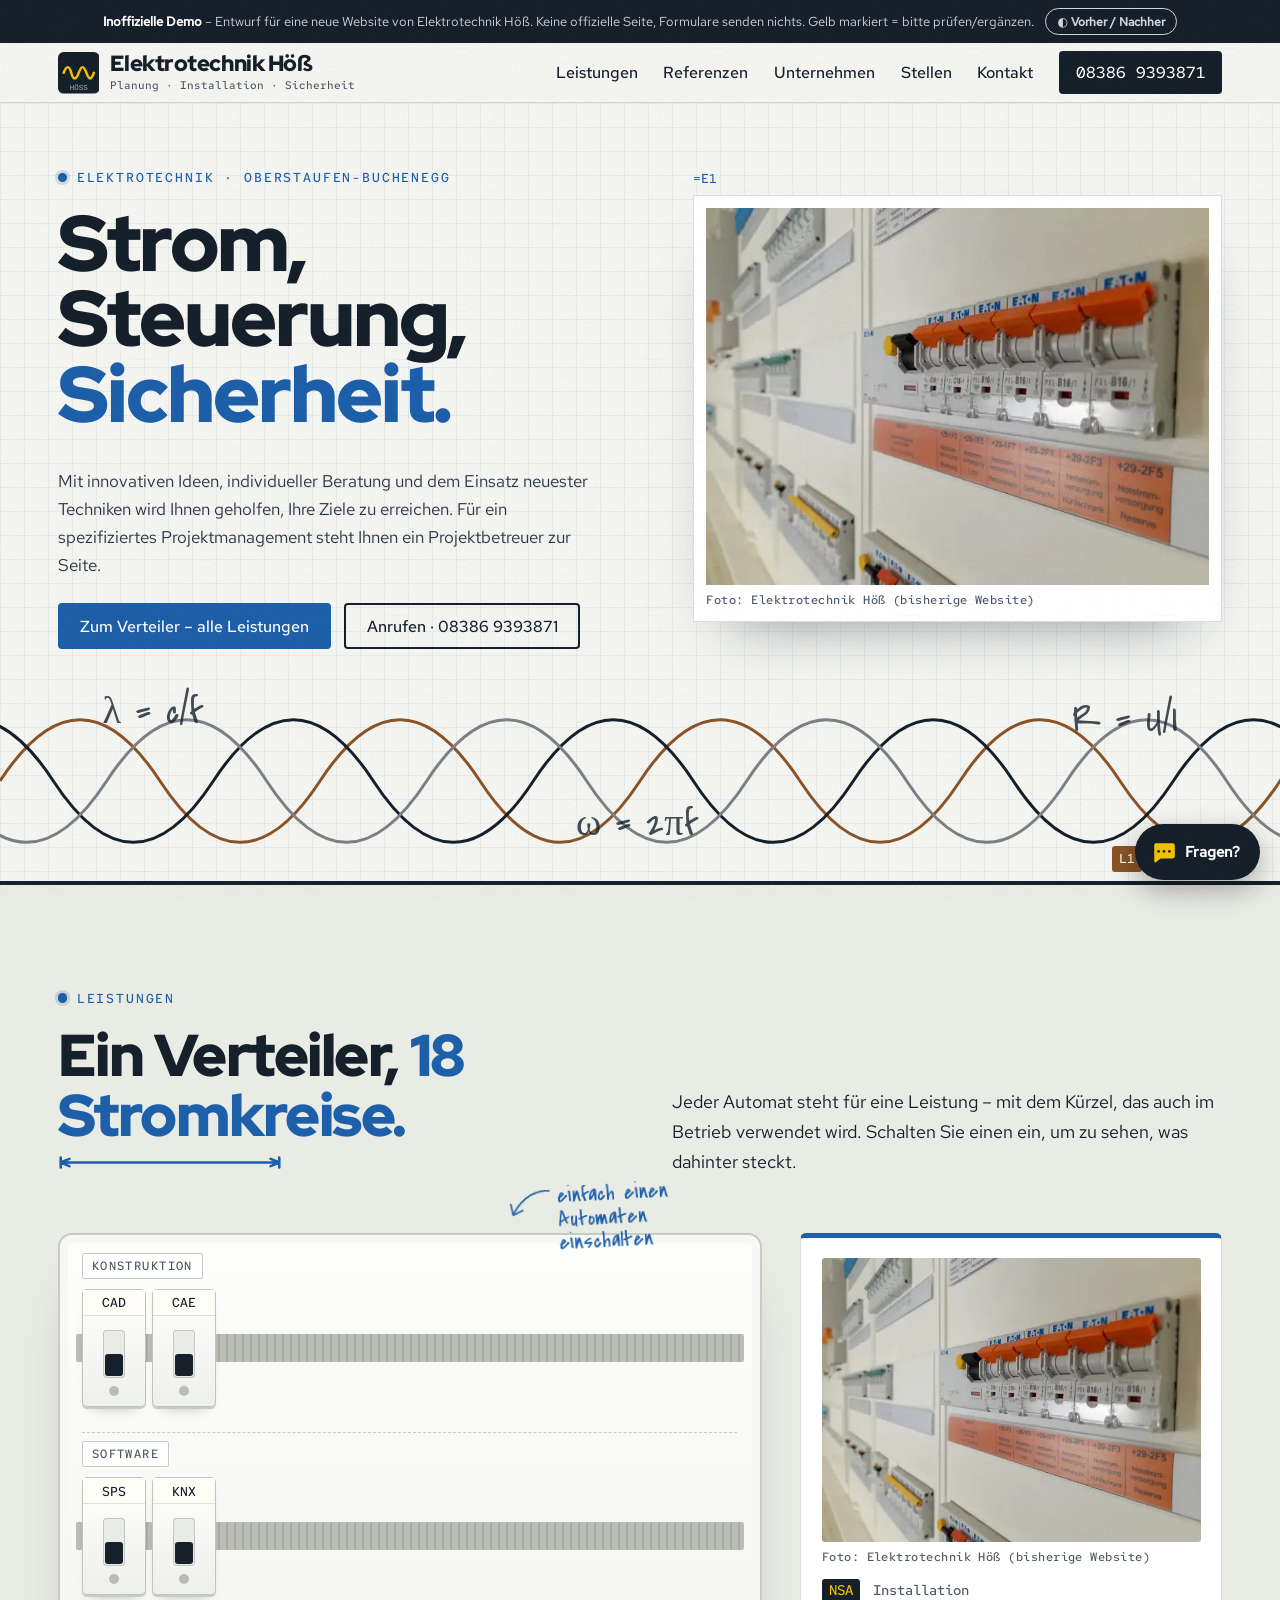
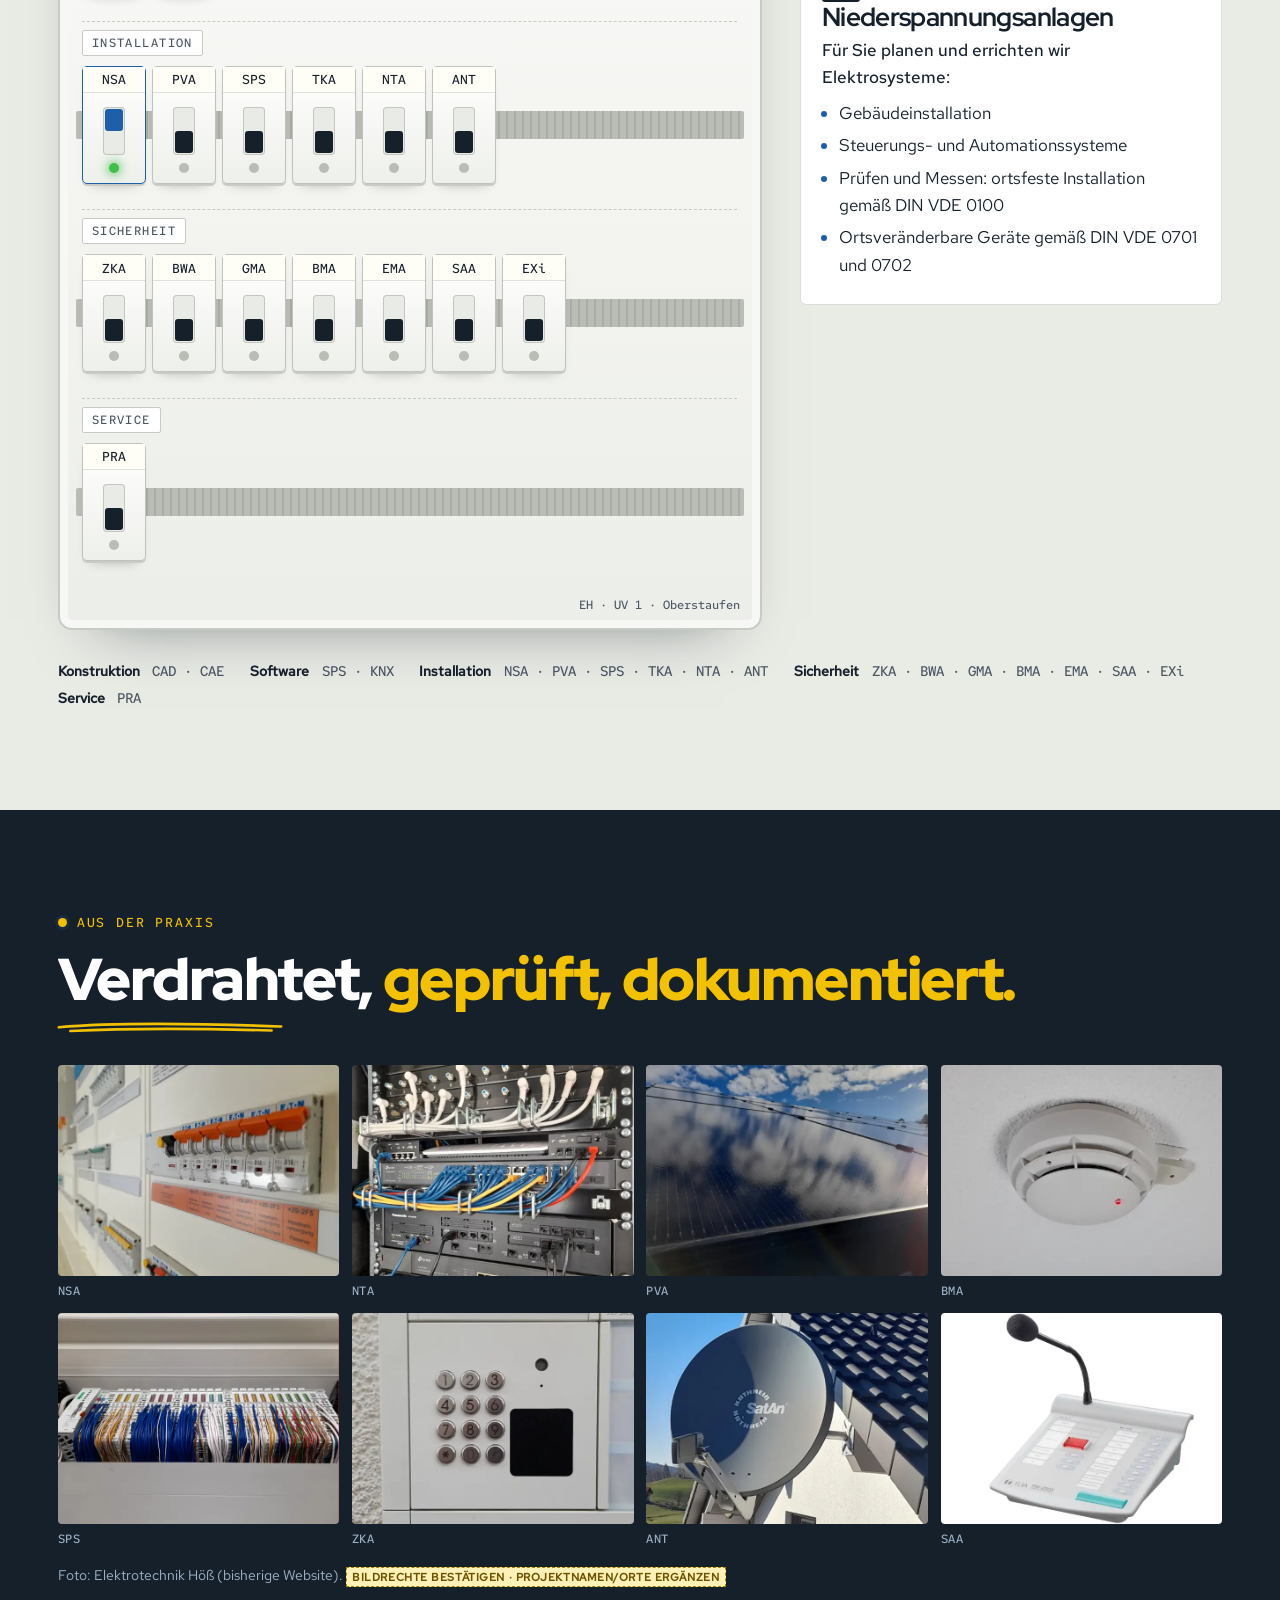
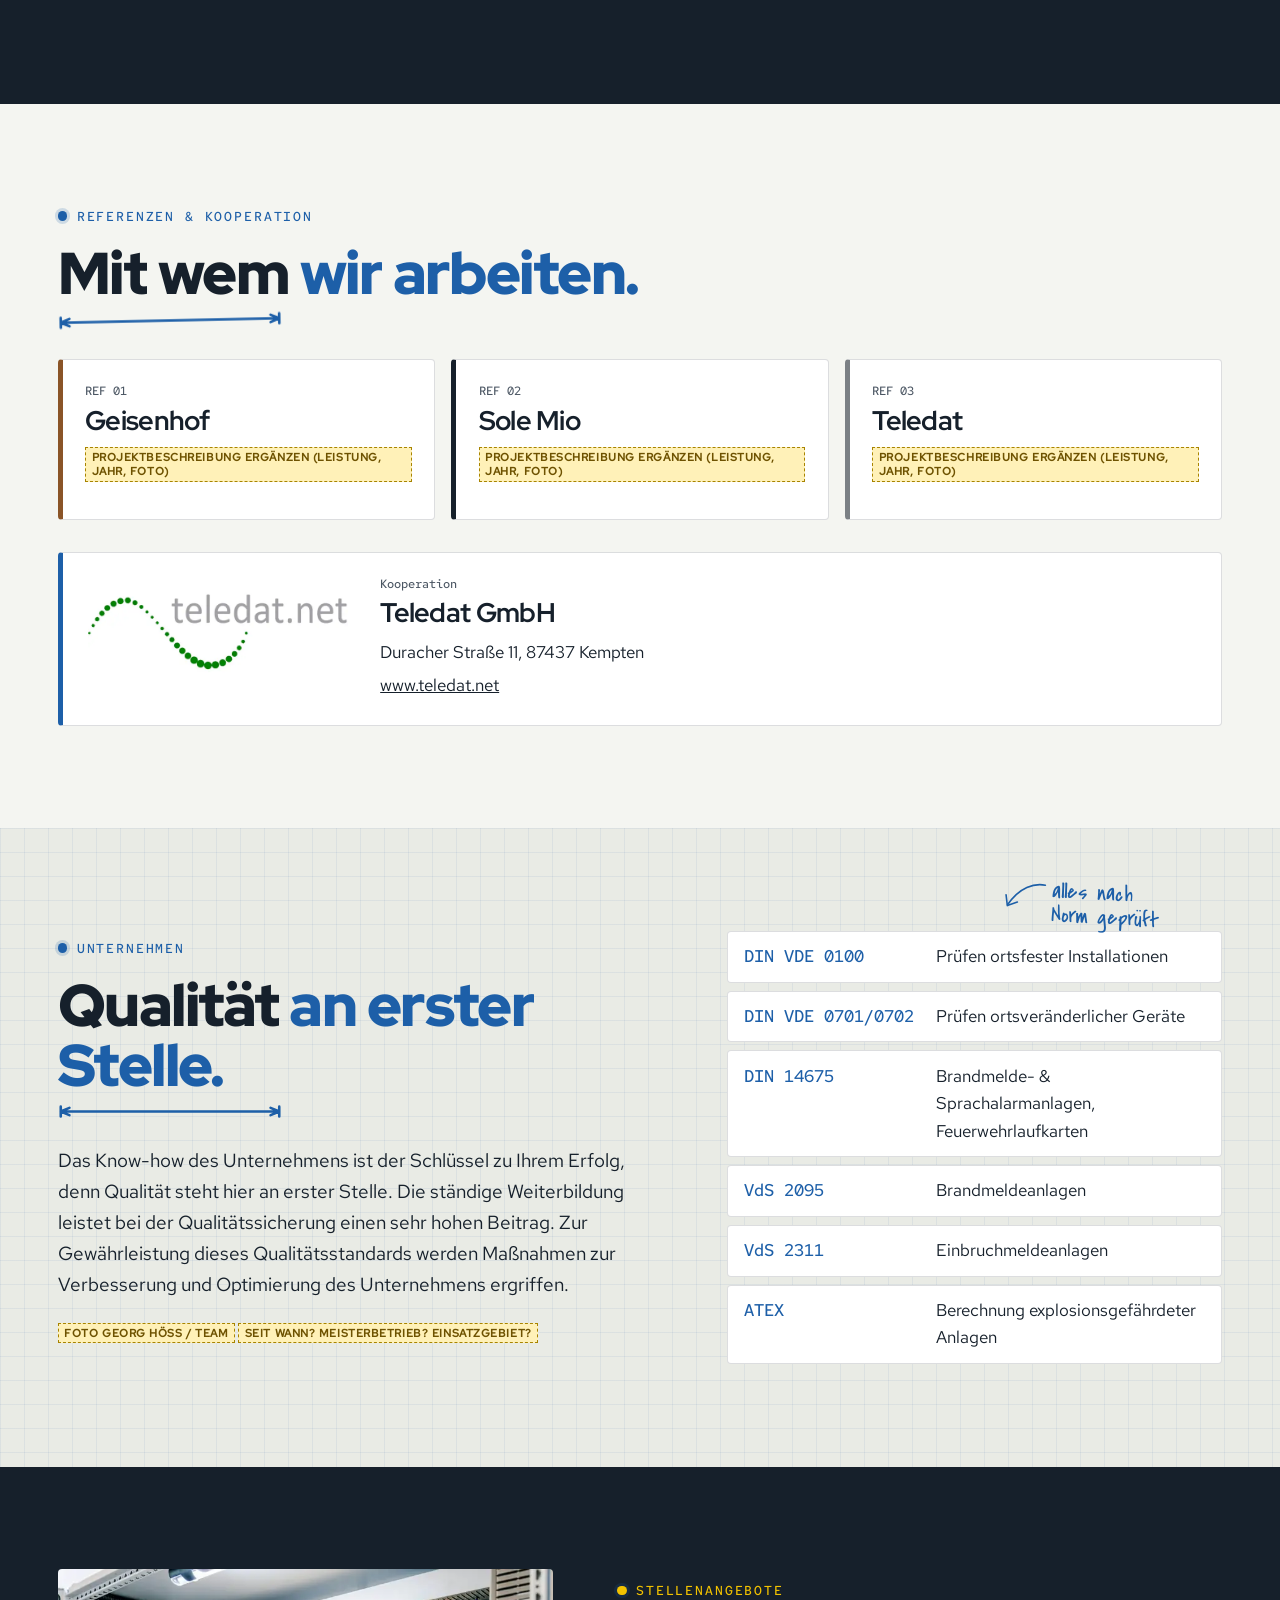
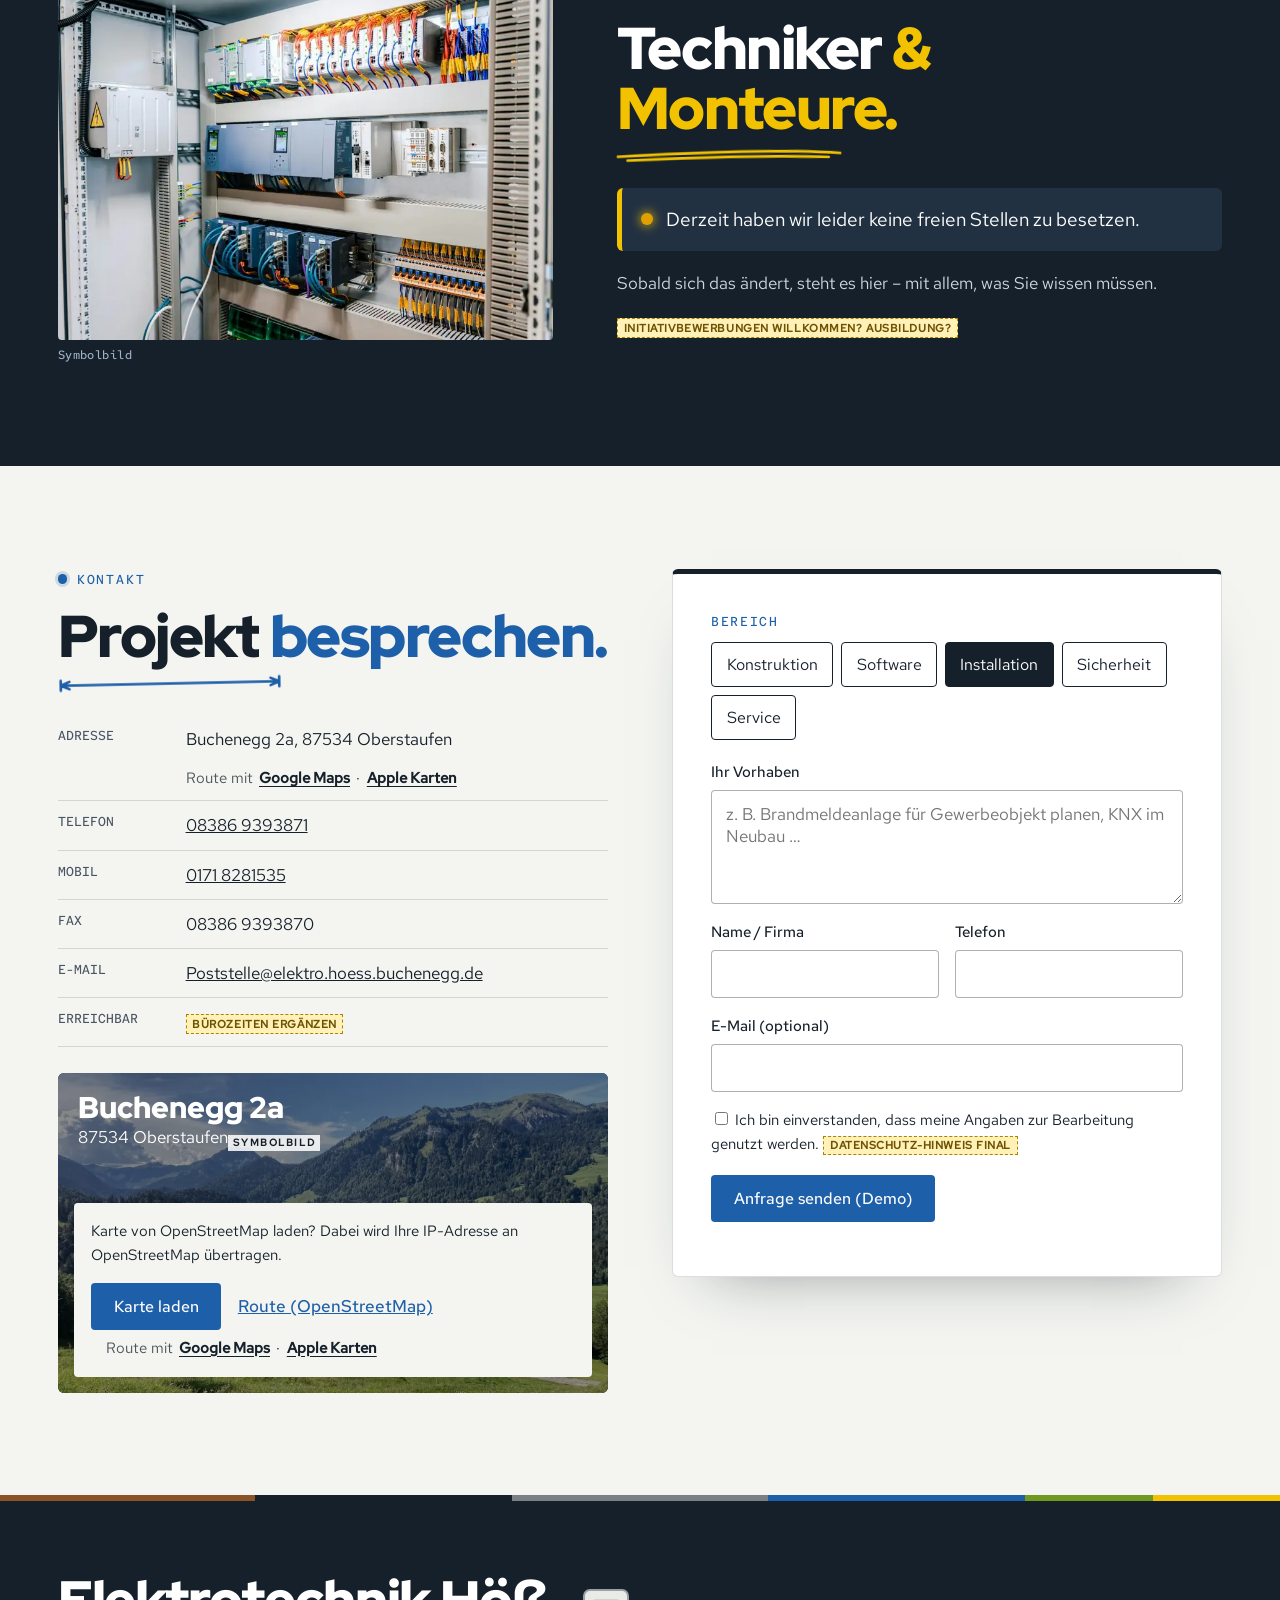
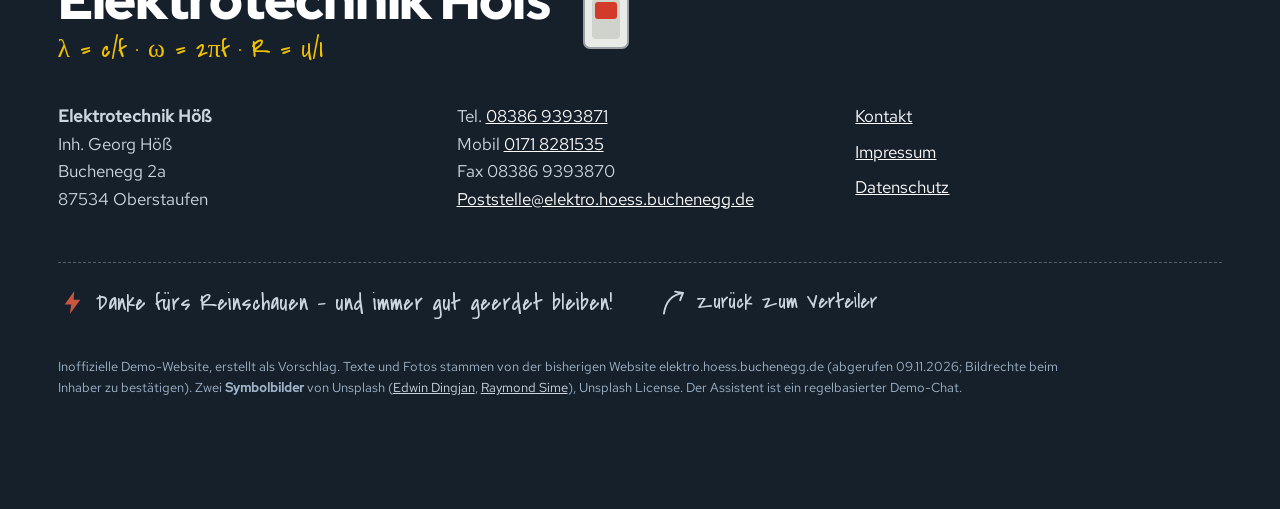
<file: index.html>
<!doctype html>
<html lang="de">
<head>
<meta charset="utf-8">
<meta name="viewport" content="width=device-width, initial-scale=1">
<title>Elektrotechnik Höß – Elektroplanung, Installation &amp; Sicherheitstechnik in Oberstaufen (Demo)</title>
<meta name="description" content="Elektrotechnik Höß, Buchenegg 2a, Oberstaufen: Konstruktion (CAD/CAE), SPS &amp; KNX, Elektroinstallation, Photovoltaik, Netzwerk, Brand- und Einbruchmeldeanlagen, Patientenruf.">
<meta name="robots" content="noindex, nofollow">
<link rel="icon" href="img/favicon.svg" type="image/svg+xml">
<link rel="alternate icon" href="img/favicon.png">
<link rel="preload" href="fonts/red-hat-display-latin-900-normal.woff2" as="font" type="font/woff2" crossorigin>
<!--plus--><link rel="preload" href="fonts/red-hat-text-latin-400-normal.woff2" as="font" type="font/woff2" crossorigin><!--/plus-->
<link rel="stylesheet" href="css/bundle.css">
<link rel="stylesheet" href="chatbot/chatbot.css" media="print" onload="this.media='all'"><noscript><link rel="stylesheet" href="chatbot/chatbot.css"></noscript>
<!--liebe--><!--/liebe-->

<script>document.documentElement.classList.add('js')</script>
<script>try{if(!matchMedia('(prefers-reduced-motion: reduce)').matches&&!sessionStorage.getItem('demo-intro'))document.documentElement.classList.add('intro-on')}catch(e){}</script>
<script type="application/ld+json">{"@context":"https://schema.org","@type":"Electrician","name":"Elektrotechnik Höß","founder":"Georg Höß","description":"Elektrotechnik: Konstruktion (CAD/CAE), Software (SPS, KNX), Installation (Niederspannung, Photovoltaik, TK, Netzwerk, Antennen), Sicherheitstechnik (BMA, EMA, ZKA, SAA) und Service","address":{"@type":"PostalAddress","streetAddress":"Buchenegg 2a","postalCode":"87534","addressLocality":"Oberstaufen","addressCountry":"DE"},"telephone":"+49 8386 9393871","faxNumber":"+49 8386 9393870","email":"Poststelle@elektro.hoess.buchenegg.de","geo":{"@type":"GeoCoordinates","latitude":47.537392,"longitude":10.0424449}}</script>
<!--plus--><meta property="og:type" content="website"><meta property="og:locale" content="de_DE"><meta property="og:site_name" content="Elektrotechnik Höß"><meta property="og:title" content="Elektrotechnik Höß – Elektroplanung, Installation &amp; Sicherheitstechnik in Oberstaufen (Demo)"><meta property="og:description" content="Elektrotechnik Höß, Buchenegg 2a, Oberstaufen: Konstruktion (CAD/CAE), SPS &amp; KNX, Elektroinstallation, Photovoltaik, Netzwerk, Brand- und Einbruchmeldeanlagen, Patientenruf."><meta property="og:url" content="https://ni1303.github.io/demo-elektrotechnik-hoess/"><meta property="og:image" content="https://ni1303.github.io/demo-elektrotechnik-hoess/img/og.jpg"><meta property="og:image:width" content="1200"><meta property="og:image:height" content="630"><meta property="og:image:alt" content="Elektrotechnik Höß – Elektroplanung, Installation und Sicherheitstechnik in Oberstaufen (Demo-Entwurf)"><meta name="twitter:card" content="summary_large_image"><link rel="apple-touch-icon" href="img/apple-touch-icon.png"><meta name="theme-color" content="#16202b"><link rel="stylesheet" href="css/plus.css" media="print" onload="this.media='all'"><noscript></noscript><!--/plus-->
<!--plus--><style>.pl-vn-btn{margin-left:.7rem;padding:.25rem .7rem;border:1px solid currentColor;border-radius:999px;background:transparent;color:inherit;font:inherit;font-size:.92em;font-weight:600;cursor:pointer;white-space:nowrap}</style><!--/plus-->
</head>
<body id="top" data-fx data-cursor>
<div class="intro" data-intro="1400" role="presentation">
  <div class="intro-in"><div class="i-switch" aria-hidden="true"><span></span></div><p class="intro-name">Elektrotechnik Höß</p><p class="intro-sub">Strom an.</p></div>
  <button class="intro-skip" type="button">Überspringen</button>
</div>
<div class="phase-ind" data-chapter-ind aria-hidden="true"><span class="pi-led"></span><span class="pi-no mono" data-ch-no>L1</span><span class="pi-l" data-ch-label>Leistungen</span></div>
<div class="demo-banner" role="note"><strong>Inoffizielle Demo</strong> – Entwurf für eine neue Website von Elektrotechnik Höß. Keine offizielle Seite, Formulare senden nichts. Gelb markiert = bitte prüfen/ergänzen.<!--plus--><button type="button" class="pl-vn-btn" aria-haspopup="dialog"><span aria-hidden="true">◐</span> Vorher / Nachher</button><!--/plus--></div>
<header class="site-header">
  <a class="brand" href="index.html#top"><svg class="logo-mark" viewBox="0 0 44 44" aria-hidden="true"><rect width="44" height="44" rx="6" fill="#16202b"/><path d="M6 22c3-8 6-8 8 0s5 8 8 0 5-8 8 0 5 8 8 0" fill="none" stroke="#f2c200" stroke-width="2.6" stroke-linecap="round"/><text x="22" y="40" text-anchor="middle" font-family="monospace" font-size="8" fill="#9fb3c8">HÖSS</text></svg><span class="brand-t"><b>Elektrotechnik Höß</b><small>Planung · Installation · Sicherheit</small></span></a>
  <nav class="nav" aria-label="Hauptnavigation">
    <button class="nav-toggle" aria-expanded="false" aria-controls="nav-list"><span class="sr-only">Menü</span><span></span><span></span><span></span></button>
    <ul id="nav-list">
      <li><a href="index.html#leistungen">Leistungen</a></li><li><a href="index.html#referenzen">Referenzen</a></li><li><a href="index.html#unternehmen">Unternehmen</a></li><li><a href="index.html#stellen">Stellen</a></li><li><a href="index.html#kontakt">Kontakt</a></li>
      <li class="nav-tel"><a href="tel:+4983869393871">08386 9393871</a></li>
    </ul>
  </nav>
</header>
<main>
<section class="hero" data-hero data-chapter="Start" data-ch-no="00">
  <div class="wrap hero-grid">
    <div class="hero-text">
      <p class="kicker mono">Elektrotechnik · Oberstaufen-Buchenegg</p>
      <h1 data-split>Strom, Steuerung, <em>Sicherheit.</em></h1>
      <p class="lead">Mit innovativen Ideen, individueller Beratung und dem Einsatz neuester Techniken wird Ihnen geholfen, Ihre Ziele zu erreichen. Für ein spezifiziertes Projektmanagement steht Ihnen ein Projektbetreuer zur Seite.</p>
      <div class="hero-cta">
        <a class="btn magnetic" href="#leistungen">Zum Verteiler – alle Leistungen</a>
        <a class="btn btn-line" href="tel:+4983869393871">Anrufen · 08386 9393871</a>
      </div>
    </div>
    <figure class="hero-photo" data-clip style="--clip-bg:#f4f5f1"><img src="img/installation-nsa-800.webp" srcset="img/installation-nsa-800.webp 640w, img/installation-nsa.webp 1000w" sizes="(min-width:900px) 44vw, 92vw" alt="Unterverteilung mit Sicherungsautomaten" width="1000" height="750" fetchpriority="high" decoding="async"><figcaption>Foto: Elektrotechnik Höß (bisherige Website)</figcaption></figure>
  </div>
  <div class="wave-wrap"><svg class="waves" viewBox="0 0 1200 220" preserveAspectRatio="none" aria-hidden="true">
  <g class="wv wv1"><path d="M0 110 C 50 20 100 20 150 110 S 250 200 300 110 S 400 20 450 110 S 550 200 600 110 S 700 20 750 110 S 850 200 900 110 S 1000 20 1050 110 S 1150 200 1200 110 S 1300 20 1350 110 S 1450 200 1500 110 S 1600 20 1650 110 S 1750 200 1800 110"/></g>
  <g class="wv wv2"><path d="M0 110 C 50 20 100 20 150 110 S 250 200 300 110 S 400 20 450 110 S 550 200 600 110 S 700 20 750 110 S 850 200 900 110 S 1000 20 1050 110 S 1150 200 1200 110 S 1300 20 1350 110 S 1450 200 1500 110 S 1600 20 1650 110 S 1750 200 1800 110"/></g>
  <g class="wv wv3"><path d="M0 110 C 50 20 100 20 150 110 S 250 200 300 110 S 400 20 450 110 S 550 200 600 110 S 700 20 750 110 S 850 200 900 110 S 1000 20 1050 110 S 1150 200 1200 110 S 1300 20 1350 110 S 1450 200 1500 110 S 1600 20 1650 110 S 1750 200 1800 110"/></g>
</svg><span class="f f1">λ = c/f</span><span class="f f2">ω = 2πf</span><span class="f f3">R = U/I</span><span class="phases mono"><i class="l1">L1</i><i class="l2">L2</i><i class="l3">L3</i></span></div>
</section>

<section id="leistungen" class="leistungen" data-chapter="Leistungen" data-ch-no="L1">
  <div class="wrap">
    <div class="l-head">
      <div><p class="kicker mono">Leistungen</p>
      <h2 data-split>Ein Verteiler, <em>18 Stromkreise.</em></h2></div>
      <p class="intro-p">Jeder Automat steht für eine Leistung – mit dem Kürzel, das auch im Betrieb verwendet wird. Schalten Sie einen ein, um zu sehen, was dahinter steckt.</p>
    </div>
    <div class="board">
      <div class="verteiler" role="group" aria-label="Leistungen als Sicherungsautomaten">
      <div class="rail" data-g="konstruktion">
        <p class="strip"><span>Konstruktion</span></p>
        <div class="brks"><button type="button" class="brk" data-brk="konstruktion-cad" aria-pressed="false" aria-controls="brk-panel"><span class="b-code">CAD</span><span class="b-body"><span class="b-lever" aria-hidden="true"></span><span class="b-led" aria-hidden="true"></span></span><span class="sr-only">Computer-Aided Design – Details anzeigen</span></button><button type="button" class="brk" data-brk="konstruktion-cae" aria-pressed="false" aria-controls="brk-panel"><span class="b-code">CAE</span><span class="b-body"><span class="b-lever" aria-hidden="true"></span><span class="b-led" aria-hidden="true"></span></span><span class="sr-only">Computer-Aided Engineering – Details anzeigen</span></button></div>
      </div>
      <div class="rail" data-g="software">
        <p class="strip"><span>Software</span></p>
        <div class="brks"><button type="button" class="brk" data-brk="software-sps" aria-pressed="false" aria-controls="brk-panel"><span class="b-code">SPS</span><span class="b-body"><span class="b-lever" aria-hidden="true"></span><span class="b-led" aria-hidden="true"></span></span><span class="sr-only">Speicherprogrammierbare Steuerungen – Details anzeigen</span></button><button type="button" class="brk" data-brk="software-knx" aria-pressed="false" aria-controls="brk-panel"><span class="b-code">KNX</span><span class="b-body"><span class="b-lever" aria-hidden="true"></span><span class="b-led" aria-hidden="true"></span></span><span class="sr-only">Bus-System KNX – Details anzeigen</span></button></div>
      </div>
      <div class="rail" data-g="installation">
        <p class="strip"><span>Installation</span></p>
        <div class="brks"><button type="button" class="brk on" data-brk="installation-nsa" aria-pressed="true" aria-controls="brk-panel"><span class="b-code">NSA</span><span class="b-body"><span class="b-lever" aria-hidden="true"></span><span class="b-led" aria-hidden="true"></span></span><span class="sr-only">Niederspannungsanlagen – Details anzeigen</span></button><button type="button" class="brk" data-brk="installation-pva" aria-pressed="false" aria-controls="brk-panel"><span class="b-code">PVA</span><span class="b-body"><span class="b-lever" aria-hidden="true"></span><span class="b-led" aria-hidden="true"></span></span><span class="sr-only">Photovoltaik-Anlagen – Details anzeigen</span></button><button type="button" class="brk" data-brk="installation-sps" aria-pressed="false" aria-controls="brk-panel"><span class="b-code">SPS</span><span class="b-body"><span class="b-lever" aria-hidden="true"></span><span class="b-led" aria-hidden="true"></span></span><span class="sr-only">Steuerungs- &amp; Automatisierungsanlagen – Details anzeigen</span></button><button type="button" class="brk" data-brk="installation-tka" aria-pressed="false" aria-controls="brk-panel"><span class="b-code">TKA</span><span class="b-body"><span class="b-lever" aria-hidden="true"></span><span class="b-led" aria-hidden="true"></span></span><span class="sr-only">Kommunikationsanlagen – Details anzeigen</span></button><button type="button" class="brk" data-brk="installation-nta" aria-pressed="false" aria-controls="brk-panel"><span class="b-code">NTA</span><span class="b-body"><span class="b-lever" aria-hidden="true"></span><span class="b-led" aria-hidden="true"></span></span><span class="sr-only">Netzwerkanlagen – Details anzeigen</span></button><button type="button" class="brk" data-brk="installation-ant" aria-pressed="false" aria-controls="brk-panel"><span class="b-code">ANT</span><span class="b-body"><span class="b-lever" aria-hidden="true"></span><span class="b-led" aria-hidden="true"></span></span><span class="sr-only">Antennenanlagen – Details anzeigen</span></button></div>
      </div>
      <div class="rail" data-g="sicherheit">
        <p class="strip"><span>Sicherheit</span></p>
        <div class="brks"><button type="button" class="brk" data-brk="sicherheit-zka" aria-pressed="false" aria-controls="brk-panel"><span class="b-code">ZKA</span><span class="b-body"><span class="b-lever" aria-hidden="true"></span><span class="b-led" aria-hidden="true"></span></span><span class="sr-only">Zutrittskontrollanlagen – Details anzeigen</span></button><button type="button" class="brk" data-brk="sicherheit-bwa" aria-pressed="false" aria-controls="brk-panel"><span class="b-code">BWA</span><span class="b-body"><span class="b-lever" aria-hidden="true"></span><span class="b-led" aria-hidden="true"></span></span><span class="sr-only">Brandwarnanlagen – Details anzeigen</span></button><button type="button" class="brk" data-brk="sicherheit-gma" aria-pressed="false" aria-controls="brk-panel"><span class="b-code">GMA</span><span class="b-body"><span class="b-lever" aria-hidden="true"></span><span class="b-led" aria-hidden="true"></span></span><span class="sr-only">Gefahrenmeldeanlagen – Details anzeigen</span></button><button type="button" class="brk" data-brk="sicherheit-bma" aria-pressed="false" aria-controls="brk-panel"><span class="b-code">BMA</span><span class="b-body"><span class="b-lever" aria-hidden="true"></span><span class="b-led" aria-hidden="true"></span></span><span class="sr-only">Brandmeldeanlagen – Details anzeigen</span></button><button type="button" class="brk" data-brk="sicherheit-ema" aria-pressed="false" aria-controls="brk-panel"><span class="b-code">EMA</span><span class="b-body"><span class="b-lever" aria-hidden="true"></span><span class="b-led" aria-hidden="true"></span></span><span class="sr-only">Einbruchmeldeanlagen – Details anzeigen</span></button><button type="button" class="brk" data-brk="sicherheit-saa" aria-pressed="false" aria-controls="brk-panel"><span class="b-code">SAA</span><span class="b-body"><span class="b-lever" aria-hidden="true"></span><span class="b-led" aria-hidden="true"></span></span><span class="sr-only">Sprachalarmierungs- &amp; Lautsprecheranlagen (SAA/ELA) – Details anzeigen</span></button><button type="button" class="brk" data-brk="sicherheit-exi" aria-pressed="false" aria-controls="brk-panel"><span class="b-code">EXi</span><span class="b-body"><span class="b-lever" aria-hidden="true"></span><span class="b-led" aria-hidden="true"></span></span><span class="sr-only">Explosionsgefährdete Anlagen (EXi &amp; ATEX) – Details anzeigen</span></button></div>
      </div>
      <div class="rail" data-g="service">
        <p class="strip"><span>Service</span></p>
        <div class="brks"><button type="button" class="brk" data-brk="service-pra" aria-pressed="false" aria-controls="brk-panel"><span class="b-code">PRA</span><span class="b-body"><span class="b-lever" aria-hidden="true"></span><span class="b-led" aria-hidden="true"></span></span><span class="sr-only">Patientenrufanlagen – Details anzeigen</span></button></div>
      </div>
        <p class="v-plate mono">EH · UV 1 · Oberstaufen</p>
      </div>
      <div class="panel" id="brk-panel" aria-live="polite" data-panel><figure class="p-img"><img src="img/installation-nsa-800.webp" srcset="img/installation-nsa-800.webp 640w, img/installation-nsa.webp 1000w" sizes="(min-width:1100px) 30vw, 92vw" alt="Unterverteilung mit Sicherungsautomaten" width="1000" height="750" loading="lazy" decoding="async"><figcaption>Foto: Elektrotechnik Höß (bisherige Website)</figcaption></figure><p class="p-kick"><span class="p-code">NSA</span> Installation</p><h3>Niederspannungsanlagen</h3><p class="p-verb">Für Sie planen und errichten wir Elektrosysteme:</p><ul class="p-list"><li>Gebäudeinstallation</li><li>Steuerungs- und Automationssysteme</li><li>Prüfen und Messen: ortsfeste Installation gemäß DIN VDE 0100</li><li>Ortsveränderbare Geräte gemäß DIN VDE 0701 und 0702</li></ul></div>
    </div>
    <ul class="overview"><li><b>Konstruktion</b> CAD · CAE</li><li><b>Software</b> SPS · KNX</li><li><b>Installation</b> NSA · PVA · SPS · TKA · NTA · ANT</li><li><b>Sicherheit</b> ZKA · BWA · GMA · BMA · EMA · SAA · EXi</li><li><b>Service</b> PRA</li></ul>
  </div>
  <script type="application/json" id="brk-data">{"konstruktion-cad": {"html": "<figure class=\"p-img\"><img src=\"img/konstruktion-cad-800.webp\" srcset=\"img/konstruktion-cad-800.webp 640w, img/konstruktion-cad.webp 1000w\" sizes=\"(min-width:1100px) 30vw, 92vw\" alt=\"CAD-Grundriss mit Symbolen für technische Planung\" width=\"1000\" height=\"750\" loading=\"lazy\" decoding=\"async\"><figcaption>Foto: Elektrotechnik Höß (bisherige Website)<\/figcaption><\/figure><p class=\"p-kick\"><span class=\"p-code\">CAD<\/span> Konstruktion<\/p><h3>Computer-Aided Design<\/h3><p class=\"p-verb\">Für Sie erstellen wir Konstruktionen:<\/p><ul class=\"p-list\"><li>Grundrisse für technische Planungen<\/li><li>Detailzeichnungen für Geräte und Systeme<\/li><li>Pläne und Unterlagen für Sicherheitssysteme<\/li><li>Feuerwehrlaufkarten nach DIN 14675 und TAB<\/li><\/ul>"}, "konstruktion-cae": {"html": "<figure class=\"p-img\"><img src=\"img/konstruktion-cae-800.webp\" srcset=\"img/konstruktion-cae-800.webp 640w, img/konstruktion-cae.webp 1000w\" sizes=\"(min-width:1100px) 30vw, 92vw\" alt=\"CAE-Schaltplan am Bildschirm\" width=\"1000\" height=\"750\" loading=\"lazy\" decoding=\"async\"><figcaption>Foto: Elektrotechnik Höß (bisherige Website)<\/figcaption><\/figure><p class=\"p-kick\"><span class=\"p-code\">CAE<\/span> Konstruktion<\/p><h3>Computer-Aided Engineering<\/h3><p class=\"p-verb\">Für Sie erstellen wir Schaltpläne bis 1000 VAC und 1200 A:<\/p><ul class=\"p-list\"><li>Verteilungen der Elektroinstallation<\/li><li>Schaltschränke zur Regelung und Steuerung<\/li><li>Definition von Leitungen, Geräten und Verlegearten<\/li><li>Automationssysteme<\/li><\/ul>"}, "software-sps": {"html": "<figure class=\"p-img\"><img src=\"img/software-sps-800.webp\" srcset=\"img/software-sps-800.webp 640w, img/software-sps.webp 1000w\" sizes=\"(min-width:1100px) 30vw, 92vw\" alt=\"SPS-Programmierung am Bildschirm\" width=\"1000\" height=\"750\" loading=\"lazy\" decoding=\"async\"><figcaption>Foto: Elektrotechnik Höß (bisherige Website)<\/figcaption><\/figure><p class=\"p-kick\"><span class=\"p-code\">SPS<\/span> Software<\/p><h3>Speicherprogrammierbare Steuerungen<\/h3><p class=\"p-verb\">Für Sie programmieren wir Steuerungssysteme:<\/p><ul class=\"p-list\"><li>Kleinsteuerungen, wie Siemens Logo!<\/li><li>Modulare Steuerungen, wie Wago per CoDeSys<\/li><\/ul>"}, "software-knx": {"html": "<figure class=\"p-img\"><img src=\"img/software-knx-800.webp\" srcset=\"img/software-knx-800.webp 640w, img/software-knx.webp 1000w\" sizes=\"(min-width:1100px) 30vw, 92vw\" alt=\"KNX-Projektierung in der ETS-Software\" width=\"1000\" height=\"750\" loading=\"lazy\" decoding=\"async\"><figcaption>Foto: Elektrotechnik Höß (bisherige Website)<\/figcaption><\/figure><p class=\"p-kick\"><span class=\"p-code\">KNX<\/span> Software<\/p><h3>Bus-System KNX<\/h3><p class=\"p-verb\">Für Sie programmieren wir Bussysteme:<\/p><ul class=\"p-list\"><li>Gebäudesysteme, wie KNX<\/li><\/ul>"}, "installation-nsa": {"html": "<figure class=\"p-img\"><img src=\"img/installation-nsa-800.webp\" srcset=\"img/installation-nsa-800.webp 640w, img/installation-nsa.webp 1000w\" sizes=\"(min-width:1100px) 30vw, 92vw\" alt=\"Unterverteilung mit Sicherungsautomaten\" width=\"1000\" height=\"750\" loading=\"lazy\" decoding=\"async\"><figcaption>Foto: Elektrotechnik Höß (bisherige Website)<\/figcaption><\/figure><p class=\"p-kick\"><span class=\"p-code\">NSA<\/span> Installation<\/p><h3>Niederspannungsanlagen<\/h3><p class=\"p-verb\">Für Sie planen und errichten wir Elektrosysteme:<\/p><ul class=\"p-list\"><li>Gebäudeinstallation<\/li><li>Steuerungs- und Automationssysteme<\/li><li>Prüfen und Messen: ortsfeste Installation gemäß DIN VDE 0100<\/li><li>Ortsveränderbare Geräte gemäß DIN VDE 0701 und 0702<\/li><\/ul>"}, "installation-pva": {"html": "<figure class=\"p-img\"><img src=\"img/installation-pva-800.webp\" srcset=\"img/installation-pva-800.webp 640w, img/installation-pva.webp 1000w\" sizes=\"(min-width:1100px) 30vw, 92vw\" alt=\"Photovoltaik-Module vor blauem Himmel\" width=\"1000\" height=\"750\" loading=\"lazy\" decoding=\"async\"><figcaption>Foto: Elektrotechnik Höß (bisherige Website)<\/figcaption><\/figure><p class=\"p-kick\"><span class=\"p-code\">PVA<\/span> Installation<\/p><h3>Photovoltaik-Anlagen<\/h3><p class=\"p-verb\">Für Sie planen und errichten wir Elektrosysteme:<\/p><ul class=\"p-list\"><li>Photovoltaiksysteme<\/li><\/ul>"}, "installation-sps": {"html": "<figure class=\"p-img\"><img src=\"img/installation-sps-800.webp\" srcset=\"img/installation-sps-800.webp 640w, img/installation-sps.webp 1000w\" sizes=\"(min-width:1100px) 30vw, 92vw\" alt=\"Schaltschrank mit Reihenklemmen und Verdrahtung\" width=\"1000\" height=\"750\" loading=\"lazy\" decoding=\"async\"><figcaption>Foto: Elektrotechnik Höß (bisherige Website)<\/figcaption><\/figure><p class=\"p-kick\"><span class=\"p-code\">SPS<\/span> Installation<\/p><h3>Steuerungs- &amp; Automatisierungsanlagen<\/h3><p class=\"p-verb\">Für Sie planen und errichten wir Steuerungs- &amp; Automatisierungssysteme:<\/p><ul class=\"p-list\"><li>Gebäudesteuerung und -regelung<\/li><li>Anlagen<\/li><\/ul>"}, "installation-tka": {"html": "<figure class=\"p-img\"><img src=\"img/installation-tka-800.webp\" srcset=\"img/installation-tka-800.webp 640w, img/installation-tka.webp 1000w\" sizes=\"(min-width:1100px) 30vw, 92vw\" alt=\"Systemtelefon einer TK-Anlage\" width=\"1000\" height=\"750\" loading=\"lazy\" decoding=\"async\"><figcaption>Foto: Elektrotechnik Höß (bisherige Website)<\/figcaption><\/figure><p class=\"p-kick\"><span class=\"p-code\">TKA<\/span> Installation<\/p><h3>Kommunikationsanlagen<\/h3><p class=\"p-verb\">Für Sie planen und errichten wir Telekommunikationssysteme:<\/p><ul class=\"p-list\"><li>TK-Anlagen von Panasonic<\/li><li>TK-Anlagen von Agfeo<\/li><li>TK-Anlagen von Auerswald<\/li><\/ul>"}, "installation-nta": {"html": "<figure class=\"p-img\"><img src=\"img/installation-nta-800.webp\" srcset=\"img/installation-nta-800.webp 640w, img/installation-nta.webp 1000w\" sizes=\"(min-width:1100px) 30vw, 92vw\" alt=\"Serverschrank mit Patchfeld und Netzwerkkabeln\" width=\"1000\" height=\"750\" loading=\"lazy\" decoding=\"async\"><figcaption>Foto: Elektrotechnik Höß (bisherige Website)<\/figcaption><\/figure><p class=\"p-kick\"><span class=\"p-code\">NTA<\/span> Installation<\/p><h3>Netzwerkanlagen<\/h3><p class=\"p-verb\">Für Sie planen und errichten wir Netzwerksysteme:<\/p><ul class=\"p-list\"><li>Netzwerkinstallationen<\/li><li>Serverschränke<\/li><li>Router und Switches<\/li><\/ul>"}, "installation-ant": {"html": "<figure class=\"p-img\"><img src=\"img/installation-ant-800.webp\" srcset=\"img/installation-ant-800.webp 640w, img/installation-ant.webp 1000w\" sizes=\"(min-width:1100px) 30vw, 92vw\" alt=\"Satellitenschüssel am Dach\" width=\"1000\" height=\"750\" loading=\"lazy\" decoding=\"async\"><figcaption>Foto: Elektrotechnik Höß (bisherige Website)<\/figcaption><\/figure><p class=\"p-kick\"><span class=\"p-code\">ANT<\/span> Installation<\/p><h3>Antennenanlagen<\/h3><p class=\"p-verb\">Für Sie planen und errichten wir Antennensysteme:<\/p><ul class=\"p-list\"><li>Terrestrischer Empfang<\/li><li>Satelliten-Empfang, auch von mehreren Satelliten<\/li><li>Breitband-Empfang<\/li><\/ul>"}, "sicherheit-zka": {"html": "<figure class=\"p-img\"><img src=\"img/sicherheit-zka-800.webp\" srcset=\"img/sicherheit-zka-800.webp 640w, img/sicherheit-zka.webp 1000w\" sizes=\"(min-width:1100px) 30vw, 92vw\" alt=\"Zutrittskontrolle mit Tastenfeld und Leser\" width=\"1000\" height=\"750\" loading=\"lazy\" decoding=\"async\"><figcaption>Foto: Elektrotechnik Höß (bisherige Website)<\/figcaption><\/figure><p class=\"p-kick\"><span class=\"p-code\">ZKA<\/span> Sicherheit<\/p><h3>Zutrittskontrollanlagen<\/h3><p class=\"p-verb\">Für Sie planen und errichten wir Zutrittssysteme:<\/p><ul class=\"p-list\"><li>Systeme von Telenot<\/li><li>Systeme von Jacky<\/li><\/ul>"}, "sicherheit-bwa": {"html": "<figure class=\"p-img\"><img src=\"img/sicherheit-rwa-800.webp\" srcset=\"img/sicherheit-rwa-800.webp 640w, img/sicherheit-rwa.webp 1000w\" sizes=\"(min-width:1100px) 30vw, 92vw\" alt=\"Rauchwarnmelder an der Decke\" width=\"1000\" height=\"750\" loading=\"lazy\" decoding=\"async\"><figcaption>Foto: Elektrotechnik Höß (bisherige Website)<\/figcaption><\/figure><p class=\"p-kick\"><span class=\"p-code\">BWA<\/span> Sicherheit<\/p><h3>Brandwarnanlagen<\/h3><p class=\"p-verb\">Für Sie planen und errichten wir Rauchwarnsysteme:<\/p><ul class=\"p-list\"><li>Systeme von Hekatron<\/li><\/ul>"}, "sicherheit-gma": {"html": "<figure class=\"p-img\"><img src=\"img/sicherheit-gma-800.webp\" srcset=\"img/sicherheit-gma-800.webp 640w, img/sicherheit-gma.webp 1000w\" sizes=\"(min-width:1100px) 30vw, 92vw\" alt=\"Platine einer Gefahrenmeldezentrale\" width=\"1000\" height=\"750\" loading=\"lazy\" decoding=\"async\"><figcaption>Foto: Elektrotechnik Höß (bisherige Website)<\/figcaption><\/figure><p class=\"p-kick\"><span class=\"p-code\">GMA<\/span> Sicherheit<\/p><h3>Gefahrenmeldeanlagen<\/h3><p class=\"p-verb\">Für Sie planen und errichten wir Gefahrenmeldesysteme:<\/p><ul class=\"p-list\"><li>Systeme von Telenot<\/li><\/ul>"}, "sicherheit-bma": {"html": "<figure class=\"p-img\"><img src=\"img/sicherheit-bma-800.webp\" srcset=\"img/sicherheit-bma-800.webp 640w, img/sicherheit-bma.webp 1000w\" sizes=\"(min-width:1100px) 30vw, 92vw\" alt=\"Brandmelder an der Decke\" width=\"1000\" height=\"750\" loading=\"lazy\" decoding=\"async\"><figcaption>Foto: Elektrotechnik Höß (bisherige Website)<\/figcaption><\/figure><p class=\"p-kick\"><span class=\"p-code\">BMA<\/span> Sicherheit<\/p><h3>Brandmeldeanlagen<\/h3><p class=\"p-verb\">Für Sie planen wir Brandmeldesysteme:<\/p><ul class=\"p-list\"><li>Montageplanung auf Basis des Brandschutzkonzeptes oder Vorgaben<\/li><li>Abstimmung aller ausführungsrelevanten Informationen<\/li><li>Erstellung der Feuerwehrlaufkarten nach DIN 14675 und TAB<\/li><li>Geprüft gemäß DIN 14675 und VdS 2095<\/li><\/ul>"}, "sicherheit-ema": {"html": "<figure class=\"p-img\"><img src=\"img/sicherheit-ema-800.webp\" srcset=\"img/sicherheit-ema-800.webp 640w, img/sicherheit-ema.webp 1000w\" sizes=\"(min-width:1100px) 30vw, 92vw\" alt=\"Bewegungsmelder einer Einbruchmeldeanlage\" width=\"1000\" height=\"750\" loading=\"lazy\" decoding=\"async\"><figcaption>Foto: Elektrotechnik Höß (bisherige Website)<\/figcaption><\/figure><p class=\"p-kick\"><span class=\"p-code\">EMA<\/span> Sicherheit<\/p><h3>Einbruchmeldeanlagen<\/h3><p class=\"p-verb\">Für Sie planen wir Einbruchmeldesysteme:<\/p><ul class=\"p-list\"><li>Montageplanung auf Basis der Versicherungsvorgaben<\/li><li>Abstimmung aller ausführungsrelevanten Informationen<\/li><li>Geprüft gemäß VdS 2311<\/li><\/ul>"}, "sicherheit-saa": {"html": "<figure class=\"p-img\"><img src=\"img/sicherheit-saa-800.webp\" srcset=\"img/sicherheit-saa-800.webp 640w, img/sicherheit-saa.webp 1000w\" sizes=\"(min-width:1100px) 30vw, 92vw\" alt=\"Sprechstelle einer Sprachalarmierungsanlage\" width=\"1000\" height=\"750\" loading=\"lazy\" decoding=\"async\"><figcaption>Foto: Elektrotechnik Höß (bisherige Website)<\/figcaption><\/figure><p class=\"p-kick\"><span class=\"p-code\">SAA<\/span> Sicherheit<\/p><h3>Sprachalarmierungs- &amp; Lautsprecheranlagen (SAA/ELA)<\/h3><p class=\"p-verb\">Für Sie planen wir Sprachalarmierungssysteme:<\/p><ul class=\"p-list\"><li>Montageplanung auf Basis des Brandschutzkonzeptes oder Vorgaben<\/li><li>Abstimmung aller ausführungsrelevanten Informationen<\/li><li>Geprüft gemäß DIN 14675<\/li><\/ul>"}, "sicherheit-exi": {"html": "<figure class=\"p-img\"><img src=\"img/sicherheit-exi-800.webp\" srcset=\"img/sicherheit-exi-800.webp 640w, img/sicherheit-exi.webp 1000w\" sizes=\"(min-width:1100px) 30vw, 92vw\" alt=\"Inhaltsfernanzeiger im Ex-Bereich\" width=\"1000\" height=\"750\" loading=\"lazy\" decoding=\"async\"><figcaption>Foto: Elektrotechnik Höß (bisherige Website)<\/figcaption><\/figure><p class=\"p-kick\"><span class=\"p-code\">EXi<\/span> Sicherheit<\/p><h3>Explosionsgefährdete Anlagen (EXi &amp; ATEX)<\/h3><p class=\"p-verb\">Für Sie planen wir besondere Installationen:<\/p><ul class=\"p-list\"><li>Berechnung von Ex- und ATEX-Installationen<\/li><\/ul>"}, "service-pra": {"html": "<figure class=\"p-img\"><img src=\"img/service-pra-800.webp\" srcset=\"img/service-pra-800.webp 640w, img/service-pra.webp 1000w\" sizes=\"(min-width:1100px) 30vw, 92vw\" alt=\"Patientenruf-Terminal\" width=\"1000\" height=\"750\" loading=\"lazy\" decoding=\"async\"><figcaption>Foto: Elektrotechnik Höß (bisherige Website)<\/figcaption><\/figure><p class=\"p-kick\"><span class=\"p-code\">PRA<\/span> Service<\/p><h3>Patientenrufanlagen<\/h3><p class=\"p-verb\">Für Sie servicieren wir Patientenrufsysteme:<\/p><ul class=\"p-list\"><li>Systeme von Ackermann<\/li><\/ul>"}}</script>
</section>

<section class="arbeit" data-chapter="Aus der Praxis" data-ch-no="L2">
  <div class="wrap">
    <p class="kicker mono k-light">Aus der Praxis</p>
    <h2 data-split>Verdrahtet, <em>geprüft, dokumentiert.</em></h2>
    <div class="gal"><figure class="g-item" data-reveal><a href="img/installation-nsa.webp" data-lightbox="arbeit" data-caption="Unterverteilung mit Sicherungsautomaten – Foto: Elektrotechnik Höß (bisherige Website)" data-cursor-label="Ansehen"><img src="img/installation-nsa-800.webp" srcset="img/installation-nsa-800.webp 640w, img/installation-nsa.webp 1000w" sizes="(min-width:900px) 24vw, 50vw" alt="Unterverteilung mit Sicherungsautomaten" width="1000" height="750" loading="lazy" decoding="async"></a><figcaption><span class="mono">NSA</span></figcaption></figure><figure class="g-item" data-reveal><a href="img/installation-nta.webp" data-lightbox="arbeit" data-caption="Serverschrank mit Patchfeld und Netzwerkkabeln – Foto: Elektrotechnik Höß (bisherige Website)" data-cursor-label="Ansehen"><img src="img/installation-nta-800.webp" srcset="img/installation-nta-800.webp 640w, img/installation-nta.webp 1000w" sizes="(min-width:900px) 24vw, 50vw" alt="Serverschrank mit Patchfeld und Netzwerkkabeln" width="1000" height="750" loading="lazy" decoding="async"></a><figcaption><span class="mono">NTA</span></figcaption></figure><figure class="g-item" data-reveal><a href="img/installation-pva.webp" data-lightbox="arbeit" data-caption="Photovoltaik-Module vor blauem Himmel – Foto: Elektrotechnik Höß (bisherige Website)" data-cursor-label="Ansehen"><img src="img/installation-pva-800.webp" srcset="img/installation-pva-800.webp 640w, img/installation-pva.webp 1000w" sizes="(min-width:900px) 24vw, 50vw" alt="Photovoltaik-Module vor blauem Himmel" width="1000" height="750" loading="lazy" decoding="async"></a><figcaption><span class="mono">PVA</span></figcaption></figure><figure class="g-item" data-reveal><a href="img/sicherheit-bma.webp" data-lightbox="arbeit" data-caption="Brandmelder an der Decke – Foto: Elektrotechnik Höß (bisherige Website)" data-cursor-label="Ansehen"><img src="img/sicherheit-bma-800.webp" srcset="img/sicherheit-bma-800.webp 640w, img/sicherheit-bma.webp 1000w" sizes="(min-width:900px) 24vw, 50vw" alt="Brandmelder an der Decke" width="1000" height="750" loading="lazy" decoding="async"></a><figcaption><span class="mono">BMA</span></figcaption></figure><figure class="g-item" data-reveal><a href="img/installation-sps.webp" data-lightbox="arbeit" data-caption="Schaltschrank mit Reihenklemmen und Verdrahtung – Foto: Elektrotechnik Höß (bisherige Website)" data-cursor-label="Ansehen"><img src="img/installation-sps-800.webp" srcset="img/installation-sps-800.webp 640w, img/installation-sps.webp 1000w" sizes="(min-width:900px) 24vw, 50vw" alt="Schaltschrank mit Reihenklemmen und Verdrahtung" width="1000" height="750" loading="lazy" decoding="async"></a><figcaption><span class="mono">SPS</span></figcaption></figure><figure class="g-item" data-reveal><a href="img/sicherheit-zka.webp" data-lightbox="arbeit" data-caption="Zutrittskontrolle mit Tastenfeld und Leser – Foto: Elektrotechnik Höß (bisherige Website)" data-cursor-label="Ansehen"><img src="img/sicherheit-zka-800.webp" srcset="img/sicherheit-zka-800.webp 640w, img/sicherheit-zka.webp 1000w" sizes="(min-width:900px) 24vw, 50vw" alt="Zutrittskontrolle mit Tastenfeld und Leser" width="1000" height="750" loading="lazy" decoding="async"></a><figcaption><span class="mono">ZKA</span></figcaption></figure><figure class="g-item" data-reveal><a href="img/installation-ant.webp" data-lightbox="arbeit" data-caption="Satellitenschüssel am Dach – Foto: Elektrotechnik Höß (bisherige Website)" data-cursor-label="Ansehen"><img src="img/installation-ant-800.webp" srcset="img/installation-ant-800.webp 640w, img/installation-ant.webp 1000w" sizes="(min-width:900px) 24vw, 50vw" alt="Satellitenschüssel am Dach" width="1000" height="750" loading="lazy" decoding="async"></a><figcaption><span class="mono">ANT</span></figcaption></figure><figure class="g-item" data-reveal><a href="img/sicherheit-saa.webp" data-lightbox="arbeit" data-caption="Sprechstelle einer Sprachalarmierungsanlage – Foto: Elektrotechnik Höß (bisherige Website)" data-cursor-label="Ansehen"><img src="img/sicherheit-saa-800.webp" srcset="img/sicherheit-saa-800.webp 640w, img/sicherheit-saa.webp 1000w" sizes="(min-width:900px) 24vw, 50vw" alt="Sprechstelle einer Sprachalarmierungsanlage" width="1000" height="750" loading="lazy" decoding="async"></a><figcaption><span class="mono">SAA</span></figcaption></figure></div>
    <p class="small">Foto: Elektrotechnik Höß (bisherige Website). <span class="ph">Bildrechte bestätigen · Projektnamen/Orte ergänzen</span></p>
  </div>
</section>

<section id="referenzen" class="referenzen" data-chapter="Referenzen" data-ch-no="L3">
  <div class="wrap">
    <p class="kicker mono">Referenzen &amp; Kooperation</p>
    <h2 data-split>Mit wem <em>wir arbeiten.</em></h2>
    <div class="refs">
      <article class="ref" data-reveal><p class="mono r-no">REF 01</p><h3>Geisenhof</h3><p><span class="ph">Projektbeschreibung ergänzen (Leistung, Jahr, Foto)</span></p></article>
      <article class="ref" data-reveal><p class="mono r-no">REF 02</p><h3>Sole Mio</h3><p><span class="ph">Projektbeschreibung ergänzen (Leistung, Jahr, Foto)</span></p></article>
      <article class="ref" data-reveal><p class="mono r-no">REF 03</p><h3>Teledat</h3><p><span class="ph">Projektbeschreibung ergänzen (Leistung, Jahr, Foto)</span></p></article>
    </div>
    <div class="koop" data-reveal>
      <figure class="k-logo"><img src="img/kooperationen-teledat-800.webp" alt="Logo teledat.net" width="640" height="320" loading="lazy"></figure>
      <div><p class="mono r-no">Kooperation</p><h3>Teledat GmbH</h3><p>Duracher Straße 11, 87437 Kempten</p><p><a href="https://www.teledat.net" rel="noopener" target="_blank">www.teledat.net</a></p></div>
    </div>
  </div>
</section>

<section id="unternehmen" class="unternehmen" data-chapter="Unternehmen" data-ch-no="N">
  <div class="wrap u-grid">
    <div>
      <p class="kicker mono">Unternehmen</p>
      <h2 data-split>Qualität <em>an erster Stelle.</em></h2>
      <p class="u-lead">Das Know-how des Unternehmens ist der Schlüssel zu Ihrem Erfolg, denn Qualität steht hier an erster Stelle. Die ständige Weiterbildung leistet bei der Qualitätssicherung einen sehr hohen Beitrag. Zur Gewährleistung dieses Qualitätsstandards werden Maßnahmen zur Verbesserung und Optimierung des Unternehmens ergriffen.</p>
      <p class="small"><span class="ph">Foto Georg Höß / Team</span> <span class="ph">Seit wann? Meisterbetrieb? Einsatzgebiet?</span></p>
    </div>
    <ul class="norms">
      <li><span class="mono">DIN VDE 0100</span>Prüfen ortsfester Installationen</li>
      <li><span class="mono">DIN VDE 0701/0702</span>Prüfen ortsveränderlicher Geräte</li>
      <li><span class="mono">DIN 14675</span>Brandmelde- &amp; Sprachalarmanlagen, Feuerwehrlaufkarten</li>
      <li><span class="mono">VdS 2095</span>Brandmeldeanlagen</li>
      <li><span class="mono">VdS 2311</span>Einbruchmeldeanlagen</li>
      <li><span class="mono">ATEX</span>Berechnung explosionsgefährdeter Anlagen</li>
    </ul>
  </div>
</section>

<section id="stellen" class="stellen" data-chapter="Stellen" data-ch-no="PE">
  <div class="wrap s-grid">
    <figure class="s-photo" data-clip style="--clip-bg:#16202b"><img src="img/stock/schaltschrank-800.webp" srcset="img/stock/schaltschrank-800.webp 900w, img/stock/schaltschrank.webp 1600w" sizes="(min-width:900px) 40vw, 92vw" alt="Geöffneter Schaltschrank mit Verdrahtung (Symbolbild)" width="1600" height="1067" loading="lazy" decoding="async"><figcaption>Symbolbild</figcaption></figure>
    <div>
      <p class="kicker mono k-light">Stellenangebote</p>
      <h2 data-split>Techniker <em>&amp; Monteure.</em></h2>
      <p class="s-status"><span class="s-led" aria-hidden="true"></span>Derzeit haben wir leider keine freien Stellen zu besetzen.</p>
      <p>Sobald sich das ändert, steht es hier – mit allem, was Sie wissen müssen.</p>
      <p class="small"><span class="ph">Initiativbewerbungen willkommen? Ausbildung?</span></p>
    </div>
  </div>
</section>

<section id="kontakt" class="kontakt" data-chapter="Kontakt" data-ch-no="☎">
  <div class="wrap c-grid">
    <div>
      <p class="kicker mono">Kontakt</p>
      <h2 data-split>Projekt <em>besprechen.</em></h2>
      <dl class="clist">
        <div><dt>Adresse</dt><dd>Buchenegg 2a, 87534 Oberstaufen</dd></div>
        <div><dt>Telefon</dt><dd><a href="tel:+4983869393871">08386 9393871</a></dd></div>
        <div><dt>Mobil</dt><dd><a href="tel:+491718281535">0171 8281535</a></dd></div>
        <div><dt>Fax</dt><dd>08386 9393870</dd></div>
        <div><dt>E-Mail</dt><dd><a class="mail" href="mailto:Poststelle@elektro.hoess.buchenegg.de">Poststelle@elektro.hoess.buchenegg.de</a></dd></div>
        <div><dt>Erreichbar</dt><dd><span class="ph">Bürozeiten ergänzen</span></dd></div>
      </dl>
      <div class="map" id="map" data-coords="47.537392,10.0424449" data-title="Karte: Elektrotechnik Höß, Buchenegg 2a, Oberstaufen">
        <div class="map-placeholder"><img src="img/stock/allgaeu-800.webp" srcset="img/stock/allgaeu-800.webp 900w, img/stock/allgaeu.webp 1600w" sizes="(min-width:900px) 44vw, 92vw" alt="Allgäuer Berglandschaft (Symbolbild)" width="1600" height="900" loading="lazy" decoding="async"><div><strong>Buchenegg 2a</strong>87534 Oberstaufen<span class="sym">Symbolbild</span></div></div>
        <div class="map-consent"><p>Karte von OpenStreetMap laden? Dabei wird Ihre IP-Adresse an OpenStreetMap übertragen.</p><button class="btn" type="button" data-map-load="map">Karte laden</button> <a class="osm" href="https://www.openstreetmap.org/?mlat=47.537392&mlon=10.0424449#map=17/47.537392/10.0424449" target="_blank" rel="noopener">Route (OpenStreetMap)</a></div>
      </div>
    </div>
    <form class="c-form" data-demo-form="Demo: Ihre Anfrage würde jetzt an Elektrotechnik Höß gehen. Es wurde nichts gesendet – bitte für echte Anfragen anrufen: 08386 9393871." novalidate>
      <fieldset class="seg"><legend class="mono">Bereich</legend>
        <label><input type="radio" name="bereich" value="Konstruktion"><span>Konstruktion</span></label><label><input type="radio" name="bereich" value="Software"><span>Software</span></label><label><input type="radio" name="bereich" value="Installation" checked><span>Installation</span></label><label><input type="radio" name="bereich" value="Sicherheit"><span>Sicherheit</span></label><label><input type="radio" name="bereich" value="Service"><span>Service</span></label>
      </fieldset>
      <label class="fld">Ihr Vorhaben<textarea name="text" rows="4" required placeholder="z. B. Brandmeldeanlage für Gewerbeobjekt planen, KNX im Neubau …"></textarea></label>
      <div class="two"><label class="fld">Name / Firma<input name="name" required autocomplete="name"></label><label class="fld">Telefon<input name="tel" required autocomplete="tel" inputmode="tel"></label></div>
      <label class="fld">E-Mail (optional)<input name="mail" type="email" autocomplete="email"></label>
      <label class="chk"><input type="checkbox" required> Ich bin einverstanden, dass meine Angaben zur Bearbeitung genutzt werden. <span class="ph">Datenschutz-Hinweis final</span></label>
      <button class="btn magnetic" type="submit">Anfrage senden (Demo)</button>
      <p class="form-msg" role="status"></p>
    </form>
  </div>
</section>
</main>
<footer class="footer">
  <div class="wrap">
    <div class="foot-top">
      <p class="fc-name">Elektrotechnik Höß</p>
      <p class="fc-hand">λ = c/f · ω = 2πf · R = U/I</p>
    </div>
    <div class="foot-cols">
      <p><strong>Elektrotechnik Höß</strong><br>Inh. Georg Höß<br>Buchenegg 2a<br>87534 Oberstaufen</p>
      <p>Tel. <a href="tel:+4983869393871">08386 9393871</a><br>Mobil <a href="tel:+491718281535">0171 8281535</a><br>Fax 08386 9393870<br><a class="mail" href="mailto:Poststelle@elektro.hoess.buchenegg.de">Poststelle@elektro.hoess.buchenegg.de</a></p>
      <nav aria-label="Rechtliches"><a href="index.html#kontakt">Kontakt</a><a href="impressum.html">Impressum</a><a href="datenschutz.html">Datenschutz</a></nav>
    </div>
    <p class="small">Inoffizielle Demo-Website, erstellt als Vorschlag. Texte und Fotos stammen von der bisherigen Website elektro.hoess.buchenegg.de (abgerufen 09.11.2026; Bildrechte beim Inhaber zu bestätigen). Zwei <strong>Symbolbilder</strong> von Unsplash (<a href="https://unsplash.com/photos/grunes-grasfeld-in-der-nahe-von-green-mountains-unter-blauem-himmel-tagsuber-37gZI7RFVos?utm_source=demo&amp;utm_medium=referral" target="_blank" rel="noopener">Edwin Dingjan</a>, <a href="https://unsplash.com/photos/offenes-industrielles-elektrisches-bedienfeld-mit-drahten-und-modulen-NAchd3UmxXo?utm_source=demo&amp;utm_medium=referral" target="_blank" rel="noopener">Raymond Sime</a>), Unsplash License. Der Assistent ist ein regelbasierter Demo-Chat.</p>
  </div>
</footer>
<nav class="mobile-bar" aria-label="Schnellzugriff"><a href="index.html#kontakt">Anfrage</a><a href="tel:+4983869393871">Anrufen · 08386 9393871</a></nav>
<script src="js/base.js" defer></script>
<script src="js/fx.js" defer></script>
<script src="js/main.js" defer></script>
<script src="js/premium.js" defer></script>
<script src="chatbot/chatbot.js" data-kb="chatbot/kb.json" defer></script>
<!--liebe--><script type="application/json" id="liebe-cfg">{"underline": [{"sel": ".leistungen h2, .referenzen h2, .unternehmen h2, .kontakt h2", "style": "measure", "color": "#1d5fa8"}, {"sel": ".arbeit h2, .stellen h2", "style": "scribble", "color": "#f2c200"}], "notes": [{"at": ".verteiler", "text": "einfach einen Automaten einschalten", "arrow": "dl", "rot": -3, "m": "inline", "css": {"right": "1rem", "top": "-3.4rem"}}, {"at": ".norms", "text": "alles nach Norm geprüft", "arrow": "dl", "rot": 3, "m": "hide", "css": {"right": "-1rem", "top": "-3rem"}}], "frames": [], "lift": ".g-item, .ref", "squish": ".btn, .brk, .mobile-bar a, .seg span", "burst": {"sel": ".btn, a[href^='tel:'], .mobile-bar a", "shapes": ["bolt", "bolt", "sparkle"], "colors": ["#f2c200", "#1d5fa8", "#8a5427", "#6f9a1f"], "n": 9}, "egg": {"at": ".footer .foot-top", "type": "hauptschalter", "label": "Hauptschalter – einmal umlegen?", "hint": "Hauptschalter", "svg": "<svg width='46' height='60' viewBox='0 0 46 60' aria-hidden='true'><rect x='1' y='1' width='44' height='58' rx='6' fill='#e9ebe6' stroke='#9aa0a6' stroke-width='2'/><rect x='9' y='10' width='28' height='40' rx='4' fill='#cfd3cc'/><rect class='lv-hs' x='12' y='13' width='22' height='17' rx='3' fill='#d23b2a'/><\/svg>", "msg": "Klack – Licht aus! Keine Sorge, nur in der Demo. Bei echten Problemen: 08386 9393871.", "autoclose": 4500, "autocloseM": 3500, "css": {"right": "0", "top": "50%", "marginTop": "-30px"}}, "foot": {"at": ".footer .wrap", "after": ".foot-cols", "text": "Danke fürs Reinschauen – und immer gut geerdet bleiben!", "top": "Zurück zum Verteiler", "shape": "bolt"}, "texture": "paper"}</script><script src="js/liebe.js" defer></script><!--/liebe-->
<!--plus--><script type="application/json" id="plus-cfg">{"address": "Buchenegg 2a, 87534 Oberstaufen", "routeAt": [".clist > div:first-child dd"], "vorher": {"d": "img/demo/vorher-d.webp", "m": "img/demo/vorher-m.webp", "nd": "img/demo/nachher-d.webp", "nm": "img/demo/nachher-m.webp", "src": "Bisher: Startseite elektro.hoess.buchenegg.de, Bildschirmfoto vom 09.11.2026. Dieser Hinweis ist nur Teil der Demo und verschwindet mit dem Demo-Banner."}}</script><script src="js/plus.js" defer></script><!--/plus-->
</body>
</html>
</file>
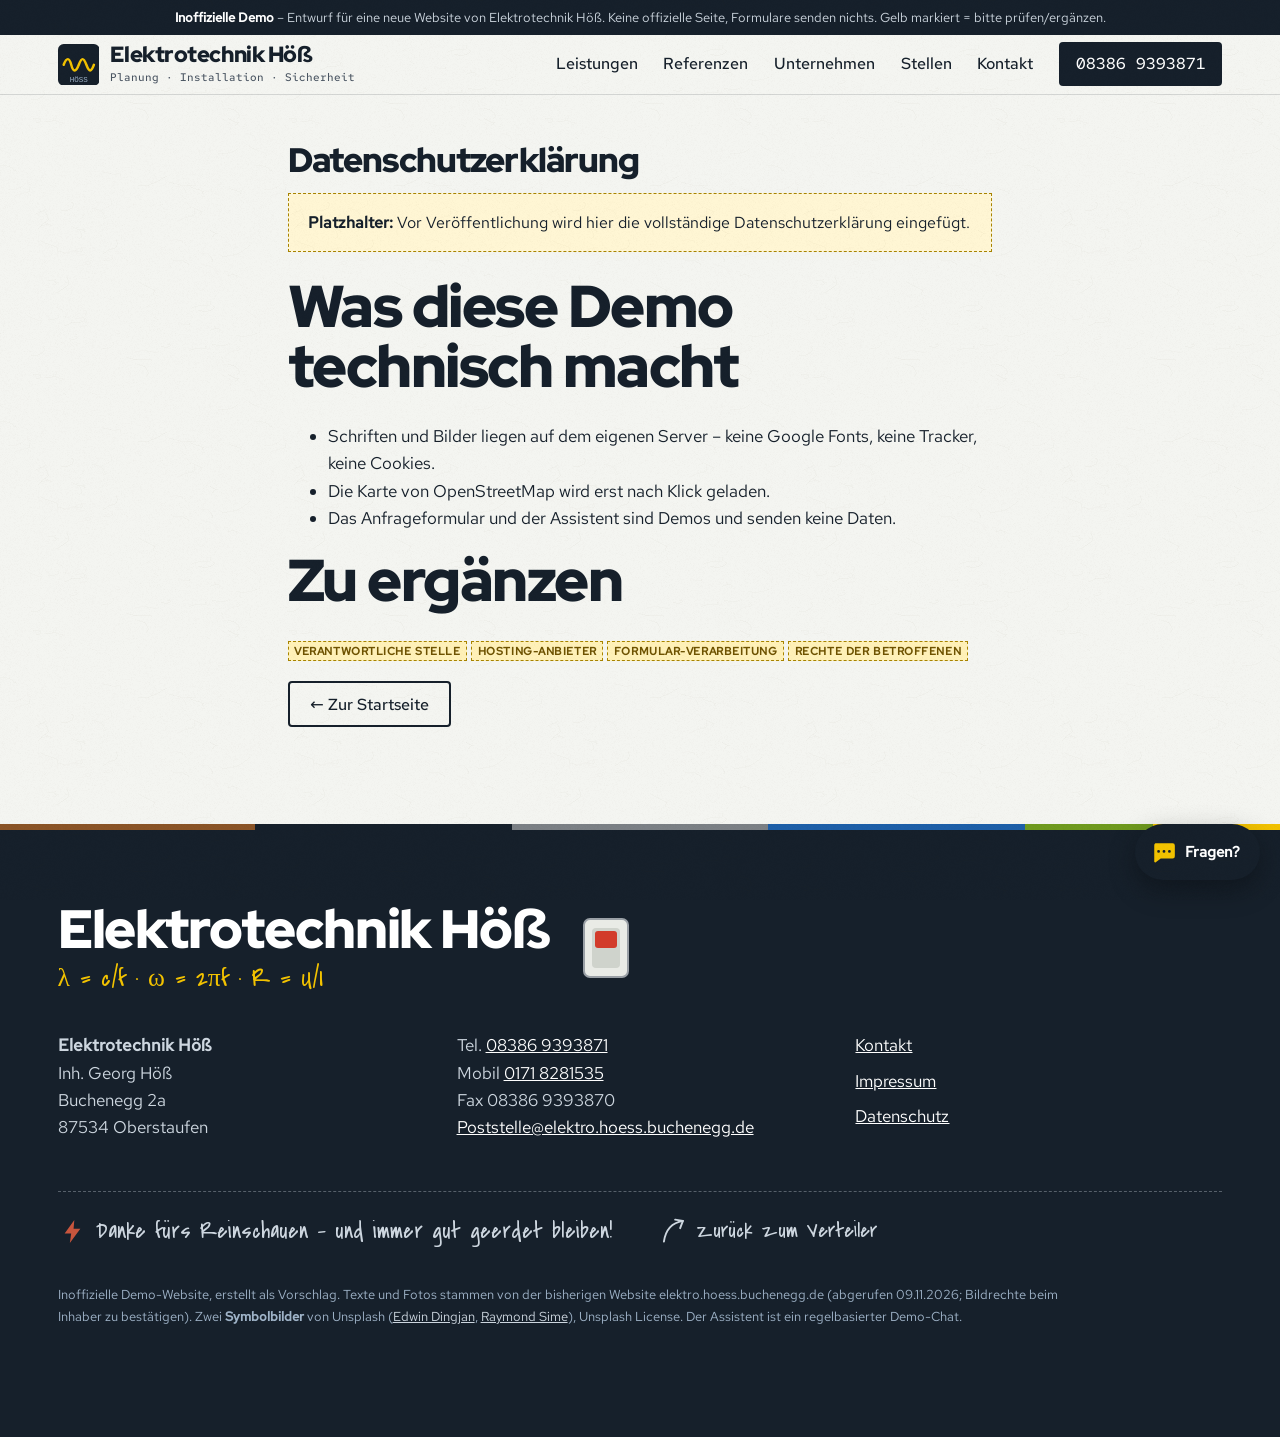
<file: datenschutz.html>
<!doctype html>
<html lang="de">
<head>
<meta charset="utf-8">
<meta name="viewport" content="width=device-width, initial-scale=1">
<title>Datenschutzerklärung – Elektrotechnik Höß (Demo)</title>
<meta name="description" content="Datenschutzerklärung der Demo-Website">
<meta name="robots" content="noindex, nofollow">
<link rel="icon" href="img/favicon.svg" type="image/svg+xml">
<link rel="alternate icon" href="img/favicon.png">
<link rel="preload" href="fonts/red-hat-display-latin-900-normal.woff2" as="font" type="font/woff2" crossorigin>
<link rel="stylesheet" href="css/fonts.css">
<link rel="stylesheet" href="css/style.css">
<link rel="stylesheet" href="chatbot/chatbot.css">
<link rel="stylesheet" href="css/premium.css">
<!--liebe--><link rel="stylesheet" href="css/liebe.css"><link rel="stylesheet" href="css/liebe-site.css"><!--/liebe-->

<script>document.documentElement.classList.add('js')</script>
<script>try{if(!matchMedia('(prefers-reduced-motion: reduce)').matches&&!sessionStorage.getItem('demo-intro'))document.documentElement.classList.add('intro-on')}catch(e){}</script>
</head>
<body id="top">
<div class="demo-banner" role="note"><strong>Inoffizielle Demo</strong> – Entwurf für eine neue Website von Elektrotechnik Höß. Keine offizielle Seite, Formulare senden nichts. Gelb markiert = bitte prüfen/ergänzen.</div>
<header class="site-header">
  <a class="brand" href="index.html#top"><svg class="logo-mark" viewBox="0 0 44 44" aria-hidden="true"><rect width="44" height="44" rx="6" fill="#16202b"/><path d="M6 22c3-8 6-8 8 0s5 8 8 0 5-8 8 0 5 8 8 0" fill="none" stroke="#f2c200" stroke-width="2.6" stroke-linecap="round"/><text x="22" y="40" text-anchor="middle" font-family="monospace" font-size="8" fill="#9fb3c8">HÖSS</text></svg><span class="brand-t"><b>Elektrotechnik Höß</b><small>Planung · Installation · Sicherheit</small></span></a>
  <nav class="nav" aria-label="Hauptnavigation">
    <button class="nav-toggle" aria-expanded="false" aria-controls="nav-list"><span class="sr-only">Menü</span><span></span><span></span><span></span></button>
    <ul id="nav-list">
      <li><a href="index.html#leistungen">Leistungen</a></li><li><a href="index.html#referenzen">Referenzen</a></li><li><a href="index.html#unternehmen">Unternehmen</a></li><li><a href="index.html#stellen">Stellen</a></li><li><a href="index.html#kontakt">Kontakt</a></li>
      <li class="nav-tel"><a href="tel:+4983869393871">08386 9393871</a></li>
    </ul>
  </nav>
</header>
<main class="legal"><div class="wrap narrow"><h1>Datenschutzerklärung</h1>
<div class="ph-box"><strong>Platzhalter:</strong> Vor Veröffentlichung wird hier die vollständige Datenschutzerklärung eingefügt.</div>
<h2>Was diese Demo technisch macht</h2>
<ul>
<li>Schriften und Bilder liegen auf dem eigenen Server – keine Google Fonts, keine Tracker, keine Cookies.</li>
<li>Die Karte von OpenStreetMap wird erst nach Klick geladen.</li>
<li>Das Anfrageformular und der Assistent sind Demos und senden keine Daten.</li>
</ul>
<h2>Zu ergänzen</h2>
<p><span class="ph">Verantwortliche Stelle</span> <span class="ph">Hosting-Anbieter</span> <span class="ph">Formular-Verarbeitung</span> <span class="ph">Rechte der Betroffenen</span></p>
<p><a class="btn btn-line" href="index.html">← Zur Startseite</a></p></div></main>
<footer class="footer">
  <div class="wrap">
    <div class="foot-top">
      <p class="fc-name">Elektrotechnik Höß</p>
      <p class="fc-hand">λ = c/f · ω = 2πf · R = U/I</p>
    </div>
    <div class="foot-cols">
      <p><strong>Elektrotechnik Höß</strong><br>Inh. Georg Höß<br>Buchenegg 2a<br>87534 Oberstaufen</p>
      <p>Tel. <a href="tel:+4983869393871">08386 9393871</a><br>Mobil <a href="tel:+491718281535">0171 8281535</a><br>Fax 08386 9393870<br><a class="mail" href="mailto:Poststelle@elektro.hoess.buchenegg.de">Poststelle@elektro.hoess.buchenegg.de</a></p>
      <nav aria-label="Rechtliches"><a href="index.html#kontakt">Kontakt</a><a href="impressum.html">Impressum</a><a href="datenschutz.html">Datenschutz</a></nav>
    </div>
    <p class="small">Inoffizielle Demo-Website, erstellt als Vorschlag. Texte und Fotos stammen von der bisherigen Website elektro.hoess.buchenegg.de (abgerufen 09.11.2026; Bildrechte beim Inhaber zu bestätigen). Zwei <strong>Symbolbilder</strong> von Unsplash (<a href="https://unsplash.com/photos/grunes-grasfeld-in-der-nahe-von-green-mountains-unter-blauem-himmel-tagsuber-37gZI7RFVos?utm_source=demo&amp;utm_medium=referral" target="_blank" rel="noopener">Edwin Dingjan</a>, <a href="https://unsplash.com/photos/offenes-industrielles-elektrisches-bedienfeld-mit-drahten-und-modulen-NAchd3UmxXo?utm_source=demo&amp;utm_medium=referral" target="_blank" rel="noopener">Raymond Sime</a>), Unsplash License. Der Assistent ist ein regelbasierter Demo-Chat.</p>
  </div>
</footer>
<nav class="mobile-bar" aria-label="Schnellzugriff"><a href="index.html#kontakt">Anfrage</a><a href="tel:+4983869393871">Anrufen · 08386 9393871</a></nav>
<script src="js/base.js" defer></script>
<script src="chatbot/chatbot.js" data-kb="chatbot/kb.json" defer></script>
<!--liebe--><script type="application/json" id="liebe-cfg">{"underline": [{"sel": ".leistungen h2, .referenzen h2, .unternehmen h2, .kontakt h2", "style": "measure", "color": "#1d5fa8"}, {"sel": ".arbeit h2, .stellen h2", "style": "scribble", "color": "#f2c200"}], "notes": [{"at": ".verteiler", "text": "einfach einen Automaten einschalten", "arrow": "dl", "rot": -3, "m": "inline", "css": {"right": "1rem", "top": "-3.4rem"}}, {"at": ".norms", "text": "alles nach Norm geprüft", "arrow": "dl", "rot": 3, "m": "hide", "css": {"right": "-1rem", "top": "-3rem"}}], "frames": [], "lift": ".g-item, .ref", "squish": ".btn, .brk, .mobile-bar a, .seg span", "burst": {"sel": ".btn, a[href^='tel:'], .mobile-bar a", "shapes": ["bolt", "bolt", "sparkle"], "colors": ["#f2c200", "#1d5fa8", "#8a5427", "#6f9a1f"], "n": 9}, "egg": {"at": ".footer .foot-top", "type": "hauptschalter", "label": "Hauptschalter – einmal umlegen?", "hint": "Hauptschalter", "svg": "<svg width='46' height='60' viewBox='0 0 46 60' aria-hidden='true'><rect x='1' y='1' width='44' height='58' rx='6' fill='#e9ebe6' stroke='#9aa0a6' stroke-width='2'/><rect x='9' y='10' width='28' height='40' rx='4' fill='#cfd3cc'/><rect class='lv-hs' x='12' y='13' width='22' height='17' rx='3' fill='#d23b2a'/><\/svg>", "msg": "Klack – Licht aus! Keine Sorge, nur in der Demo. Bei echten Problemen: 08386 9393871.", "autoclose": 4500, "autocloseM": 3500, "css": {"right": "0", "top": "50%", "marginTop": "-30px"}}, "foot": {"at": ".footer .wrap", "after": ".foot-cols", "text": "Danke fürs Reinschauen – und immer gut geerdet bleiben!", "top": "Zurück zum Verteiler", "shape": "bolt"}, "texture": "paper"}</script><script src="js/liebe.js" defer></script><!--/liebe-->
</body>
</html>
</file>
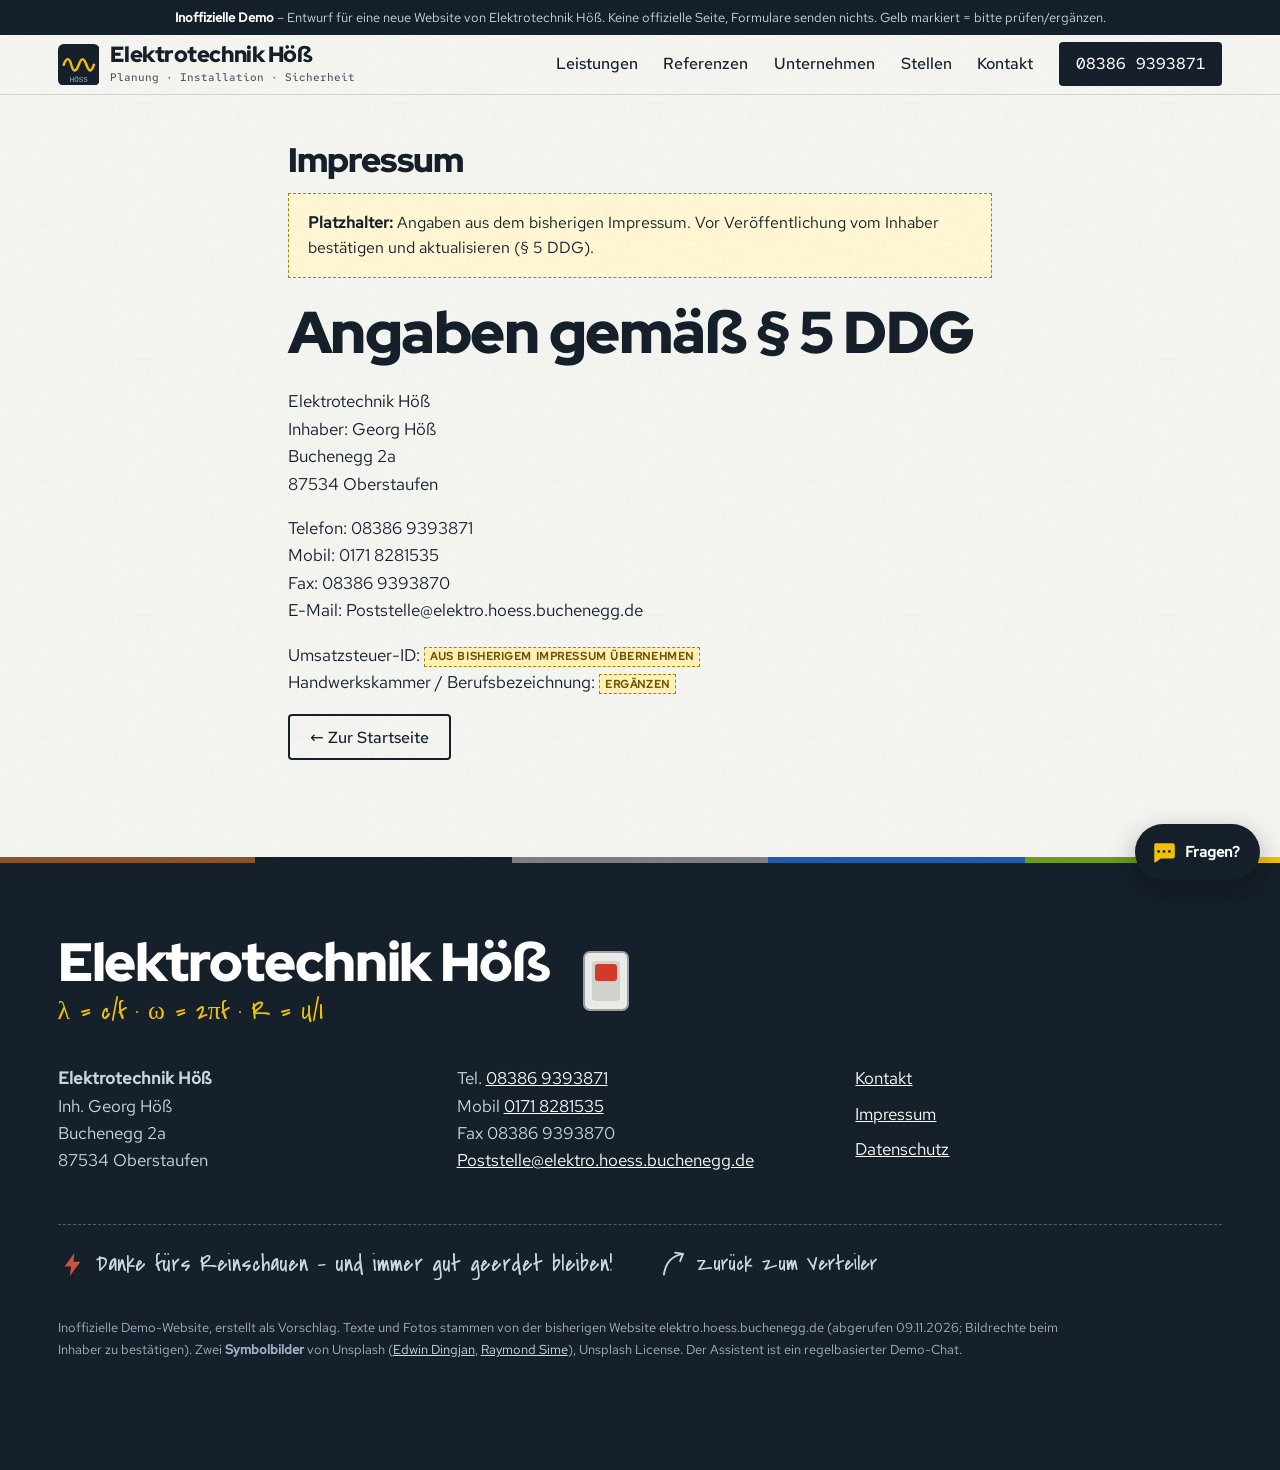
<file: impressum.html>
<!doctype html>
<html lang="de">
<head>
<meta charset="utf-8">
<meta name="viewport" content="width=device-width, initial-scale=1">
<title>Impressum – Elektrotechnik Höß (Demo)</title>
<meta name="description" content="Impressum der Demo-Website">
<meta name="robots" content="noindex, nofollow">
<link rel="icon" href="img/favicon.svg" type="image/svg+xml">
<link rel="alternate icon" href="img/favicon.png">
<link rel="preload" href="fonts/red-hat-display-latin-900-normal.woff2" as="font" type="font/woff2" crossorigin>
<link rel="stylesheet" href="css/fonts.css">
<link rel="stylesheet" href="css/style.css">
<link rel="stylesheet" href="chatbot/chatbot.css">
<link rel="stylesheet" href="css/premium.css">
<!--liebe--><link rel="stylesheet" href="css/liebe.css"><link rel="stylesheet" href="css/liebe-site.css"><!--/liebe-->

<script>document.documentElement.classList.add('js')</script>
<script>try{if(!matchMedia('(prefers-reduced-motion: reduce)').matches&&!sessionStorage.getItem('demo-intro'))document.documentElement.classList.add('intro-on')}catch(e){}</script>
</head>
<body id="top">
<div class="demo-banner" role="note"><strong>Inoffizielle Demo</strong> – Entwurf für eine neue Website von Elektrotechnik Höß. Keine offizielle Seite, Formulare senden nichts. Gelb markiert = bitte prüfen/ergänzen.</div>
<header class="site-header">
  <a class="brand" href="index.html#top"><svg class="logo-mark" viewBox="0 0 44 44" aria-hidden="true"><rect width="44" height="44" rx="6" fill="#16202b"/><path d="M6 22c3-8 6-8 8 0s5 8 8 0 5-8 8 0 5 8 8 0" fill="none" stroke="#f2c200" stroke-width="2.6" stroke-linecap="round"/><text x="22" y="40" text-anchor="middle" font-family="monospace" font-size="8" fill="#9fb3c8">HÖSS</text></svg><span class="brand-t"><b>Elektrotechnik Höß</b><small>Planung · Installation · Sicherheit</small></span></a>
  <nav class="nav" aria-label="Hauptnavigation">
    <button class="nav-toggle" aria-expanded="false" aria-controls="nav-list"><span class="sr-only">Menü</span><span></span><span></span><span></span></button>
    <ul id="nav-list">
      <li><a href="index.html#leistungen">Leistungen</a></li><li><a href="index.html#referenzen">Referenzen</a></li><li><a href="index.html#unternehmen">Unternehmen</a></li><li><a href="index.html#stellen">Stellen</a></li><li><a href="index.html#kontakt">Kontakt</a></li>
      <li class="nav-tel"><a href="tel:+4983869393871">08386 9393871</a></li>
    </ul>
  </nav>
</header>
<main class="legal"><div class="wrap narrow"><h1>Impressum</h1>
<div class="ph-box"><strong>Platzhalter:</strong> Angaben aus dem bisherigen Impressum. Vor Veröffentlichung vom Inhaber bestätigen und aktualisieren (§ 5 DDG).</div>
<h2>Angaben gemäß § 5 DDG</h2>
<p>Elektrotechnik Höß<br>Inhaber: Georg Höß<br>Buchenegg 2a<br>87534 Oberstaufen</p>
<p>Telefon: 08386 9393871<br>Mobil: 0171 8281535<br>Fax: 08386 9393870<br>E-Mail: Poststelle@elektro.hoess.buchenegg.de</p>
<p>Umsatzsteuer-ID: <span class="ph">aus bisherigem Impressum übernehmen</span><br>Handwerkskammer / Berufsbezeichnung: <span class="ph">ergänzen</span></p>
<p><a class="btn btn-line" href="index.html">← Zur Startseite</a></p></div></main>
<footer class="footer">
  <div class="wrap">
    <div class="foot-top">
      <p class="fc-name">Elektrotechnik Höß</p>
      <p class="fc-hand">λ = c/f · ω = 2πf · R = U/I</p>
    </div>
    <div class="foot-cols">
      <p><strong>Elektrotechnik Höß</strong><br>Inh. Georg Höß<br>Buchenegg 2a<br>87534 Oberstaufen</p>
      <p>Tel. <a href="tel:+4983869393871">08386 9393871</a><br>Mobil <a href="tel:+491718281535">0171 8281535</a><br>Fax 08386 9393870<br><a class="mail" href="mailto:Poststelle@elektro.hoess.buchenegg.de">Poststelle@elektro.hoess.buchenegg.de</a></p>
      <nav aria-label="Rechtliches"><a href="index.html#kontakt">Kontakt</a><a href="impressum.html">Impressum</a><a href="datenschutz.html">Datenschutz</a></nav>
    </div>
    <p class="small">Inoffizielle Demo-Website, erstellt als Vorschlag. Texte und Fotos stammen von der bisherigen Website elektro.hoess.buchenegg.de (abgerufen 09.11.2026; Bildrechte beim Inhaber zu bestätigen). Zwei <strong>Symbolbilder</strong> von Unsplash (<a href="https://unsplash.com/photos/grunes-grasfeld-in-der-nahe-von-green-mountains-unter-blauem-himmel-tagsuber-37gZI7RFVos?utm_source=demo&amp;utm_medium=referral" target="_blank" rel="noopener">Edwin Dingjan</a>, <a href="https://unsplash.com/photos/offenes-industrielles-elektrisches-bedienfeld-mit-drahten-und-modulen-NAchd3UmxXo?utm_source=demo&amp;utm_medium=referral" target="_blank" rel="noopener">Raymond Sime</a>), Unsplash License. Der Assistent ist ein regelbasierter Demo-Chat.</p>
  </div>
</footer>
<nav class="mobile-bar" aria-label="Schnellzugriff"><a href="index.html#kontakt">Anfrage</a><a href="tel:+4983869393871">Anrufen · 08386 9393871</a></nav>
<script src="js/base.js" defer></script>
<script src="chatbot/chatbot.js" data-kb="chatbot/kb.json" defer></script>
<!--liebe--><script type="application/json" id="liebe-cfg">{"underline": [{"sel": ".leistungen h2, .referenzen h2, .unternehmen h2, .kontakt h2", "style": "measure", "color": "#1d5fa8"}, {"sel": ".arbeit h2, .stellen h2", "style": "scribble", "color": "#f2c200"}], "notes": [{"at": ".verteiler", "text": "einfach einen Automaten einschalten", "arrow": "dl", "rot": -3, "m": "inline", "css": {"right": "1rem", "top": "-3.4rem"}}, {"at": ".norms", "text": "alles nach Norm geprüft", "arrow": "dl", "rot": 3, "m": "hide", "css": {"right": "-1rem", "top": "-3rem"}}], "frames": [], "lift": ".g-item, .ref", "squish": ".btn, .brk, .mobile-bar a, .seg span", "burst": {"sel": ".btn, a[href^='tel:'], .mobile-bar a", "shapes": ["bolt", "bolt", "sparkle"], "colors": ["#f2c200", "#1d5fa8", "#8a5427", "#6f9a1f"], "n": 9}, "egg": {"at": ".footer .foot-top", "type": "hauptschalter", "label": "Hauptschalter – einmal umlegen?", "hint": "Hauptschalter", "svg": "<svg width='46' height='60' viewBox='0 0 46 60' aria-hidden='true'><rect x='1' y='1' width='44' height='58' rx='6' fill='#e9ebe6' stroke='#9aa0a6' stroke-width='2'/><rect x='9' y='10' width='28' height='40' rx='4' fill='#cfd3cc'/><rect class='lv-hs' x='12' y='13' width='22' height='17' rx='3' fill='#d23b2a'/><\/svg>", "msg": "Klack – Licht aus! Keine Sorge, nur in der Demo. Bei echten Problemen: 08386 9393871.", "autoclose": 4500, "autocloseM": 3500, "css": {"right": "0", "top": "50%", "marginTop": "-30px"}}, "foot": {"at": ".footer .wrap", "after": ".foot-cols", "text": "Danke fürs Reinschauen – und immer gut geerdet bleiben!", "top": "Zurück zum Verteiler", "shape": "bolt"}, "texture": "paper"}</script><script src="js/liebe.js" defer></script><!--/liebe-->
</body>
</html>
</file>
<file: css/bundle.css>
/* css/fonts.css */
@font-face{font-family:'Red Hat Display';src:url(../fonts/red-hat-display-latin-700-normal.woff2) format('woff2');font-weight:700;font-style:normal;font-display:swap}
@font-face{font-family:'Red Hat Display';src:url(../fonts/red-hat-display-latin-900-normal.woff2) format('woff2');font-weight:900;font-style:normal;font-display:swap}
@font-face{font-family:'Red Hat Text';src:url(../fonts/red-hat-text-latin-400-normal.woff2) format('woff2');font-weight:400;font-style:normal;font-display:swap}
@font-face{font-family:'Red Hat Text';src:url(../fonts/red-hat-text-latin-500-normal.woff2) format('woff2');font-weight:500;font-style:normal;font-display:swap}
@font-face{font-family:'Red Hat Mono';src:url(../fonts/red-hat-mono-latin-500-normal.woff2) format('woff2');font-weight:500;font-style:normal;font-display:swap}
@font-face{font-family:'Grace';src:url(../fonts/covered-by-your-grace-latin-400-normal.woff2) format('woff2');font-weight:400;font-style:normal;font-display:swap}

/* css/style.css */
/* Elektrotechnik Höß – „Der Verteilerkasten“ (Demo, Runde 9) – Schaltplan-Papier, Tinte, Leiterfarben (L1 braun, L2 schwarz, L3 grau, N blau, PE grün-gelb) */
:root{--paper:#f4f5f1;--paper-2:#e9ebe5;--ink:#16202b;--ink-2:#4a5562;--navy:#16202b;--navy-2:#223142;--blau:#1d5fa8;--blau-d:#164a85;--gelb:#f2c200;
  --l1:#8a5427;--l2:#16202b;--l3:#7b8085;--pe:#6f9a1f;--grid:rgba(29,95,168,.07);
  --disp:'Red Hat Display',system-ui,sans-serif;--body:'Red Hat Text',system-ui,sans-serif;--monof:'Red Hat Mono',ui-monospace,monospace;--hand:'Grace','Segoe Print',cursive;
  --ease:cubic-bezier(.2,.7,.1,1);--pad:clamp(1.1rem,4.5vw,4rem);--rule:rgba(22,32,43,.15)}
*,*::before,*::after{box-sizing:border-box}
html{overflow-x:clip;-webkit-text-size-adjust:100%;scroll-behavior:smooth;scroll-padding-top:5rem}
body{overflow-x:clip;margin:0;background:var(--paper);color:var(--ink);font:400 1.06rem/1.62 var(--body)}
img{max-width:100%;height:auto;display:block}
a{color:inherit}
h1,h2,h3{font-family:var(--disp);font-weight:900;line-height:1.02;margin:0 0 .45em;letter-spacing:-.025em}
h2{font-size:clamp(2.1rem,4.6vw,3.8rem)}
h3{font-weight:700}
h1 em,h2 em{font-style:normal;color:var(--blau)}
p{margin:0 0 1em}
.mono{font-family:var(--monof);font-weight:500}
.wrap{max-width:1320px;margin:0 auto;padding:0 var(--pad)}
.narrow{max-width:820px}
.sr-only{position:absolute;width:1px;height:1px;overflow:hidden;clip:rect(0 0 0 0);white-space:nowrap}
.ph{display:inline-block;max-width:100%;font:700 .7rem/1.3 var(--body);letter-spacing:.05em;text-transform:uppercase;color:#6e5200;background:#fff1b8;border:1px dashed #a88400;padding:.15em .5em;vertical-align:middle}
.ph-box{background:#fff6d4;border:1px dashed #a88400;padding:1rem 1.2rem;margin-bottom:1.5rem;font-size:.98rem}
.kicker{font-size:.82rem;letter-spacing:.14em;text-transform:uppercase;color:var(--blau);margin-bottom:1rem}
.kicker::before{content:"";display:inline-block;width:.6rem;height:.6rem;border-radius:50%;background:currentColor;margin-right:.6rem;box-shadow:0 0 0 3px rgba(29,95,168,.18)}
.k-light{color:var(--gelb)}
.small{font-size:.9rem;color:var(--ink-2)}
.intro-p{max-width:38rem;font-size:1.15rem}
figure{margin:0}
figcaption{font:500 .72rem/1.35 var(--monof);letter-spacing:.04em;color:var(--ink-2);margin-top:.5rem}
.sym{display:inline-block;font:700 .62rem/1 var(--body);letter-spacing:.16em;text-transform:uppercase;background:rgba(22,32,43,.1);color:var(--ink);padding:.3em .5em;vertical-align:middle}
a.mail{word-break:break-all}

.demo-banner{background:var(--navy);color:#cdd6df;font:400 .84rem/1.4 var(--body);text-align:center;padding:.5rem 1rem;position:relative;z-index:41}
.demo-banner strong{color:#fff}
.site-header{position:sticky;top:0;z-index:40;display:flex;align-items:center;justify-content:space-between;gap:2rem;padding:.55rem var(--pad);background:rgba(244,245,241,.94);backdrop-filter:blur(8px);border-bottom:1px solid var(--rule)}
.brand{display:flex;align-items:center;gap:.7rem;text-decoration:none}
.logo-mark{width:2.6rem;height:2.6rem}
.brand-t{display:flex;flex-direction:column;line-height:1}
.brand-t b{font:900 1.35rem/1 var(--disp);letter-spacing:-.02em}
.brand-t small{font:500 .7rem/1.2 var(--monof);color:var(--ink-2);margin-top:.3rem}
#nav-list{list-style:none;margin:0;padding:0;display:flex;align-items:center;gap:1.6rem}
#nav-list a{text-decoration:none;font:500 1rem/1 var(--body);padding:.4rem 0;position:relative}
#nav-list a::after{content:"";position:absolute;left:0;right:0;bottom:-.15rem;height:2px;background:var(--blau);transform:scaleX(0);transform-origin:left;transition:transform .35s var(--ease)}
#nav-list a:hover::after,#nav-list a:focus-visible::after{transform:scaleX(1)}
.nav-tel a{background:var(--ink);color:#fff;padding:.7rem 1.05rem!important;border-radius:4px;font-family:var(--monof)!important}
.nav-tel a::after{display:none}
.nav-toggle{display:none}
a:focus-visible,button:focus-visible,input:focus-visible,textarea:focus-visible{outline:3px solid var(--gelb);outline-offset:2px}
.btn{display:inline-block;background:var(--blau);color:#fff;border:0;border-radius:4px;padding:.95rem 1.4rem;font:500 1.02rem/1 var(--body);text-decoration:none;cursor:pointer;transition:background .25s,transform .25s var(--ease)}
.btn:hover{background:var(--blau-d)}
.btn-line{background:transparent;color:var(--ink);box-shadow:inset 0 0 0 2px var(--ink)}
.btn-line:hover{background:var(--ink);color:#fff}

/* Held: Schaltplan-Blatt */
.hero{position:relative;padding:clamp(2rem,5vw,4rem) 0 0;background:linear-gradient(var(--grid) 1px,transparent 1px) 0 0/24px 24px,linear-gradient(90deg,var(--grid) 1px,transparent 1px) 0 0/24px 24px,var(--paper);overflow:hidden}
.hero-grid{display:grid;grid-template-columns:1.05fr .95fr;gap:clamp(2rem,4vw,4rem);align-items:center}
.hero h1{font-size:clamp(2.8rem,6.2vw,5.8rem);line-height:.95}
.hero h1 em{display:block}
.lead{font-size:clamp(1.08rem,1.35vw,1.25rem);max-width:34rem;color:#2c3743}
.hero-cta{display:flex;flex-wrap:wrap;gap:.8rem;margin-top:1.5rem}
.hero-photo{position:relative;padding:12px;background:#fff;border:1px solid var(--rule);box-shadow:0 30px 60px -40px rgba(22,32,43,.6)}
.hero-photo img{width:100%;aspect-ratio:4/3;object-fit:cover}
.hero-photo::before{content:"=E1";position:absolute;left:-1px;top:-1.6rem;font:500 .8rem var(--monof);color:var(--blau)}
.wave-wrap{position:relative;height:200px;margin-top:2rem}
.waves{position:absolute;inset:0;width:100%;height:100%;overflow:hidden}
.wv path{fill:none;stroke-width:3;vector-effect:non-scaling-stroke}
.wv1 path{stroke:var(--l1)}.wv2 path{stroke:var(--l2);transform:translateX(-100px)}.wv3 path{stroke:var(--l3);transform:translateX(-200px)}
.wv{animation:flow 6s linear infinite}
@keyframes flow{to{transform:translateX(-300px)}}
.f{position:absolute;font:400 clamp(1.6rem,3vw,2.6rem)/1 var(--hand);color:var(--ink);opacity:.8}
.f1{left:8%;top:6%}.f2{left:45%;top:62%}.f3{right:8%;top:10%}
.phases{position:absolute;right:var(--pad);bottom:.6rem;display:flex;gap:.6rem;font-size:.8rem}
.phases i{font-style:normal;padding:.15rem .45rem;border-radius:3px;color:#fff}
.phases .l1{background:var(--l1)}.phases .l2{background:var(--l2)}.phases .l3{background:var(--l3)}

/* Verteiler */
.leistungen{background:var(--paper-2);padding:clamp(4rem,8vw,7rem) 0;border-top:4px solid var(--ink)}
.l-head{display:grid;grid-template-columns:1fr 1fr;gap:2rem 4rem;align-items:end;margin-bottom:2.4rem}
.board{display:grid;grid-template-columns:1.25fr .75fr;gap:clamp(1.5rem,3vw,3rem);align-items:start}
.verteiler{position:relative;background:linear-gradient(180deg,#fdfdfb,#eceee9);border:2px solid #c7cbc4;border-radius:14px;padding:1.4rem 1.4rem 2.6rem;box-shadow:inset 0 0 0 8px #f7f8f5,0 30px 60px -40px rgba(22,32,43,.55)}
.rail{position:relative;padding:.2rem 0 1.1rem}
.rail+.rail{border-top:1px dashed #c7cbc4;padding-top:1rem}
.strip{margin:0 0 .5rem;font:500 .74rem/1 var(--monof);letter-spacing:.12em;text-transform:uppercase;color:var(--ink-2)}
.strip span{background:#fff;border:1px solid #c7cbc4;padding:.25rem .55rem;border-radius:2px}
.brks{position:relative;display:flex;flex-wrap:wrap;gap:6px;padding:8px 0}
.brks::before{content:"";position:absolute;left:-.4rem;right:-.4rem;top:50%;height:28px;margin-top:-14px;background:repeating-linear-gradient(90deg,#b9bdb6 0 6px,#a9ada6 6px 8px);border-radius:2px;z-index:0}
.brk{position:relative;z-index:1;width:64px;height:118px;border:1px solid #bfc3bc;border-radius:5px;background:linear-gradient(180deg,#fff,#eef0eb);padding:0;cursor:pointer;display:flex;flex-direction:column;align-items:center;font:inherit;color:var(--ink);box-shadow:0 2px 0 #c9ccc5,0 8px 14px -10px rgba(0,0,0,.4);transition:transform .2s var(--ease)}
.brk:hover{transform:translateY(-2px)}
.b-code{display:block;width:100%;font:500 .82rem/1 var(--monof);padding:.4rem 0 .35rem;border-bottom:1px solid #dfe2dc;background:#fffef6}
.b-body{position:relative;flex:1;width:100%}
.b-lever{position:absolute;left:50%;top:14px;width:22px;height:48px;margin-left:-11px;border-radius:4px;background:#e9ebe6;box-shadow:inset 0 0 0 1px #c3c7c0}
.b-lever::after{content:"";position:absolute;left:2px;right:2px;height:22px;bottom:2px;border-radius:3px;background:var(--ink);transition:bottom .25s cubic-bezier(.3,1.5,.5,1),background .2s}
.b-led{position:absolute;left:50%;bottom:10px;width:10px;height:10px;margin-left:-5px;border-radius:50%;background:#b9bdb6;transition:background .2s,box-shadow .2s}
.brk.on .b-lever::after{bottom:24px;background:var(--blau)}
.brk.on .b-led{background:#3fbf4a;box-shadow:0 0 10px 2px rgba(63,191,74,.7)}
.brk.on{border-color:var(--blau)}
.v-plate{position:absolute;right:1.2rem;bottom:.8rem;margin:0;font-size:.72rem;color:var(--ink-2)}
.panel{position:sticky;top:6rem;background:#fff;border:1px solid var(--rule);border-top:5px solid var(--blau);border-radius:6px;padding:1.2rem 1.3rem 1.4rem;min-height:30rem}
.panel.flash{animation:pflash .5s}
@keyframes pflash{from{opacity:.3;transform:translateY(6px)}}
.p-img img{width:100%;aspect-ratio:4/3;object-fit:cover;border-radius:3px}
.p-kick{margin:1rem 0 .3rem;font:500 .85rem var(--monof);color:var(--ink-2)}
.p-code{background:var(--ink);color:var(--gelb);padding:.15rem .45rem;border-radius:3px;margin-right:.3rem}
.panel h3{font-size:1.6rem;margin-bottom:.4rem}
.p-verb{margin:0 0 .4rem;font-weight:500}
.p-list{margin:0;padding-left:1.1rem}
.p-list li{padding:.15rem 0}
.p-list li::marker{color:var(--blau)}
.overview{list-style:none;padding:0;margin:2rem 0 0;display:flex;flex-wrap:wrap;gap:.6rem 1.6rem;font:500 .88rem var(--monof);color:var(--ink-2)}
.overview b{font-family:var(--body);color:var(--ink);margin-right:.3rem}

/* Praxis-Galerie */
.arbeit{background:var(--navy);color:#cdd6df;padding:clamp(4rem,8vw,7rem) 0}
.arbeit h2{color:#fff}.arbeit h2 em{color:var(--gelb)}
.gal{display:grid;grid-template-columns:repeat(4,1fr);gap:.8rem;margin:2rem 0 1rem}
.g-item a{display:block;overflow:hidden;border-radius:4px;cursor:zoom-in}
.g-item img{aspect-ratio:4/3;object-fit:cover;width:100%;transition:transform .7s var(--ease)}
.g-item a:hover img{transform:scale(1.05)}
.g-item figcaption{color:#9fb3c8}
.arbeit .small{color:#9fb3c8}

/* Referenzen */
.referenzen{background:var(--paper);padding:clamp(4rem,8vw,7rem) 0}
.refs{display:grid;grid-template-columns:repeat(3,1fr);gap:1rem;margin:2rem 0}
.ref{background:#fff;border:1px solid var(--rule);border-left:5px solid var(--l1);padding:1.3rem 1.4rem;border-radius:4px}
.ref:nth-child(2){border-left-color:var(--l2)}.ref:nth-child(3){border-left-color:var(--l3)}
.r-no{font-size:.78rem;color:var(--ink-2);margin:0 0 .4rem}
.ref h3{font-size:1.7rem}
.koop{display:grid;grid-template-columns:260px 1fr;gap:2rem;align-items:center;background:#fff;border:1px solid var(--rule);border-left:5px solid var(--blau);border-radius:4px;padding:1.3rem 1.6rem}
.k-logo img{width:100%;height:auto}
.koop h3{font-size:1.7rem}
.koop p{margin:0 0 .3rem}

/* Unternehmen */
.unternehmen{background:linear-gradient(var(--grid) 1px,transparent 1px) 0 0/24px 24px,linear-gradient(90deg,var(--grid) 1px,transparent 1px) 0 0/24px 24px,var(--paper-2);padding:clamp(4rem,8vw,7rem) 0}
.u-grid{display:grid;grid-template-columns:1.1fr .9fr;gap:clamp(2rem,5vw,5rem);align-items:center}
.u-lead{font-size:1.2rem;max-width:40rem}
.norms{list-style:none;margin:0;padding:0;display:grid;gap:.5rem}
.norms li{display:grid;grid-template-columns:11rem 1fr;gap:1rem;align-items:baseline;background:#fff;border:1px solid var(--rule);padding:.7rem 1rem;border-radius:4px}
.norms .mono{color:var(--blau)}

/* Stellen */
.stellen{background:var(--navy);color:#cdd6df;padding:clamp(4rem,8vw,7rem) 0}
.stellen h2{color:#fff}.stellen h2 em{color:var(--gelb)}
.s-grid{display:grid;grid-template-columns:.9fr 1.1fr;gap:clamp(2rem,5vw,5rem);align-items:center}
.s-photo img{aspect-ratio:4/3;object-fit:cover;width:100%;border-radius:4px}
.s-photo figcaption{color:#9fb3c8}
.s-status{display:flex;gap:.8rem;align-items:center;font-size:1.2rem;color:#fff;background:var(--navy-2);padding:1rem 1.2rem;border-radius:6px;border-left:5px solid var(--gelb)}
.s-led{flex:none;width:12px;height:12px;border-radius:50%;background:#e0a100;box-shadow:0 0 10px 2px rgba(242,194,0,.6)}
.stellen .small{color:#9fb3c8}

/* Kontakt */
.kontakt{background:var(--paper);padding:clamp(4rem,8vw,7rem) 0}
.c-grid{display:grid;grid-template-columns:1fr 1fr;gap:clamp(2rem,5vw,5rem);align-items:start}
.clist{margin:1.4rem 0 1.6rem;display:grid;gap:.1rem}
.clist div{display:grid;grid-template-columns:7rem 1fr;gap:1rem;padding:.6rem 0;border-bottom:1px solid var(--rule)}
.clist dt{font:500 .8rem/1.6 var(--monof);text-transform:uppercase;color:var(--ink-2)}
.clist dd{margin:0}
.map{position:relative;min-height:20rem;overflow:hidden;background:var(--navy);border-radius:6px}
.map-placeholder{position:absolute;inset:0}
.map-placeholder img{width:100%;height:100%;object-fit:cover;filter:brightness(.55) saturate(.8)!important}
.map-placeholder div{position:absolute;left:1.3rem;top:1.1rem;color:#fff}
.map-placeholder strong{display:block;font:900 1.9rem/1.1 var(--disp)}
.map-placeholder .sym{margin:.5rem 0 0;display:inline-block;background:rgba(255,255,255,.85)}
.map iframe{width:100%;height:100%;min-height:20rem;border:0;display:block;position:relative}
.map-consent{position:absolute;left:1rem;right:1rem;bottom:1rem;background:var(--paper);color:var(--ink);padding:1rem 1.1rem;border-radius:4px}
.map-consent p{font-size:.95rem}
.map-consent .osm{margin-left:.8rem;font-weight:500;color:var(--blau)}
.c-form{background:#fff;padding:clamp(1.3rem,3vw,2.4rem);border-radius:6px;border:1px solid var(--rule);border-top:5px solid var(--ink);box-shadow:0 30px 60px -40px rgba(22,32,43,.5)}
.seg{border:0;padding:0;margin:0 0 1.2rem;display:flex;flex-wrap:wrap;gap:.5rem}
.seg legend{font-size:.8rem;letter-spacing:.12em;text-transform:uppercase;color:var(--blau);margin-bottom:.6rem;padding:0}
.seg label{position:relative;cursor:pointer}
.seg input{position:absolute;opacity:0;inset:0;cursor:pointer}
.seg span{display:inline-block;padding:.55rem .9rem;border:1.5px solid var(--ink);border-radius:4px;font-size:.98rem;transition:all .2s}
.seg input:checked+span{background:var(--ink);color:#fff}
.seg input:focus-visible+span{outline:3px solid var(--gelb);outline-offset:2px}
.fld{display:flex;flex-direction:column;gap:.35rem;font-size:.95rem;font-weight:500;margin-bottom:1rem}
.fld input,.fld textarea{font:400 1.05rem var(--body);padding:.75rem .85rem;border:1.5px solid rgba(22,32,43,.35);background:#fff;border-radius:4px;color:var(--ink)}
.fld input.invalid,.fld textarea.invalid{border-color:#b3261e}
.two{display:grid;grid-template-columns:1fr 1fr;gap:0 1rem}
.chk{display:block;font-size:.92rem;margin:0 0 1.2rem}
.form-msg{margin:1rem 0 0;font-weight:500}
.form-msg.ok{color:#2c6b2f}.form-msg.err{color:#b3261e}
.legal{padding:3rem 0 5rem}

/* Fuß */
.footer{position:relative;background:var(--navy);color:#cdd6df;padding:4.5rem 0 6rem;border-top:6px solid;border-image:linear-gradient(90deg,var(--l1) 0 20%,var(--l2) 20% 40%,var(--l3) 40% 60%,var(--blau) 60% 80%,var(--pe) 80% 90%,var(--gelb) 90%) 1}
.foot-top{position:relative;display:inline-block;margin-bottom:2.4rem;padding-right:5rem}
.fc-name{font:900 clamp(2rem,5vw,3.4rem)/1 var(--disp);color:#fff;margin:0;letter-spacing:-.02em}
.fc-hand{font:400 1.6rem/1.2 var(--hand);color:var(--gelb);margin:.4rem 0 0}
.foot-cols{display:grid;grid-template-columns:1fr 1fr 1fr;gap:2rem}
.foot-cols a{color:#fff}
.foot-cols nav{display:flex;flex-direction:column;gap:.5rem}
.footer .small{color:#9fb3c8;margin-top:2rem;max-width:64rem;font-size:.84rem}
.footer .small a{color:#cdd6df}

.lightbox{border:0;padding:0;background:transparent;max-width:92vw}
.lightbox::backdrop{background:rgba(12,18,25,.94)}
.lightbox img{max-height:80vh;width:auto;min-width:min(70vw,560px)}
.lightbox figcaption{color:#eee;font-size:1rem}
.lightbox button{position:fixed;background:var(--paper);border:0;width:44px;height:44px;font-size:1.4rem;cursor:pointer;color:var(--ink);border-radius:50%}
.lb-close{top:1rem;right:1rem}.lb-prev{left:1rem;top:50%}.lb-next{right:1rem;top:50%}
.cursor{position:fixed;left:0;top:0;z-index:60;pointer-events:none;width:0;height:0}
.cursor span{position:absolute;left:0;top:0;width:88px;height:88px;margin:-44px 0 0 -44px;border-radius:50%;background:var(--gelb);color:var(--ink);display:grid;place-items:center;font:400 1.3rem var(--hand);transform:scale(0);transition:transform .3s var(--ease)}
.cursor.big span{transform:scale(1)}

.fx [data-reveal]{opacity:0;transform:translateY(26px);transition:opacity .8s var(--ease),transform .9s var(--ease)}
.fx [data-reveal].in{opacity:1;transform:none}
.fx [data-split] .w{display:inline-block;overflow:hidden;vertical-align:top;padding-bottom:.12em;margin-bottom:-.12em}
.fx [data-split] .wi{display:inline-block;transform:translateY(105%);transition:transform .9s var(--ease);transition-delay:calc(var(--ln,0) * 90ms)}
.fx [data-split].in .wi{transform:none}
.fx [data-clip]{position:relative}
.fx [data-clip]::after{content:"";position:absolute;inset:-1px;background:var(--clip-bg,var(--paper));transform-origin:100% 0;transition:transform 1.1s cubic-bezier(.7,0,.2,1);z-index:4;pointer-events:none}
.fx [data-clip].in::after{transform:scaleX(0)}
.fx-reduce [data-clip]::after{display:none}
.fx-reduce [data-reveal]{opacity:1;transform:none}
@media (prefers-reduced-motion:reduce){*,*::before,*::after{transition-duration:.01ms!important;animation-duration:.01ms!important;animation-iteration-count:1!important;scroll-behavior:auto!important}.wv{animation:none}}

.cb-root .cb-head{background:var(--ink)}
.mobile-bar{display:none}
@media (max-width:1100px){.board{grid-template-columns:1fr}.panel{position:relative;top:0;min-height:0}.gal{grid-template-columns:repeat(3,1fr)}}
@media (max-width:899px){
  .site-header{padding:.4rem var(--pad)}
  .nav-toggle{display:block;width:44px;height:44px;border:0;background:none;position:relative;cursor:pointer}
  .nav-toggle span:not(.sr-only){position:absolute;left:10px;right:10px;height:2px;background:var(--ink);top:15px}
  .nav-toggle span:nth-of-type(3){top:21px}.nav-toggle span:nth-of-type(4){top:27px}
  #nav-list{display:none;position:absolute;left:0;right:0;top:100%;flex-direction:column;align-items:flex-start;gap:0;background:var(--paper);padding:1rem var(--pad) 1.6rem;border-bottom:1px solid var(--rule)}
  #nav-list.open{display:flex}
  #nav-list li{width:100%;border-top:1px solid var(--rule)}
  #nav-list a{display:block;padding:1rem 0;font-size:1.15rem}
  .nav-tel{padding-top:1rem}
  .hero-grid,.l-head,.u-grid,.s-grid,.c-grid,.refs{grid-template-columns:1fr}
  .wave-wrap{height:130px}
  .f{font-size:1.4rem}.f2{left:38%}
  .verteiler{padding:1rem .8rem 2.4rem}
  .brk{width:calc((100% - 18px) / 4);height:104px}
  .b-lever{top:10px}
  .gal{grid-template-columns:1fr 1fr}
  .koop{grid-template-columns:1fr}
  .k-logo{max-width:220px}
  .norms li{grid-template-columns:1fr;gap:.1rem}
  .two{grid-template-columns:1fr}
  .clist div{grid-template-columns:5.5rem 1fr}
  .map-consent .osm{display:inline-block;margin:.6rem 0 0}
  .foot-cols{grid-template-columns:1fr}
  .foot-top{padding-right:4rem}
  .mobile-bar{display:grid;grid-template-columns:1fr 1.5fr;position:fixed;left:0;right:0;bottom:0;z-index:45;background:var(--paper);border-top:1px solid var(--ink)}
  .mobile-bar a{padding:1rem .5rem calc(1rem + env(safe-area-inset-bottom));text-align:center;font:500 1.02rem/1 var(--body);text-decoration:none}
  .mobile-bar a:last-child{background:var(--ink);color:#fff}
  .cb-root{--cb-bottom-mobile:76px}
  .footer{padding-bottom:8rem}
}
@media (max-width:899px){
  .brks::before{display:none}
  .brks{background:repeating-linear-gradient(180deg,transparent 0 46px,#b5b9b2 46px 74px,transparent 74px 110px) 0 8px/100% 110px;margin:0 -.4rem;padding:8px .4rem}
}
@media (max-width:440px){.brand-t small{display:none}}
.phases .l3{background:#5f6469}

/* css/premium.css */
/* Premium-Schicht: Intro (Hauptschalter klappt hoch, „Strom an“), Phasen-Anzeige als Kapitel-Anzeige */
.intro{display:none}
html.intro-on .intro{display:block;position:fixed;inset:0;z-index:1000;cursor:pointer;overflow:hidden;background:#0d141c;animation:introFailsafe .01s 4s forwards,lightOn .3s .75s forwards;transition:opacity .6s,transform .7s cubic-bezier(.7,0,.25,1)}
@keyframes introFailsafe{to{visibility:hidden;pointer-events:none}}
@keyframes lightOn{to{background:#f4f5f1}}
.intro-in{position:absolute;inset:0;display:flex;flex-direction:column;align-items:center;justify-content:center}
.i-switch{position:relative;width:70px;height:120px;border-radius:8px;background:#e9ebe6;box-shadow:inset 0 0 0 2px #9aa0a6}
.i-switch span{position:absolute;left:14px;right:14px;height:44px;bottom:12px;border-radius:5px;background:#3a4450;animation:flip .35s .45s cubic-bezier(.3,1.5,.5,1) forwards}
@keyframes flip{to{bottom:64px;background:#1d5fa8}}
.intro-name{margin:1.2rem 0 0;font:900 clamp(2.2rem,7vw,3.6rem)/1 var(--disp);color:#16202b;letter-spacing:-.02em;opacity:0;animation:nbIn .4s .8s forwards}
.intro-sub{margin:.4rem 0 0;font:400 1.8rem/1 var(--hand);color:#1d5fa8;opacity:0;animation:nbIn .4s 1s forwards}
@keyframes nbIn{to{opacity:1}}
.intro-skip{position:absolute;right:1.4rem;bottom:1.4rem;background:#16202b;border:1px solid #9fb3c8;color:#f4f5f1;font:500 .9rem/1 var(--body);padding:.8rem 1.1rem;border-radius:4px;cursor:pointer}
html.intro-out .intro{opacity:0;transform:translateY(-4%);pointer-events:none}

.phase-ind{position:fixed;left:1.2rem;bottom:1.4rem;z-index:30;display:flex;align-items:center;gap:.55rem;background:#16202b;color:#fff;padding:.45rem .8rem .45rem .6rem;border-radius:4px;opacity:0;transform:translateY(10px);transition:opacity .4s,transform .4s var(--ease);pointer-events:none;box-shadow:0 8px 20px -10px rgba(0,0,0,.5)}
.pi-led{width:9px;height:9px;border-radius:50%;background:#3fbf4a;box-shadow:0 0 8px 2px rgba(63,191,74,.7)}
.pi-no{font-size:.8rem;color:var(--gelb)}
.pi-l{font:500 .9rem/1 var(--body)}
.phase-ind.show{opacity:1;transform:none}
.phase-ind.over-hero,.phase-ind.over-foot{opacity:0;transform:translateY(10px)}
@media (max-width:1279px){.phase-ind{display:none}}
@media (prefers-reduced-motion:reduce){.intro{display:none!important}}

/* css/liebe.css */
/* liebe.css – gemeinsame „Handgemacht“-Schicht (Runde 7). Farben/Schrift je Seite über Variablen in liebe-site.css:
   --lv-hand (Handschrift), --lv-ink (Notizen), --lv-ul (Unterstreichung), --lv-accent, --lv-paper, --lv-tape */
:root{--lv-hand:cursive;--lv-ink:currentColor;--lv-ul:currentColor;--lv-accent:currentColor;--lv-paper:#fbf7ef;--lv-tape:rgba(236,224,190,.78);--lv-ease:cubic-bezier(.22,.61,.36,1);--lv-tex-o:.5}
.lv-anchor{position:relative;inset:auto!important}

/* Papier-/Holz-/Stoff-Textur: ein ruhendes, sehr leichtes Korn über der Seite */
html[class*="lv-tex-"] body::after{content:"";position:fixed;inset:0;pointer-events:none;z-index:2147483000;opacity:var(--lv-tex-o);background-size:256px 256px}
html[class*="lv-tex-"] body::after{background-image:url(../img/liebe/tex.webp)}
@media print{html[class*="lv-tex-"] body::after{display:none}}

/* 1 · Unterstreichung */
.lv-ul{display:block;width:min(var(--lv-ul-w,210px),62%);height:var(--lv-ul-h,13px);margin:.18em 0 0 var(--lv-ul-ml,-.05em);color:var(--lv-ul);pointer-events:none;line-height:0}
.lv-ul-c{margin-inline:auto}
.lv-ul-alt{transform:rotate(-1.2deg) scaleX(-1)}
.lv-ul svg{width:100%;height:100%;overflow:visible;display:block}
.lv-ul path{fill:none;stroke:currentColor;stroke-width:var(--lv-ul-sw,2.6);stroke-linecap:round;stroke-linejoin:round;vector-effect:non-scaling-stroke;stroke-dasharray:1;stroke-dashoffset:1;transition:stroke-dashoffset 1.15s .45s var(--lv-ease)}
.lv-in>.lv-ul path,.in>.lv-ul path,.lv-reduce .lv-ul path{stroke-dashoffset:0}
.lv-ul-brush path{stroke-width:calc(var(--lv-ul-sw,2.6) * 1.8)}

/* 2 · Randnotizen */
.lv-note{position:absolute;z-index:3;display:flex;align-items:flex-start;gap:.15rem;font-family:var(--lv-hand);font-size:var(--lv-note-fs,1.35rem);line-height:1.05;color:var(--lv-ink);font-weight:var(--lv-note-fw,500);width:max-content;max-width:var(--lv-note-mw,15rem);pointer-events:none;transform:rotate(var(--lv-rot,-3deg));opacity:0;transition:opacity .7s .25s var(--lv-ease),translate .7s .25s var(--lv-ease);translate:0 6px;text-wrap:balance}
.lv-note.lv-in,.lv-reduce .lv-note{opacity:1;translate:0 0}
.lv-note-t{display:block}
.lv-arrow{flex:none;width:3.2rem;height:2.2rem;overflow:visible;margin-top:.1rem}
.lv-arrow path{fill:none;stroke:currentColor;stroke-width:2;stroke-linecap:round;stroke-linejoin:round;stroke-dasharray:1;stroke-dashoffset:1;transition:stroke-dashoffset .8s .55s var(--lv-ease)}
.lv-arrow .lv-ah{transition-delay:1.2s;transition-duration:.35s}
.lv-in .lv-arrow path,.lv-reduce .lv-arrow path{stroke-dashoffset:0}
.lv-arrow-dl .lv-arrow{}                         /* Pfeil zeigt nach unten links (Grundform) */
.lv-arrow-dr .lv-arrow{transform:scaleX(-1)}
.lv-arrow-ul .lv-arrow{transform:scaleY(-1)}
.lv-arrow-ur .lv-arrow{transform:scale(-1,-1)}
.lv-arrow-dr,.lv-arrow-ur{flex-direction:row-reverse}
@media (max-width:899px){
  .lv-note-dk{display:none}
  .lv-note-m{position:static;display:flex;margin:.9rem 0 .2rem;width:auto;max-width:100%;font-size:var(--lv-note-fs-m,1.2rem);transform:rotate(-1.5deg);inset:auto!important}
  .lv-note-m .lv-arrow{width:2.4rem;height:1.7rem}
}

/* 3 · Bildrahmen-Details */
.lv-deco{position:absolute;inset:0;pointer-events:none;z-index:4}
.lv-c{position:absolute;width:26px;height:26px;background:var(--lv-corner,#2b1c13);opacity:.88;filter:drop-shadow(0 1px 1px rgba(0,0,0,.25))}
.lv-c1{top:var(--lv-c-off,-4px);left:var(--lv-c-off,-4px);clip-path:polygon(0 0,100% 0,0 100%)}
.lv-c2{top:var(--lv-c-off,-4px);right:var(--lv-c-off,-4px);clip-path:polygon(0 0,100% 0,100% 100%)}
.lv-c3{bottom:var(--lv-c-off,-4px);right:var(--lv-c-off,-4px);clip-path:polygon(100% 0,100% 100%,0 100%)}
.lv-c4{bottom:var(--lv-c-off,-4px);left:var(--lv-c-off,-4px);clip-path:polygon(0 0,100% 100%,0 100%)}
.lv-tape{position:absolute;top:-12px;left:50%;width:92px;height:26px;margin-left:-46px;background:var(--lv-tape);transform:rotate(-4deg);box-shadow:0 1px 2px rgba(0,0,0,.12)}
.lv-tape-r{transform:rotate(5deg);left:auto;right:14px;margin:0}
.lv-pin{position:absolute;top:-7px;left:50%;width:16px;height:16px;margin-left:-8px;border-radius:50%;background:radial-gradient(circle at 35% 35%,#fff7 0 2px,transparent 3px),var(--lv-pin,#ad4430);box-shadow:0 2px 3px rgba(0,0,0,.35)}
.lv-fr{rotate:var(--lv-tilt,0deg);transition:rotate .5s var(--lv-ease),translate .5s var(--lv-ease)}
@media (hover:hover){.lv-fr:hover{rotate:0deg;translate:0 -3px}}

/* 4 · Hover & Klick */
.lv-lift{transition:translate .4s var(--lv-ease),rotate .4s var(--lv-ease),box-shadow .4s var(--lv-ease)}
@media (hover:hover){.lv-lift:hover{translate:0 -5px;rotate:-.5deg}}
.lv-squish{transition:scale .18s var(--lv-ease)}
.lv-squish:active{scale:.96}
.lv-burst{position:fixed;width:0;height:0;z-index:2147483001;pointer-events:none}
.lv-bp{position:absolute;left:0;top:0;width:18px;height:18px;transform:translate(-50%,-50%)}
.lv-bp svg{width:100%;height:100%;fill:currentColor;overflow:visible}
.lv-bp svg .o{fill:none;stroke:currentColor;stroke-width:1.8;stroke-linecap:round}
.lv-bp svg .c{fill:#fff8e6}

/* 5 · Überraschung */
.lv-egg{position:absolute;z-index:5;display:flex;align-items:center;gap:.6rem}
.lv-egg-btn{all:unset;cursor:pointer;display:block;line-height:0;border-radius:10px;transition:transform .35s var(--lv-ease)}
.lv-egg-btn:focus-visible{outline:2px dashed currentColor;outline-offset:4px}
.lv-egg-btn svg{display:block;overflow:visible}
@media (hover:hover){.lv-egg-btn:hover{transform:rotate(-8deg) scale(1.06)}}
.lv-egg-msg{font-family:var(--lv-hand);font-size:var(--lv-egg-fs,1.3rem);line-height:1.1;max-width:16rem;color:var(--lv-egg-ink,currentColor);opacity:0;translate:-6px 0;transition:opacity .45s var(--lv-ease),translate .45s var(--lv-ease)}
.lv-egg-on .lv-egg-msg{opacity:1;translate:0 0}
.lv-count{font-family:inherit;font-size:1.25em;margin-right:.25em}
.lv-shoot{position:absolute;top:18%;left:8%;width:120px;height:2px;border-radius:2px;background:linear-gradient(90deg,transparent,#fff7d6);pointer-events:none;animation:lvShoot 1.3s var(--lv-ease) forwards;z-index:2}
@keyframes lvShoot{0%{transform:translate(0,0) rotate(18deg);opacity:0}15%{opacity:1}100%{transform:translate(70vw,26vh) rotate(18deg);opacity:0}}

/* 6 · Fußzeile */
.lv-foot{display:flex;flex-wrap:wrap;align-items:center;justify-content:flex-start;gap:.8rem 2.5rem;margin:2rem 0 0;padding-top:1.2rem;border-top:1px dashed color-mix(in srgb,currentColor 35%,transparent)}
.lv-foot-t{display:flex;align-items:center;gap:.6rem;margin:0;font-family:var(--lv-hand);font-size:var(--lv-foot-fs,1.45rem);line-height:1.15;color:var(--lv-foot-ink,inherit)}
.lv-foot-i{width:1.25em;height:1.25em;flex:none;fill:var(--lv-foot-heart,#c8553d);animation:lvBeat 2.6s ease-in-out infinite}
.lv-foot-i .o{fill:none;stroke:var(--lv-foot-heart,#c8553d);stroke-width:1.8}
@keyframes lvBeat{0%,70%,100%{transform:scale(1)}78%{transform:scale(1.18)}86%{transform:scale(.96)}92%{transform:scale(1.1)}}
.lv-top{all:unset;cursor:pointer;display:inline-flex;align-items:center;gap:.35rem;font-family:var(--lv-hand);font-size:var(--lv-foot-fs,1.35rem);color:var(--lv-foot-ink,inherit);padding:.2rem .3rem;border-radius:6px}
.lv-top svg{width:1.6em;height:1.6em;overflow:visible;transition:transform .35s var(--lv-ease)}
.lv-top path{fill:none;stroke:currentColor;stroke-width:2.2;stroke-linecap:round;stroke-linejoin:round}
.lv-top:hover svg{transform:translateY(-4px) rotate(-6deg)}
.lv-top:focus-visible{outline:2px dashed currentColor;outline-offset:3px}

/* Sanfte Übergänge zwischen Seiten (Impressum ⇄ Start) */
@media (prefers-reduced-motion:no-preference){
  @view-transition{navigation:auto}
  ::view-transition-old(root),::view-transition-new(root){animation-duration:.38s;animation-timing-function:var(--lv-ease)}
}
/* Bewegung reduzieren: alles still und sofort sichtbar */
@media (prefers-reduced-motion:reduce){
  .lv-note,.lv-ul path,.lv-arrow path,.lv-fr,.lv-lift,.lv-egg-msg{transition:none!important}
  .lv-foot-i{animation:none}
  .lv-note{opacity:1;translate:0 0}
}

/* 404 – liebevoll verlaufen */
.lv-404{margin:0;min-height:100vh;background:var(--lv-404-bg,var(--lv-paper));color:var(--lv-404-ink,#222);font-family:var(--lv-404-font,system-ui,sans-serif)}
.lv-404 .demo-banner{background:#fff3b0;color:#3a2f00;font:500 .82rem/1.4 system-ui,sans-serif;padding:.5rem 1rem;text-align:center;border-bottom:1px solid #e6d27a}
.lv-404-main{display:grid;place-items:center;padding:clamp(2rem,6vw,5rem) 1.2rem;min-height:calc(100vh - 3rem);box-sizing:border-box}
.lv-404-card{position:relative;max-width:34rem;text-align:center}
.lv-404-code{margin:0;font-family:var(--lv-404-display,inherit);font-size:clamp(4.5rem,18vw,8.5rem);line-height:.9;letter-spacing:-.02em;color:var(--lv-404-accent,#c8553d);opacity:.9}
.lv-404-art{width:min(220px,60vw);margin:.4rem auto 1rem}
.lv-404-art svg{width:100%;height:auto;overflow:visible}
.lv-404 h1{font-family:var(--lv-404-display,inherit);font-size:clamp(1.6rem,5vw,2.4rem);line-height:1.1;margin:.2rem 0 .7rem;font-weight:var(--lv-404-hw,600)}
.lv-404-text{font-size:1.05rem;line-height:1.55;margin:0 auto 1rem;max-width:28rem;opacity:.85}
.lv-404-hand{font-family:var(--lv-hand);font-size:1.5rem;color:var(--lv-ink);transform:rotate(-2deg);margin:0 0 1.6rem}
.lv-404-btn{display:inline-block;padding:.85rem 1.5rem;border-radius:var(--lv-404-r,999px);background:var(--lv-404-accent,#c8553d);color:var(--lv-404-btn-ink,#fff);text-decoration:none;font-weight:600;transition:transform .3s var(--lv-ease),box-shadow .3s var(--lv-ease)}
.lv-404-btn:hover{transform:translateY(-3px) rotate(-1deg);box-shadow:0 8px 20px rgba(0,0,0,.15)}
.lv-404-btn:focus-visible{outline:2px dashed currentColor;outline-offset:4px}
.lv-404-art .draw{fill:none;stroke:currentColor;stroke-width:2.4;stroke-linecap:round;stroke-linejoin:round;stroke-dasharray:1;stroke-dashoffset:1;animation:lvDraw 1.6s .2s var(--lv-ease) forwards}
@keyframes lvDraw{to{stroke-dashoffset:0}}
@media (prefers-reduced-motion:reduce){.lv-404-art .draw{animation:none;stroke-dashoffset:0}}

/* Footer-Abschied vs. Chat-FAB (mobil) */
@media (max-width:899px){
  .lv-top{max-width:calc(100% - 4.75rem);box-sizing:border-box}
  .lv-foot-in .cb-launcher{padding:0 13px;gap:0}
  .lv-foot-in .cb-launcher-label{position:absolute;width:1px;height:1px;overflow:hidden;clip:rect(0 0 0 0);white-space:nowrap}
}

/* css/liebe-site.css */
/* Elektrotechnik Höß – liebevolle Details (Verteilerkasten). Wird von liebe_inject.py nicht überschrieben. */
:root{--lv-hand:'Grace','Segoe Print',cursive;--lv-ink:#1d5fa8;--lv-ul:#1d5fa8;--lv-tex-o:.25;--lv-note-fs:1.4rem;--lv-ul-w:230px;--lv-egg-fs:1.3rem}
.arbeit,.stellen,.footer{--lv-ink:#f2c200;--lv-ul:#f2c200}
.verteiler{position:relative}
.footer .foot-top{position:relative}
.lv-egg-hauptschalter .lv-hs{transition:y .25s cubic-bezier(.3,1.5,.5,1),fill .2s}
.lv-egg-hauptschalter.lv-egg-on .lv-hs{y:30px;fill:#5b6570}
body.lv-dark main,body.lv-dark .site-header{filter:brightness(.35);transition:filter .4s}
body main,body .site-header{transition:filter .6s}
.lv-egg-hauptschalter .lv-egg-msg{position:absolute;left:100%;top:50%;translate:0 -50%;width:15rem;margin-left:.8rem}
@media (max-width:899px){.lv-egg-hauptschalter .lv-egg-msg{left:auto;right:0;top:100%;translate:0 .5rem;width:min(13rem,calc(100vw - 3rem));text-align:right;background:#223142;padding:.5rem .7rem;border-radius:4px}}
.lv-404{--lv-404-bg:#f4f5f1;--lv-404-ink:#16202b;--lv-404-accent:#1d5fa8;--lv-404-font:'Red Hat Text',system-ui,sans-serif;--lv-404-display:'Red Hat Display',system-ui,sans-serif;--lv-404-r:4px;--lv-404-hw:900}
.lv-404-art{color:#1d5fa8}

/* css/plus.css */
/* plus.css – Runde 8: Route-Links, Vorher/Nachher (Demo). Farben erben vom Inhalt. */
.pl-route{display:inline-flex;flex-wrap:wrap;gap:.25rem .4rem;align-items:baseline;margin:.35rem 0 0 .9rem;font-size:.9em}
.pl-route-block{display:flex;margin:.8rem 0 0}
.pl-route a{color:inherit;text-decoration:underline;text-underline-offset:.18em;font-weight:600}
.pl-route-lbl{opacity:.75}
.pl-vn-btn{margin-left:.7rem;padding:.25rem .7rem;border:1px solid currentColor;border-radius:999px;background:transparent;color:inherit;font:inherit;font-size:.92em;font-weight:600;cursor:pointer;white-space:nowrap}
.pl-vn-btn:hover{background:rgba(255,255,255,.14)}
.pl-vn-btn:focus-visible,.pl-route a:focus-visible,.pl-vn button:focus-visible{outline:3px solid #f2b705;outline-offset:2px}
.pl-vn{width:min(62rem,calc(100vw - 1.5rem));max-height:calc(100dvh - 1.5rem);padding:1.4rem 1.4rem 1rem;border:0;border-radius:14px;background:#fbf8f2;color:#2a2420;box-shadow:0 30px 80px rgba(0,0,0,.45);font:16px/1.5 system-ui,-apple-system,"Segoe UI",sans-serif;overflow:auto}
.pl-vn::backdrop{background:rgba(20,16,12,.62)}
.pl-vn h2{margin:.1rem 2.6rem .4rem 0;font:600 clamp(1.35rem,3vw,1.9rem)/1.15 Georgia,serif;color:inherit;text-transform:none;letter-spacing:normal}
.pl-vn-kick{margin:0;font-size:.72rem;letter-spacing:.14em;text-transform:uppercase;color:#6d5f52}
.pl-vn-txt{margin:0 0 1rem;max-width:44rem;color:#4a4038}
.pl-vn-src{margin:.6rem 0 0;font-size:.8rem;color:#6d5f52}
.pl-vn-x{position:absolute;top:.5rem;right:.6rem;margin:0}
.pl-vn-x button{width:2.6rem;height:2.6rem;border:0;border-radius:50%;background:#ece5d9;color:#2a2420;font-size:1.5rem;line-height:1;cursor:pointer}
.pl-cmp{position:relative;width:100%;max-height:68dvh;margin:0 auto;overflow:hidden;border-radius:8px;background:#ddd;box-shadow:0 0 0 1px rgba(0,0,0,.12);user-select:none}
.pl-cmp img{display:block;width:100%;height:100%;object-fit:cover;object-position:top}
.pl-cmp-neu{position:absolute;inset:0}
.pl-cmp-alt{position:absolute;inset:0;clip-path:inset(0 calc(100% - var(--pos)) 0 0)}
.pl-cmp-line{position:absolute;top:0;bottom:0;left:var(--pos);width:3px;margin-left:-1.5px;background:#fff;box-shadow:0 0 0 1px rgba(0,0,0,.25);pointer-events:none}
.pl-cmp-line::after{content:"⟷";position:absolute;top:50%;left:50%;translate:-50% -50%;width:2.6rem;height:2.6rem;border-radius:50%;background:#fff;color:#2a2420;display:grid;place-items:center;font-size:1.1rem;box-shadow:0 4px 14px rgba(0,0,0,.3)}
.pl-cmp-l,.pl-cmp-r{position:absolute;top:.6rem;padding:.2rem .55rem;border-radius:999px;background:rgba(20,16,12,.78);color:#fff;font-size:.78rem;font-weight:700;letter-spacing:.04em;pointer-events:none}
.pl-cmp-l{left:.6rem}.pl-cmp-r{right:.6rem}
.pl-cmp input{position:absolute;inset:0;width:100%;height:100%;margin:0;opacity:0;cursor:ew-resize}
.pl-cmp:has(input:focus-visible){outline:3px solid #f2b705;outline-offset:3px}
.pl-cmp-ph{display:grid;place-items:center;min-height:12rem;border:2px dashed #cbbfae;border-radius:8px;padding:1rem;text-align:center}
@media print{.pl-vn-btn,.pl-vn{display:none!important}}
</file>
<file: chatbot/chatbot.css>
/* Demo-Assistent – Farben/Schriften per CSS-Variablen oder kb.json "theme" anpassbar */
.cb-root{--cb-accent:#a8432a;--cb-accent-d:#8a3420;--cb-ink:#2b1d14;--cb-paper:#fffaf2;--cb-soft:#f3e9d9;--cb-line:#e3d6c2;--cb-gold:#c9a25a;
  --cb-font:system-ui,-apple-system,"Segoe UI",sans-serif;--cb-serif:Georgia,serif;--cb-right:20px;--cb-bottom:20px;--cb-bottom-mobile:88px;
  position:fixed;right:var(--cb-right);bottom:var(--cb-bottom);z-index:60;font-family:var(--cb-font);color:var(--cb-ink);font-size:15px;line-height:1.45}
.cb-root *{box-sizing:border-box}
.cb-panel,.cb-log,.cb-chips,.cb-form{margin:0}
.cb-panel{padding:0}
.cb-launcher{display:flex;align-items:center;gap:8px;height:56px;padding:0 20px 0 16px;border:0;border-radius:999px;background:var(--cb-ink);color:#fff;font:700 15px var(--cb-font);cursor:pointer;box-shadow:0 10px 28px rgba(0,0,0,.3);transition:transform .2s}
.cb-launcher:hover{transform:translateY(-2px)}
.cb-launcher svg{color:var(--cb-gold)}
.cb-open .cb-launcher{display:none}
.cb-panel{position:absolute;right:0;bottom:0;width:380px;max-width:calc(100vw - 32px);height:min(600px,calc(100vh - 110px));display:flex;flex-direction:column;background:var(--cb-paper);border-radius:18px;overflow:hidden;box-shadow:0 24px 60px rgba(0,0,0,.35);animation:cb-in .22s ease-out}
.cb-panel[hidden]{display:none}
@keyframes cb-in{from{opacity:0;transform:translateY(12px)}to{opacity:1;transform:none}}
.cb-head{display:flex;align-items:center;gap:12px;padding:14px 14px 14px 16px;background:var(--cb-ink);color:#fff}
.cb-avatar{width:38px;height:38px;object-fit:contain}
.cb-head-text{flex:1;display:flex;flex-direction:column;min-width:0}
.cb-head-text strong{font:600 19px/1.1 var(--cb-serif)}
.cb-head-text span{font-size:12.5px;color:#e8dcc6}
.cb-badge{font-style:normal;font-weight:700;font-size:10px;letter-spacing:.08em;background:var(--cb-gold);color:var(--cb-ink);padding:2px 6px;border-radius:999px;margin-left:4px}
.cb-close{background:rgba(255,255,255,.1);color:#fff;border:0;width:36px;height:36px;border-radius:50%;font-size:24px;line-height:1;cursor:pointer}
.cb-log{flex:1;overflow-y:auto;padding:16px 14px 6px;display:flex;flex-direction:column;gap:10px;overscroll-behavior:contain}
.cb-msg{display:flex;flex-direction:column;max-width:88%}
.cb-bubble{padding:10px 13px;border-radius:14px;word-wrap:break-word}
.cb-bot{align-self:flex-start}
.cb-bot .cb-bubble{background:#fff;border:1px solid var(--cb-line);border-bottom-left-radius:4px}
.cb-user{align-self:flex-end}
.cb-user .cb-bubble{background:var(--cb-accent);color:#fff;border-bottom-right-radius:4px}
.cb-links{display:flex;flex-wrap:wrap;gap:6px;margin-top:6px}
.cb-link{display:inline-block;padding:7px 12px;border-radius:999px;background:var(--cb-ink);color:#fff!important;text-decoration:none;font-weight:600;font-size:13.5px}
.cb-typing .cb-bubble{display:flex;gap:4px;padding:13px}
.cb-typing i{width:7px;height:7px;border-radius:50%;background:#b9a68c;animation:cb-dot 1s infinite}
.cb-typing i:nth-child(2){animation-delay:.15s}.cb-typing i:nth-child(3){animation-delay:.3s}
@keyframes cb-dot{0%,80%,100%{opacity:.3}40%{opacity:1}}
.cb-chips{display:flex;gap:6px;overflow-x:auto;padding:8px 14px;scrollbar-width:none}
.cb-chips::-webkit-scrollbar{display:none}
.cb-chip{flex:0 0 auto;padding:8px 13px;border-radius:999px;border:1.5px solid var(--cb-accent);background:#fff;color:var(--cb-accent);font:600 13.5px var(--cb-font);cursor:pointer}
.cb-chip:hover{background:var(--cb-accent);color:#fff}
.cb-form{display:flex;gap:8px;padding:8px 12px;border-top:1px solid var(--cb-line);background:#fff}
.cb-input{flex:1;min-width:0;border:1.5px solid var(--cb-line);border-radius:999px;padding:11px 15px;font:16px var(--cb-font);color:var(--cb-ink);background:var(--cb-paper)}
.cb-input:focus{outline:none;border-color:var(--cb-accent)}
.cb-send{width:44px;height:44px;flex:0 0 44px;border:0;border-radius:50%;background:var(--cb-accent);color:#fff;cursor:pointer;display:grid;place-items:center}
.cb-foot{margin:0;padding:6px 12px 9px;background:#fff;font-size:11px;color:#8a7663;text-align:center}
.cb-sr{position:absolute;width:1px;height:1px;overflow:hidden;clip:rect(0 0 0 0)}
@media (max-width:899px){
  .cb-root{bottom:var(--cb-bottom-mobile);right:16px}
  .cb-launcher{height:52px;padding:0 16px 0 14px}
}
@media (max-width:600px){
  .cb-open{inset:auto 0 0 0;right:0;bottom:0}
  .cb-open .cb-panel{position:fixed;left:0;right:0;bottom:0;width:100%;max-width:none;height:82svh;border-radius:18px 18px 0 0}
}
@media (prefers-reduced-motion:reduce){.cb-panel{animation:none}.cb-typing i{animation:none}}
/* Runde 8: Übergabe an Mensch, sichtbarer Fokus, Chips umbrechen statt versteckt scrollen */
.cb-chips{flex-wrap:wrap;overflow:visible}
.cb-handoff{display:flex;flex-wrap:wrap;align-items:center;gap:6px 8px;margin:0;padding:7px 14px;border-top:1px dashed var(--cb-line);font-size:13px;color:var(--cb-ink)}
.cb-handoff span{opacity:.8;margin-right:2px}
.cb-hand{display:inline-flex;align-items:center;gap:5px;padding:6px 11px;border-radius:999px;background:var(--cb-soft);color:var(--cb-ink)!important;text-decoration:none;font-weight:700;font-size:13px;border:1px solid var(--cb-line)}
.cb-hand:hover{background:var(--cb-ink);color:#fff!important}
.cb-launcher:focus-visible,.cb-chip:focus-visible,.cb-link:focus-visible,.cb-hand:focus-visible,.cb-close:focus-visible,.cb-send:focus-visible{outline:3px solid var(--cb-gold);outline-offset:2px}
.cb-input:focus-visible{box-shadow:0 0 0 3px color-mix(in srgb,var(--cb-accent) 30%,transparent)}
</file>
<file: css/plus.css>
/* plus.css – Runde 8: Route-Links, Vorher/Nachher (Demo). Farben erben vom Inhalt. */
.pl-route{display:inline-flex;flex-wrap:wrap;gap:.25rem .4rem;align-items:baseline;margin:.35rem 0 0 .9rem;font-size:.9em}
.pl-route-block{display:flex;margin:.8rem 0 0}
.pl-route a{color:inherit;text-decoration:underline;text-underline-offset:.18em;font-weight:600}
.pl-route-lbl{opacity:.75}
.pl-vn-btn{margin-left:.7rem;padding:.25rem .7rem;border:1px solid currentColor;border-radius:999px;background:transparent;color:inherit;font:inherit;font-size:.92em;font-weight:600;cursor:pointer;white-space:nowrap}
.pl-vn-btn:hover{background:rgba(255,255,255,.14)}
.pl-vn-btn:focus-visible,.pl-route a:focus-visible,.pl-vn button:focus-visible{outline:3px solid #f2b705;outline-offset:2px}
.pl-vn{width:min(62rem,calc(100vw - 1.5rem));max-height:calc(100dvh - 1.5rem);padding:1.4rem 1.4rem 1rem;border:0;border-radius:14px;background:#fbf8f2;color:#2a2420;box-shadow:0 30px 80px rgba(0,0,0,.45);font:16px/1.5 system-ui,-apple-system,"Segoe UI",sans-serif;overflow:auto}
.pl-vn::backdrop{background:rgba(20,16,12,.62)}
.pl-vn h2{margin:.1rem 2.6rem .4rem 0;font:600 clamp(1.35rem,3vw,1.9rem)/1.15 Georgia,serif;color:inherit;text-transform:none;letter-spacing:normal}
.pl-vn-kick{margin:0;font-size:.72rem;letter-spacing:.14em;text-transform:uppercase;color:#6d5f52}
.pl-vn-txt{margin:0 0 1rem;max-width:44rem;color:#4a4038}
.pl-vn-src{margin:.6rem 0 0;font-size:.8rem;color:#6d5f52}
.pl-vn-x{position:absolute;top:.5rem;right:.6rem;margin:0}
.pl-vn-x button{width:2.6rem;height:2.6rem;border:0;border-radius:50%;background:#ece5d9;color:#2a2420;font-size:1.5rem;line-height:1;cursor:pointer}
.pl-cmp{position:relative;width:100%;max-height:68dvh;margin:0 auto;overflow:hidden;border-radius:8px;background:#ddd;box-shadow:0 0 0 1px rgba(0,0,0,.12);user-select:none}
.pl-cmp img{display:block;width:100%;height:100%;object-fit:cover;object-position:top}
.pl-cmp-neu{position:absolute;inset:0}
.pl-cmp-alt{position:absolute;inset:0;clip-path:inset(0 calc(100% - var(--pos)) 0 0)}
.pl-cmp-line{position:absolute;top:0;bottom:0;left:var(--pos);width:3px;margin-left:-1.5px;background:#fff;box-shadow:0 0 0 1px rgba(0,0,0,.25);pointer-events:none}
.pl-cmp-line::after{content:"⟷";position:absolute;top:50%;left:50%;translate:-50% -50%;width:2.6rem;height:2.6rem;border-radius:50%;background:#fff;color:#2a2420;display:grid;place-items:center;font-size:1.1rem;box-shadow:0 4px 14px rgba(0,0,0,.3)}
.pl-cmp-l,.pl-cmp-r{position:absolute;top:.6rem;padding:.2rem .55rem;border-radius:999px;background:rgba(20,16,12,.78);color:#fff;font-size:.78rem;font-weight:700;letter-spacing:.04em;pointer-events:none}
.pl-cmp-l{left:.6rem}.pl-cmp-r{right:.6rem}
.pl-cmp input{position:absolute;inset:0;width:100%;height:100%;margin:0;opacity:0;cursor:ew-resize}
.pl-cmp:has(input:focus-visible){outline:3px solid #f2b705;outline-offset:3px}
.pl-cmp-ph{display:grid;place-items:center;min-height:12rem;border:2px dashed #cbbfae;border-radius:8px;padding:1rem;text-align:center}
@media print{.pl-vn-btn,.pl-vn{display:none!important}}
</file>
<file: css/fonts.css>
@font-face{font-family:'Red Hat Display';src:url(../fonts/red-hat-display-latin-700-normal.woff2) format('woff2');font-weight:700;font-style:normal;font-display:swap}
@font-face{font-family:'Red Hat Display';src:url(../fonts/red-hat-display-latin-900-normal.woff2) format('woff2');font-weight:900;font-style:normal;font-display:swap}
@font-face{font-family:'Red Hat Text';src:url(../fonts/red-hat-text-latin-400-normal.woff2) format('woff2');font-weight:400;font-style:normal;font-display:swap}
@font-face{font-family:'Red Hat Text';src:url(../fonts/red-hat-text-latin-500-normal.woff2) format('woff2');font-weight:500;font-style:normal;font-display:swap}
@font-face{font-family:'Red Hat Mono';src:url(../fonts/red-hat-mono-latin-500-normal.woff2) format('woff2');font-weight:500;font-style:normal;font-display:swap}
@font-face{font-family:'Grace';src:url(../fonts/covered-by-your-grace-latin-400-normal.woff2) format('woff2');font-weight:400;font-style:normal;font-display:swap}
</file>
<file: css/style.css>
/* Elektrotechnik Höß – „Der Verteilerkasten“ (Demo, Runde 9) – Schaltplan-Papier, Tinte, Leiterfarben (L1 braun, L2 schwarz, L3 grau, N blau, PE grün-gelb) */
:root{--paper:#f4f5f1;--paper-2:#e9ebe5;--ink:#16202b;--ink-2:#4a5562;--navy:#16202b;--navy-2:#223142;--blau:#1d5fa8;--blau-d:#164a85;--gelb:#f2c200;
  --l1:#8a5427;--l2:#16202b;--l3:#7b8085;--pe:#6f9a1f;--grid:rgba(29,95,168,.07);
  --disp:'Red Hat Display',system-ui,sans-serif;--body:'Red Hat Text',system-ui,sans-serif;--monof:'Red Hat Mono',ui-monospace,monospace;--hand:'Grace','Segoe Print',cursive;
  --ease:cubic-bezier(.2,.7,.1,1);--pad:clamp(1.1rem,4.5vw,4rem);--rule:rgba(22,32,43,.15)}
*,*::before,*::after{box-sizing:border-box}
html{overflow-x:clip;-webkit-text-size-adjust:100%;scroll-behavior:smooth;scroll-padding-top:5rem}
body{overflow-x:clip;margin:0;background:var(--paper);color:var(--ink);font:400 1.06rem/1.62 var(--body)}
img{max-width:100%;height:auto;display:block}
a{color:inherit}
h1,h2,h3{font-family:var(--disp);font-weight:900;line-height:1.02;margin:0 0 .45em;letter-spacing:-.025em}
h2{font-size:clamp(2.1rem,4.6vw,3.8rem)}
h3{font-weight:700}
h1 em,h2 em{font-style:normal;color:var(--blau)}
p{margin:0 0 1em}
.mono{font-family:var(--monof);font-weight:500}
.wrap{max-width:1320px;margin:0 auto;padding:0 var(--pad)}
.narrow{max-width:820px}
.sr-only{position:absolute;width:1px;height:1px;overflow:hidden;clip:rect(0 0 0 0);white-space:nowrap}
.ph{display:inline-block;max-width:100%;font:700 .7rem/1.3 var(--body);letter-spacing:.05em;text-transform:uppercase;color:#6e5200;background:#fff1b8;border:1px dashed #a88400;padding:.15em .5em;vertical-align:middle}
.ph-box{background:#fff6d4;border:1px dashed #a88400;padding:1rem 1.2rem;margin-bottom:1.5rem;font-size:.98rem}
.kicker{font-size:.82rem;letter-spacing:.14em;text-transform:uppercase;color:var(--blau);margin-bottom:1rem}
.kicker::before{content:"";display:inline-block;width:.6rem;height:.6rem;border-radius:50%;background:currentColor;margin-right:.6rem;box-shadow:0 0 0 3px rgba(29,95,168,.18)}
.k-light{color:var(--gelb)}
.small{font-size:.9rem;color:var(--ink-2)}
.intro-p{max-width:38rem;font-size:1.15rem}
figure{margin:0}
figcaption{font:500 .72rem/1.35 var(--monof);letter-spacing:.04em;color:var(--ink-2);margin-top:.5rem}
.sym{display:inline-block;font:700 .62rem/1 var(--body);letter-spacing:.16em;text-transform:uppercase;background:rgba(22,32,43,.1);color:var(--ink);padding:.3em .5em;vertical-align:middle}
a.mail{word-break:break-all}

.demo-banner{background:var(--navy);color:#cdd6df;font:400 .84rem/1.4 var(--body);text-align:center;padding:.5rem 1rem;position:relative;z-index:41}
.demo-banner strong{color:#fff}
.site-header{position:sticky;top:0;z-index:40;display:flex;align-items:center;justify-content:space-between;gap:2rem;padding:.55rem var(--pad);background:rgba(244,245,241,.94);backdrop-filter:blur(8px);border-bottom:1px solid var(--rule)}
.brand{display:flex;align-items:center;gap:.7rem;text-decoration:none}
.logo-mark{width:2.6rem;height:2.6rem}
.brand-t{display:flex;flex-direction:column;line-height:1}
.brand-t b{font:900 1.35rem/1 var(--disp);letter-spacing:-.02em}
.brand-t small{font:500 .7rem/1.2 var(--monof);color:var(--ink-2);margin-top:.3rem}
#nav-list{list-style:none;margin:0;padding:0;display:flex;align-items:center;gap:1.6rem}
#nav-list a{text-decoration:none;font:500 1rem/1 var(--body);padding:.4rem 0;position:relative}
#nav-list a::after{content:"";position:absolute;left:0;right:0;bottom:-.15rem;height:2px;background:var(--blau);transform:scaleX(0);transform-origin:left;transition:transform .35s var(--ease)}
#nav-list a:hover::after,#nav-list a:focus-visible::after{transform:scaleX(1)}
.nav-tel a{background:var(--ink);color:#fff;padding:.7rem 1.05rem!important;border-radius:4px;font-family:var(--monof)!important}
.nav-tel a::after{display:none}
.nav-toggle{display:none}
a:focus-visible,button:focus-visible,input:focus-visible,textarea:focus-visible{outline:3px solid var(--gelb);outline-offset:2px}
.btn{display:inline-block;background:var(--blau);color:#fff;border:0;border-radius:4px;padding:.95rem 1.4rem;font:500 1.02rem/1 var(--body);text-decoration:none;cursor:pointer;transition:background .25s,transform .25s var(--ease)}
.btn:hover{background:var(--blau-d)}
.btn-line{background:transparent;color:var(--ink);box-shadow:inset 0 0 0 2px var(--ink)}
.btn-line:hover{background:var(--ink);color:#fff}

/* Held: Schaltplan-Blatt */
.hero{position:relative;padding:clamp(2rem,5vw,4rem) 0 0;background:linear-gradient(var(--grid) 1px,transparent 1px) 0 0/24px 24px,linear-gradient(90deg,var(--grid) 1px,transparent 1px) 0 0/24px 24px,var(--paper);overflow:hidden}
.hero-grid{display:grid;grid-template-columns:1.05fr .95fr;gap:clamp(2rem,4vw,4rem);align-items:center}
.hero h1{font-size:clamp(2.8rem,6.2vw,5.8rem);line-height:.95}
.hero h1 em{display:block}
.lead{font-size:clamp(1.08rem,1.35vw,1.25rem);max-width:34rem;color:#2c3743}
.hero-cta{display:flex;flex-wrap:wrap;gap:.8rem;margin-top:1.5rem}
.hero-photo{position:relative;padding:12px;background:#fff;border:1px solid var(--rule);box-shadow:0 30px 60px -40px rgba(22,32,43,.6)}
.hero-photo img{width:100%;aspect-ratio:4/3;object-fit:cover}
.hero-photo::before{content:"=E1";position:absolute;left:-1px;top:-1.6rem;font:500 .8rem var(--monof);color:var(--blau)}
.wave-wrap{position:relative;height:200px;margin-top:2rem}
.waves{position:absolute;inset:0;width:100%;height:100%;overflow:hidden}
.wv path{fill:none;stroke-width:3;vector-effect:non-scaling-stroke}
.wv1 path{stroke:var(--l1)}.wv2 path{stroke:var(--l2);transform:translateX(-100px)}.wv3 path{stroke:var(--l3);transform:translateX(-200px)}
.wv{animation:flow 6s linear infinite}
@keyframes flow{to{transform:translateX(-300px)}}
.f{position:absolute;font:400 clamp(1.6rem,3vw,2.6rem)/1 var(--hand);color:var(--ink);opacity:.8}
.f1{left:8%;top:6%}.f2{left:45%;top:62%}.f3{right:8%;top:10%}
.phases{position:absolute;right:var(--pad);bottom:.6rem;display:flex;gap:.6rem;font-size:.8rem}
.phases i{font-style:normal;padding:.15rem .45rem;border-radius:3px;color:#fff}
.phases .l1{background:var(--l1)}.phases .l2{background:var(--l2)}.phases .l3{background:var(--l3)}

/* Verteiler */
.leistungen{background:var(--paper-2);padding:clamp(4rem,8vw,7rem) 0;border-top:4px solid var(--ink)}
.l-head{display:grid;grid-template-columns:1fr 1fr;gap:2rem 4rem;align-items:end;margin-bottom:2.4rem}
.board{display:grid;grid-template-columns:1.25fr .75fr;gap:clamp(1.5rem,3vw,3rem);align-items:start}
.verteiler{position:relative;background:linear-gradient(180deg,#fdfdfb,#eceee9);border:2px solid #c7cbc4;border-radius:14px;padding:1.4rem 1.4rem 2.6rem;box-shadow:inset 0 0 0 8px #f7f8f5,0 30px 60px -40px rgba(22,32,43,.55)}
.rail{position:relative;padding:.2rem 0 1.1rem}
.rail+.rail{border-top:1px dashed #c7cbc4;padding-top:1rem}
.strip{margin:0 0 .5rem;font:500 .74rem/1 var(--monof);letter-spacing:.12em;text-transform:uppercase;color:var(--ink-2)}
.strip span{background:#fff;border:1px solid #c7cbc4;padding:.25rem .55rem;border-radius:2px}
.brks{position:relative;display:flex;flex-wrap:wrap;gap:6px;padding:8px 0}
.brks::before{content:"";position:absolute;left:-.4rem;right:-.4rem;top:50%;height:28px;margin-top:-14px;background:repeating-linear-gradient(90deg,#b9bdb6 0 6px,#a9ada6 6px 8px);border-radius:2px;z-index:0}
.brk{position:relative;z-index:1;width:64px;height:118px;border:1px solid #bfc3bc;border-radius:5px;background:linear-gradient(180deg,#fff,#eef0eb);padding:0;cursor:pointer;display:flex;flex-direction:column;align-items:center;font:inherit;color:var(--ink);box-shadow:0 2px 0 #c9ccc5,0 8px 14px -10px rgba(0,0,0,.4);transition:transform .2s var(--ease)}
.brk:hover{transform:translateY(-2px)}
.b-code{display:block;width:100%;font:500 .82rem/1 var(--monof);padding:.4rem 0 .35rem;border-bottom:1px solid #dfe2dc;background:#fffef6}
.b-body{position:relative;flex:1;width:100%}
.b-lever{position:absolute;left:50%;top:14px;width:22px;height:48px;margin-left:-11px;border-radius:4px;background:#e9ebe6;box-shadow:inset 0 0 0 1px #c3c7c0}
.b-lever::after{content:"";position:absolute;left:2px;right:2px;height:22px;bottom:2px;border-radius:3px;background:var(--ink);transition:bottom .25s cubic-bezier(.3,1.5,.5,1),background .2s}
.b-led{position:absolute;left:50%;bottom:10px;width:10px;height:10px;margin-left:-5px;border-radius:50%;background:#b9bdb6;transition:background .2s,box-shadow .2s}
.brk.on .b-lever::after{bottom:24px;background:var(--blau)}
.brk.on .b-led{background:#3fbf4a;box-shadow:0 0 10px 2px rgba(63,191,74,.7)}
.brk.on{border-color:var(--blau)}
.v-plate{position:absolute;right:1.2rem;bottom:.8rem;margin:0;font-size:.72rem;color:var(--ink-2)}
.panel{position:sticky;top:6rem;background:#fff;border:1px solid var(--rule);border-top:5px solid var(--blau);border-radius:6px;padding:1.2rem 1.3rem 1.4rem;min-height:30rem}
.panel.flash{animation:pflash .5s}
@keyframes pflash{from{opacity:.3;transform:translateY(6px)}}
.p-img img{width:100%;aspect-ratio:4/3;object-fit:cover;border-radius:3px}
.p-kick{margin:1rem 0 .3rem;font:500 .85rem var(--monof);color:var(--ink-2)}
.p-code{background:var(--ink);color:var(--gelb);padding:.15rem .45rem;border-radius:3px;margin-right:.3rem}
.panel h3{font-size:1.6rem;margin-bottom:.4rem}
.p-verb{margin:0 0 .4rem;font-weight:500}
.p-list{margin:0;padding-left:1.1rem}
.p-list li{padding:.15rem 0}
.p-list li::marker{color:var(--blau)}
.overview{list-style:none;padding:0;margin:2rem 0 0;display:flex;flex-wrap:wrap;gap:.6rem 1.6rem;font:500 .88rem var(--monof);color:var(--ink-2)}
.overview b{font-family:var(--body);color:var(--ink);margin-right:.3rem}

/* Praxis-Galerie */
.arbeit{background:var(--navy);color:#cdd6df;padding:clamp(4rem,8vw,7rem) 0}
.arbeit h2{color:#fff}.arbeit h2 em{color:var(--gelb)}
.gal{display:grid;grid-template-columns:repeat(4,1fr);gap:.8rem;margin:2rem 0 1rem}
.g-item a{display:block;overflow:hidden;border-radius:4px;cursor:zoom-in}
.g-item img{aspect-ratio:4/3;object-fit:cover;width:100%;transition:transform .7s var(--ease)}
.g-item a:hover img{transform:scale(1.05)}
.g-item figcaption{color:#9fb3c8}
.arbeit .small{color:#9fb3c8}

/* Referenzen */
.referenzen{background:var(--paper);padding:clamp(4rem,8vw,7rem) 0}
.refs{display:grid;grid-template-columns:repeat(3,1fr);gap:1rem;margin:2rem 0}
.ref{background:#fff;border:1px solid var(--rule);border-left:5px solid var(--l1);padding:1.3rem 1.4rem;border-radius:4px}
.ref:nth-child(2){border-left-color:var(--l2)}.ref:nth-child(3){border-left-color:var(--l3)}
.r-no{font-size:.78rem;color:var(--ink-2);margin:0 0 .4rem}
.ref h3{font-size:1.7rem}
.koop{display:grid;grid-template-columns:260px 1fr;gap:2rem;align-items:center;background:#fff;border:1px solid var(--rule);border-left:5px solid var(--blau);border-radius:4px;padding:1.3rem 1.6rem}
.k-logo img{width:100%;height:auto}
.koop h3{font-size:1.7rem}
.koop p{margin:0 0 .3rem}

/* Unternehmen */
.unternehmen{background:linear-gradient(var(--grid) 1px,transparent 1px) 0 0/24px 24px,linear-gradient(90deg,var(--grid) 1px,transparent 1px) 0 0/24px 24px,var(--paper-2);padding:clamp(4rem,8vw,7rem) 0}
.u-grid{display:grid;grid-template-columns:1.1fr .9fr;gap:clamp(2rem,5vw,5rem);align-items:center}
.u-lead{font-size:1.2rem;max-width:40rem}
.norms{list-style:none;margin:0;padding:0;display:grid;gap:.5rem}
.norms li{display:grid;grid-template-columns:11rem 1fr;gap:1rem;align-items:baseline;background:#fff;border:1px solid var(--rule);padding:.7rem 1rem;border-radius:4px}
.norms .mono{color:var(--blau)}

/* Stellen */
.stellen{background:var(--navy);color:#cdd6df;padding:clamp(4rem,8vw,7rem) 0}
.stellen h2{color:#fff}.stellen h2 em{color:var(--gelb)}
.s-grid{display:grid;grid-template-columns:.9fr 1.1fr;gap:clamp(2rem,5vw,5rem);align-items:center}
.s-photo img{aspect-ratio:4/3;object-fit:cover;width:100%;border-radius:4px}
.s-photo figcaption{color:#9fb3c8}
.s-status{display:flex;gap:.8rem;align-items:center;font-size:1.2rem;color:#fff;background:var(--navy-2);padding:1rem 1.2rem;border-radius:6px;border-left:5px solid var(--gelb)}
.s-led{flex:none;width:12px;height:12px;border-radius:50%;background:#e0a100;box-shadow:0 0 10px 2px rgba(242,194,0,.6)}
.stellen .small{color:#9fb3c8}

/* Kontakt */
.kontakt{background:var(--paper);padding:clamp(4rem,8vw,7rem) 0}
.c-grid{display:grid;grid-template-columns:1fr 1fr;gap:clamp(2rem,5vw,5rem);align-items:start}
.clist{margin:1.4rem 0 1.6rem;display:grid;gap:.1rem}
.clist div{display:grid;grid-template-columns:7rem 1fr;gap:1rem;padding:.6rem 0;border-bottom:1px solid var(--rule)}
.clist dt{font:500 .8rem/1.6 var(--monof);text-transform:uppercase;color:var(--ink-2)}
.clist dd{margin:0}
.map{position:relative;min-height:20rem;overflow:hidden;background:var(--navy);border-radius:6px}
.map-placeholder{position:absolute;inset:0}
.map-placeholder img{width:100%;height:100%;object-fit:cover;filter:brightness(.55) saturate(.8)!important}
.map-placeholder div{position:absolute;left:1.3rem;top:1.1rem;color:#fff}
.map-placeholder strong{display:block;font:900 1.9rem/1.1 var(--disp)}
.map-placeholder .sym{margin:.5rem 0 0;display:inline-block;background:rgba(255,255,255,.85)}
.map iframe{width:100%;height:100%;min-height:20rem;border:0;display:block;position:relative}
.map-consent{position:absolute;left:1rem;right:1rem;bottom:1rem;background:var(--paper);color:var(--ink);padding:1rem 1.1rem;border-radius:4px}
.map-consent p{font-size:.95rem}
.map-consent .osm{margin-left:.8rem;font-weight:500;color:var(--blau)}
.c-form{background:#fff;padding:clamp(1.3rem,3vw,2.4rem);border-radius:6px;border:1px solid var(--rule);border-top:5px solid var(--ink);box-shadow:0 30px 60px -40px rgba(22,32,43,.5)}
.seg{border:0;padding:0;margin:0 0 1.2rem;display:flex;flex-wrap:wrap;gap:.5rem}
.seg legend{font-size:.8rem;letter-spacing:.12em;text-transform:uppercase;color:var(--blau);margin-bottom:.6rem;padding:0}
.seg label{position:relative;cursor:pointer}
.seg input{position:absolute;opacity:0;inset:0;cursor:pointer}
.seg span{display:inline-block;padding:.55rem .9rem;border:1.5px solid var(--ink);border-radius:4px;font-size:.98rem;transition:all .2s}
.seg input:checked+span{background:var(--ink);color:#fff}
.seg input:focus-visible+span{outline:3px solid var(--gelb);outline-offset:2px}
.fld{display:flex;flex-direction:column;gap:.35rem;font-size:.95rem;font-weight:500;margin-bottom:1rem}
.fld input,.fld textarea{font:400 1.05rem var(--body);padding:.75rem .85rem;border:1.5px solid rgba(22,32,43,.35);background:#fff;border-radius:4px;color:var(--ink)}
.fld input.invalid,.fld textarea.invalid{border-color:#b3261e}
.two{display:grid;grid-template-columns:1fr 1fr;gap:0 1rem}
.chk{display:block;font-size:.92rem;margin:0 0 1.2rem}
.form-msg{margin:1rem 0 0;font-weight:500}
.form-msg.ok{color:#2c6b2f}.form-msg.err{color:#b3261e}
.legal{padding:3rem 0 5rem}

/* Fuß */
.footer{position:relative;background:var(--navy);color:#cdd6df;padding:4.5rem 0 6rem;border-top:6px solid;border-image:linear-gradient(90deg,var(--l1) 0 20%,var(--l2) 20% 40%,var(--l3) 40% 60%,var(--blau) 60% 80%,var(--pe) 80% 90%,var(--gelb) 90%) 1}
.foot-top{position:relative;display:inline-block;margin-bottom:2.4rem;padding-right:5rem}
.fc-name{font:900 clamp(2rem,5vw,3.4rem)/1 var(--disp);color:#fff;margin:0;letter-spacing:-.02em}
.fc-hand{font:400 1.6rem/1.2 var(--hand);color:var(--gelb);margin:.4rem 0 0}
.foot-cols{display:grid;grid-template-columns:1fr 1fr 1fr;gap:2rem}
.foot-cols a{color:#fff}
.foot-cols nav{display:flex;flex-direction:column;gap:.5rem}
.footer .small{color:#9fb3c8;margin-top:2rem;max-width:64rem;font-size:.84rem}
.footer .small a{color:#cdd6df}

.lightbox{border:0;padding:0;background:transparent;max-width:92vw}
.lightbox::backdrop{background:rgba(12,18,25,.94)}
.lightbox img{max-height:80vh;width:auto;min-width:min(70vw,560px)}
.lightbox figcaption{color:#eee;font-size:1rem}
.lightbox button{position:fixed;background:var(--paper);border:0;width:44px;height:44px;font-size:1.4rem;cursor:pointer;color:var(--ink);border-radius:50%}
.lb-close{top:1rem;right:1rem}.lb-prev{left:1rem;top:50%}.lb-next{right:1rem;top:50%}
.cursor{position:fixed;left:0;top:0;z-index:60;pointer-events:none;width:0;height:0}
.cursor span{position:absolute;left:0;top:0;width:88px;height:88px;margin:-44px 0 0 -44px;border-radius:50%;background:var(--gelb);color:var(--ink);display:grid;place-items:center;font:400 1.3rem var(--hand);transform:scale(0);transition:transform .3s var(--ease)}
.cursor.big span{transform:scale(1)}

.fx [data-reveal]{opacity:0;transform:translateY(26px);transition:opacity .8s var(--ease),transform .9s var(--ease)}
.fx [data-reveal].in{opacity:1;transform:none}
.fx [data-split] .w{display:inline-block;overflow:hidden;vertical-align:top;padding-bottom:.12em;margin-bottom:-.12em}
.fx [data-split] .wi{display:inline-block;transform:translateY(105%);transition:transform .9s var(--ease);transition-delay:calc(var(--ln,0) * 90ms)}
.fx [data-split].in .wi{transform:none}
.fx [data-clip]{position:relative}
.fx [data-clip]::after{content:"";position:absolute;inset:-1px;background:var(--clip-bg,var(--paper));transform-origin:100% 0;transition:transform 1.1s cubic-bezier(.7,0,.2,1);z-index:4;pointer-events:none}
.fx [data-clip].in::after{transform:scaleX(0)}
.fx-reduce [data-clip]::after{display:none}
.fx-reduce [data-reveal]{opacity:1;transform:none}
@media (prefers-reduced-motion:reduce){*,*::before,*::after{transition-duration:.01ms!important;animation-duration:.01ms!important;animation-iteration-count:1!important;scroll-behavior:auto!important}.wv{animation:none}}

.cb-root .cb-head{background:var(--ink)}
.mobile-bar{display:none}
@media (max-width:1100px){.board{grid-template-columns:1fr}.panel{position:relative;top:0;min-height:0}.gal{grid-template-columns:repeat(3,1fr)}}
@media (max-width:899px){
  .site-header{padding:.4rem var(--pad)}
  .nav-toggle{display:block;width:44px;height:44px;border:0;background:none;position:relative;cursor:pointer}
  .nav-toggle span:not(.sr-only){position:absolute;left:10px;right:10px;height:2px;background:var(--ink);top:15px}
  .nav-toggle span:nth-of-type(3){top:21px}.nav-toggle span:nth-of-type(4){top:27px}
  #nav-list{display:none;position:absolute;left:0;right:0;top:100%;flex-direction:column;align-items:flex-start;gap:0;background:var(--paper);padding:1rem var(--pad) 1.6rem;border-bottom:1px solid var(--rule)}
  #nav-list.open{display:flex}
  #nav-list li{width:100%;border-top:1px solid var(--rule)}
  #nav-list a{display:block;padding:1rem 0;font-size:1.15rem}
  .nav-tel{padding-top:1rem}
  .hero-grid,.l-head,.u-grid,.s-grid,.c-grid,.refs{grid-template-columns:1fr}
  .wave-wrap{height:130px}
  .f{font-size:1.4rem}.f2{left:38%}
  .verteiler{padding:1rem .8rem 2.4rem}
  .brk{width:calc((100% - 18px) / 4);height:104px}
  .b-lever{top:10px}
  .gal{grid-template-columns:1fr 1fr}
  .koop{grid-template-columns:1fr}
  .k-logo{max-width:220px}
  .norms li{grid-template-columns:1fr;gap:.1rem}
  .two{grid-template-columns:1fr}
  .clist div{grid-template-columns:5.5rem 1fr}
  .map-consent .osm{display:inline-block;margin:.6rem 0 0}
  .foot-cols{grid-template-columns:1fr}
  .foot-top{padding-right:4rem}
  .mobile-bar{display:grid;grid-template-columns:1fr 1.5fr;position:fixed;left:0;right:0;bottom:0;z-index:45;background:var(--paper);border-top:1px solid var(--ink)}
  .mobile-bar a{padding:1rem .5rem calc(1rem + env(safe-area-inset-bottom));text-align:center;font:500 1.02rem/1 var(--body);text-decoration:none}
  .mobile-bar a:last-child{background:var(--ink);color:#fff}
  .cb-root{--cb-bottom-mobile:76px}
  .footer{padding-bottom:8rem}
}
@media (max-width:899px){
  .brks::before{display:none}
  .brks{background:repeating-linear-gradient(180deg,transparent 0 46px,#b5b9b2 46px 74px,transparent 74px 110px) 0 8px/100% 110px;margin:0 -.4rem;padding:8px .4rem}
}
@media (max-width:440px){.brand-t small{display:none}}
.phases .l3{background:#5f6469}
</file>
<file: css/premium.css>
/* Premium-Schicht: Intro (Hauptschalter klappt hoch, „Strom an“), Phasen-Anzeige als Kapitel-Anzeige */
.intro{display:none}
html.intro-on .intro{display:block;position:fixed;inset:0;z-index:1000;cursor:pointer;overflow:hidden;background:#0d141c;animation:introFailsafe .01s 4s forwards,lightOn .3s .75s forwards;transition:opacity .6s,transform .7s cubic-bezier(.7,0,.25,1)}
@keyframes introFailsafe{to{visibility:hidden;pointer-events:none}}
@keyframes lightOn{to{background:#f4f5f1}}
.intro-in{position:absolute;inset:0;display:flex;flex-direction:column;align-items:center;justify-content:center}
.i-switch{position:relative;width:70px;height:120px;border-radius:8px;background:#e9ebe6;box-shadow:inset 0 0 0 2px #9aa0a6}
.i-switch span{position:absolute;left:14px;right:14px;height:44px;bottom:12px;border-radius:5px;background:#3a4450;animation:flip .35s .45s cubic-bezier(.3,1.5,.5,1) forwards}
@keyframes flip{to{bottom:64px;background:#1d5fa8}}
.intro-name{margin:1.2rem 0 0;font:900 clamp(2.2rem,7vw,3.6rem)/1 var(--disp);color:#16202b;letter-spacing:-.02em;opacity:0;animation:nbIn .4s .8s forwards}
.intro-sub{margin:.4rem 0 0;font:400 1.8rem/1 var(--hand);color:#1d5fa8;opacity:0;animation:nbIn .4s 1s forwards}
@keyframes nbIn{to{opacity:1}}
.intro-skip{position:absolute;right:1.4rem;bottom:1.4rem;background:#16202b;border:1px solid #9fb3c8;color:#f4f5f1;font:500 .9rem/1 var(--body);padding:.8rem 1.1rem;border-radius:4px;cursor:pointer}
html.intro-out .intro{opacity:0;transform:translateY(-4%);pointer-events:none}

.phase-ind{position:fixed;left:1.2rem;bottom:1.4rem;z-index:30;display:flex;align-items:center;gap:.55rem;background:#16202b;color:#fff;padding:.45rem .8rem .45rem .6rem;border-radius:4px;opacity:0;transform:translateY(10px);transition:opacity .4s,transform .4s var(--ease);pointer-events:none;box-shadow:0 8px 20px -10px rgba(0,0,0,.5)}
.pi-led{width:9px;height:9px;border-radius:50%;background:#3fbf4a;box-shadow:0 0 8px 2px rgba(63,191,74,.7)}
.pi-no{font-size:.8rem;color:var(--gelb)}
.pi-l{font:500 .9rem/1 var(--body)}
.phase-ind.show{opacity:1;transform:none}
.phase-ind.over-hero,.phase-ind.over-foot{opacity:0;transform:translateY(10px)}
@media (max-width:1279px){.phase-ind{display:none}}
@media (prefers-reduced-motion:reduce){.intro{display:none!important}}
</file>
<file: css/liebe.css>
/* liebe.css – gemeinsame „Handgemacht“-Schicht (Runde 7). Farben/Schrift je Seite über Variablen in liebe-site.css:
   --lv-hand (Handschrift), --lv-ink (Notizen), --lv-ul (Unterstreichung), --lv-accent, --lv-paper, --lv-tape */
:root{--lv-hand:cursive;--lv-ink:currentColor;--lv-ul:currentColor;--lv-accent:currentColor;--lv-paper:#fbf7ef;--lv-tape:rgba(236,224,190,.78);--lv-ease:cubic-bezier(.22,.61,.36,1);--lv-tex-o:.5}
.lv-anchor{position:relative;inset:auto!important}

/* Papier-/Holz-/Stoff-Textur: ein ruhendes, sehr leichtes Korn über der Seite */
html[class*="lv-tex-"] body::after{content:"";position:fixed;inset:0;pointer-events:none;z-index:2147483000;opacity:var(--lv-tex-o);background-size:256px 256px}
html[class*="lv-tex-"] body::after{background-image:url(../img/liebe/tex.webp)}
@media print{html[class*="lv-tex-"] body::after{display:none}}

/* 1 · Unterstreichung */
.lv-ul{display:block;width:min(var(--lv-ul-w,210px),62%);height:var(--lv-ul-h,13px);margin:.18em 0 0 var(--lv-ul-ml,-.05em);color:var(--lv-ul);pointer-events:none;line-height:0}
.lv-ul-c{margin-inline:auto}
.lv-ul-alt{transform:rotate(-1.2deg) scaleX(-1)}
.lv-ul svg{width:100%;height:100%;overflow:visible;display:block}
.lv-ul path{fill:none;stroke:currentColor;stroke-width:var(--lv-ul-sw,2.6);stroke-linecap:round;stroke-linejoin:round;vector-effect:non-scaling-stroke;stroke-dasharray:1;stroke-dashoffset:1;transition:stroke-dashoffset 1.15s .45s var(--lv-ease)}
.lv-in>.lv-ul path,.in>.lv-ul path,.lv-reduce .lv-ul path{stroke-dashoffset:0}
.lv-ul-brush path{stroke-width:calc(var(--lv-ul-sw,2.6) * 1.8)}

/* 2 · Randnotizen */
.lv-note{position:absolute;z-index:3;display:flex;align-items:flex-start;gap:.15rem;font-family:var(--lv-hand);font-size:var(--lv-note-fs,1.35rem);line-height:1.05;color:var(--lv-ink);font-weight:var(--lv-note-fw,500);width:max-content;max-width:var(--lv-note-mw,15rem);pointer-events:none;transform:rotate(var(--lv-rot,-3deg));opacity:0;transition:opacity .7s .25s var(--lv-ease),translate .7s .25s var(--lv-ease);translate:0 6px;text-wrap:balance}
.lv-note.lv-in,.lv-reduce .lv-note{opacity:1;translate:0 0}
.lv-note-t{display:block}
.lv-arrow{flex:none;width:3.2rem;height:2.2rem;overflow:visible;margin-top:.1rem}
.lv-arrow path{fill:none;stroke:currentColor;stroke-width:2;stroke-linecap:round;stroke-linejoin:round;stroke-dasharray:1;stroke-dashoffset:1;transition:stroke-dashoffset .8s .55s var(--lv-ease)}
.lv-arrow .lv-ah{transition-delay:1.2s;transition-duration:.35s}
.lv-in .lv-arrow path,.lv-reduce .lv-arrow path{stroke-dashoffset:0}
.lv-arrow-dl .lv-arrow{}                         /* Pfeil zeigt nach unten links (Grundform) */
.lv-arrow-dr .lv-arrow{transform:scaleX(-1)}
.lv-arrow-ul .lv-arrow{transform:scaleY(-1)}
.lv-arrow-ur .lv-arrow{transform:scale(-1,-1)}
.lv-arrow-dr,.lv-arrow-ur{flex-direction:row-reverse}
@media (max-width:899px){
  .lv-note-dk{display:none}
  .lv-note-m{position:static;display:flex;margin:.9rem 0 .2rem;width:auto;max-width:100%;font-size:var(--lv-note-fs-m,1.2rem);transform:rotate(-1.5deg);inset:auto!important}
  .lv-note-m .lv-arrow{width:2.4rem;height:1.7rem}
}

/* 3 · Bildrahmen-Details */
.lv-deco{position:absolute;inset:0;pointer-events:none;z-index:4}
.lv-c{position:absolute;width:26px;height:26px;background:var(--lv-corner,#2b1c13);opacity:.88;filter:drop-shadow(0 1px 1px rgba(0,0,0,.25))}
.lv-c1{top:var(--lv-c-off,-4px);left:var(--lv-c-off,-4px);clip-path:polygon(0 0,100% 0,0 100%)}
.lv-c2{top:var(--lv-c-off,-4px);right:var(--lv-c-off,-4px);clip-path:polygon(0 0,100% 0,100% 100%)}
.lv-c3{bottom:var(--lv-c-off,-4px);right:var(--lv-c-off,-4px);clip-path:polygon(100% 0,100% 100%,0 100%)}
.lv-c4{bottom:var(--lv-c-off,-4px);left:var(--lv-c-off,-4px);clip-path:polygon(0 0,100% 100%,0 100%)}
.lv-tape{position:absolute;top:-12px;left:50%;width:92px;height:26px;margin-left:-46px;background:var(--lv-tape);transform:rotate(-4deg);box-shadow:0 1px 2px rgba(0,0,0,.12)}
.lv-tape-r{transform:rotate(5deg);left:auto;right:14px;margin:0}
.lv-pin{position:absolute;top:-7px;left:50%;width:16px;height:16px;margin-left:-8px;border-radius:50%;background:radial-gradient(circle at 35% 35%,#fff7 0 2px,transparent 3px),var(--lv-pin,#ad4430);box-shadow:0 2px 3px rgba(0,0,0,.35)}
.lv-fr{rotate:var(--lv-tilt,0deg);transition:rotate .5s var(--lv-ease),translate .5s var(--lv-ease)}
@media (hover:hover){.lv-fr:hover{rotate:0deg;translate:0 -3px}}

/* 4 · Hover & Klick */
.lv-lift{transition:translate .4s var(--lv-ease),rotate .4s var(--lv-ease),box-shadow .4s var(--lv-ease)}
@media (hover:hover){.lv-lift:hover{translate:0 -5px;rotate:-.5deg}}
.lv-squish{transition:scale .18s var(--lv-ease)}
.lv-squish:active{scale:.96}
.lv-burst{position:fixed;width:0;height:0;z-index:2147483001;pointer-events:none}
.lv-bp{position:absolute;left:0;top:0;width:18px;height:18px;transform:translate(-50%,-50%)}
.lv-bp svg{width:100%;height:100%;fill:currentColor;overflow:visible}
.lv-bp svg .o{fill:none;stroke:currentColor;stroke-width:1.8;stroke-linecap:round}
.lv-bp svg .c{fill:#fff8e6}

/* 5 · Überraschung */
.lv-egg{position:absolute;z-index:5;display:flex;align-items:center;gap:.6rem}
.lv-egg-btn{all:unset;cursor:pointer;display:block;line-height:0;border-radius:10px;transition:transform .35s var(--lv-ease)}
.lv-egg-btn:focus-visible{outline:2px dashed currentColor;outline-offset:4px}
.lv-egg-btn svg{display:block;overflow:visible}
@media (hover:hover){.lv-egg-btn:hover{transform:rotate(-8deg) scale(1.06)}}
.lv-egg-msg{font-family:var(--lv-hand);font-size:var(--lv-egg-fs,1.3rem);line-height:1.1;max-width:16rem;color:var(--lv-egg-ink,currentColor);opacity:0;translate:-6px 0;transition:opacity .45s var(--lv-ease),translate .45s var(--lv-ease)}
.lv-egg-on .lv-egg-msg{opacity:1;translate:0 0}
.lv-count{font-family:inherit;font-size:1.25em;margin-right:.25em}
.lv-shoot{position:absolute;top:18%;left:8%;width:120px;height:2px;border-radius:2px;background:linear-gradient(90deg,transparent,#fff7d6);pointer-events:none;animation:lvShoot 1.3s var(--lv-ease) forwards;z-index:2}
@keyframes lvShoot{0%{transform:translate(0,0) rotate(18deg);opacity:0}15%{opacity:1}100%{transform:translate(70vw,26vh) rotate(18deg);opacity:0}}

/* 6 · Fußzeile */
.lv-foot{display:flex;flex-wrap:wrap;align-items:center;justify-content:flex-start;gap:.8rem 2.5rem;margin:2rem 0 0;padding-top:1.2rem;border-top:1px dashed color-mix(in srgb,currentColor 35%,transparent)}
.lv-foot-t{display:flex;align-items:center;gap:.6rem;margin:0;font-family:var(--lv-hand);font-size:var(--lv-foot-fs,1.45rem);line-height:1.15;color:var(--lv-foot-ink,inherit)}
.lv-foot-i{width:1.25em;height:1.25em;flex:none;fill:var(--lv-foot-heart,#c8553d);animation:lvBeat 2.6s ease-in-out infinite}
.lv-foot-i .o{fill:none;stroke:var(--lv-foot-heart,#c8553d);stroke-width:1.8}
@keyframes lvBeat{0%,70%,100%{transform:scale(1)}78%{transform:scale(1.18)}86%{transform:scale(.96)}92%{transform:scale(1.1)}}
.lv-top{all:unset;cursor:pointer;display:inline-flex;align-items:center;gap:.35rem;font-family:var(--lv-hand);font-size:var(--lv-foot-fs,1.35rem);color:var(--lv-foot-ink,inherit);padding:.2rem .3rem;border-radius:6px}
.lv-top svg{width:1.6em;height:1.6em;overflow:visible;transition:transform .35s var(--lv-ease)}
.lv-top path{fill:none;stroke:currentColor;stroke-width:2.2;stroke-linecap:round;stroke-linejoin:round}
.lv-top:hover svg{transform:translateY(-4px) rotate(-6deg)}
.lv-top:focus-visible{outline:2px dashed currentColor;outline-offset:3px}

/* Sanfte Übergänge zwischen Seiten (Impressum ⇄ Start) */
@media (prefers-reduced-motion:no-preference){
  @view-transition{navigation:auto}
  ::view-transition-old(root),::view-transition-new(root){animation-duration:.38s;animation-timing-function:var(--lv-ease)}
}
/* Bewegung reduzieren: alles still und sofort sichtbar */
@media (prefers-reduced-motion:reduce){
  .lv-note,.lv-ul path,.lv-arrow path,.lv-fr,.lv-lift,.lv-egg-msg{transition:none!important}
  .lv-foot-i{animation:none}
  .lv-note{opacity:1;translate:0 0}
}

/* 404 – liebevoll verlaufen */
.lv-404{margin:0;min-height:100vh;background:var(--lv-404-bg,var(--lv-paper));color:var(--lv-404-ink,#222);font-family:var(--lv-404-font,system-ui,sans-serif)}
.lv-404 .demo-banner{background:#fff3b0;color:#3a2f00;font:500 .82rem/1.4 system-ui,sans-serif;padding:.5rem 1rem;text-align:center;border-bottom:1px solid #e6d27a}
.lv-404-main{display:grid;place-items:center;padding:clamp(2rem,6vw,5rem) 1.2rem;min-height:calc(100vh - 3rem);box-sizing:border-box}
.lv-404-card{position:relative;max-width:34rem;text-align:center}
.lv-404-code{margin:0;font-family:var(--lv-404-display,inherit);font-size:clamp(4.5rem,18vw,8.5rem);line-height:.9;letter-spacing:-.02em;color:var(--lv-404-accent,#c8553d);opacity:.9}
.lv-404-art{width:min(220px,60vw);margin:.4rem auto 1rem}
.lv-404-art svg{width:100%;height:auto;overflow:visible}
.lv-404 h1{font-family:var(--lv-404-display,inherit);font-size:clamp(1.6rem,5vw,2.4rem);line-height:1.1;margin:.2rem 0 .7rem;font-weight:var(--lv-404-hw,600)}
.lv-404-text{font-size:1.05rem;line-height:1.55;margin:0 auto 1rem;max-width:28rem;opacity:.85}
.lv-404-hand{font-family:var(--lv-hand);font-size:1.5rem;color:var(--lv-ink);transform:rotate(-2deg);margin:0 0 1.6rem}
.lv-404-btn{display:inline-block;padding:.85rem 1.5rem;border-radius:var(--lv-404-r,999px);background:var(--lv-404-accent,#c8553d);color:var(--lv-404-btn-ink,#fff);text-decoration:none;font-weight:600;transition:transform .3s var(--lv-ease),box-shadow .3s var(--lv-ease)}
.lv-404-btn:hover{transform:translateY(-3px) rotate(-1deg);box-shadow:0 8px 20px rgba(0,0,0,.15)}
.lv-404-btn:focus-visible{outline:2px dashed currentColor;outline-offset:4px}
.lv-404-art .draw{fill:none;stroke:currentColor;stroke-width:2.4;stroke-linecap:round;stroke-linejoin:round;stroke-dasharray:1;stroke-dashoffset:1;animation:lvDraw 1.6s .2s var(--lv-ease) forwards}
@keyframes lvDraw{to{stroke-dashoffset:0}}
@media (prefers-reduced-motion:reduce){.lv-404-art .draw{animation:none;stroke-dashoffset:0}}

/* Footer-Abschied vs. Chat-FAB (mobil) */
@media (max-width:899px){
  .lv-top{max-width:calc(100% - 4.75rem);box-sizing:border-box}
  .lv-foot-in .cb-launcher{padding:0 13px;gap:0}
  .lv-foot-in .cb-launcher-label{position:absolute;width:1px;height:1px;overflow:hidden;clip:rect(0 0 0 0);white-space:nowrap}
}
</file>
<file: css/liebe-site.css>
/* Elektrotechnik Höß – liebevolle Details (Verteilerkasten). Wird von liebe_inject.py nicht überschrieben. */
:root{--lv-hand:'Grace','Segoe Print',cursive;--lv-ink:#1d5fa8;--lv-ul:#1d5fa8;--lv-tex-o:.25;--lv-note-fs:1.4rem;--lv-ul-w:230px;--lv-egg-fs:1.3rem}
.arbeit,.stellen,.footer{--lv-ink:#f2c200;--lv-ul:#f2c200}
.verteiler{position:relative}
.footer .foot-top{position:relative}
.lv-egg-hauptschalter .lv-hs{transition:y .25s cubic-bezier(.3,1.5,.5,1),fill .2s}
.lv-egg-hauptschalter.lv-egg-on .lv-hs{y:30px;fill:#5b6570}
body.lv-dark main,body.lv-dark .site-header{filter:brightness(.35);transition:filter .4s}
body main,body .site-header{transition:filter .6s}
.lv-egg-hauptschalter .lv-egg-msg{position:absolute;left:100%;top:50%;translate:0 -50%;width:15rem;margin-left:.8rem}
@media (max-width:899px){.lv-egg-hauptschalter .lv-egg-msg{left:auto;right:0;top:100%;translate:0 .5rem;width:min(13rem,calc(100vw - 3rem));text-align:right;background:#223142;padding:.5rem .7rem;border-radius:4px}}
.lv-404{--lv-404-bg:#f4f5f1;--lv-404-ink:#16202b;--lv-404-accent:#1d5fa8;--lv-404-font:'Red Hat Text',system-ui,sans-serif;--lv-404-display:'Red Hat Display',system-ui,sans-serif;--lv-404-r:4px;--lv-404-hw:900}
.lv-404-art{color:#1d5fa8}
</file>
